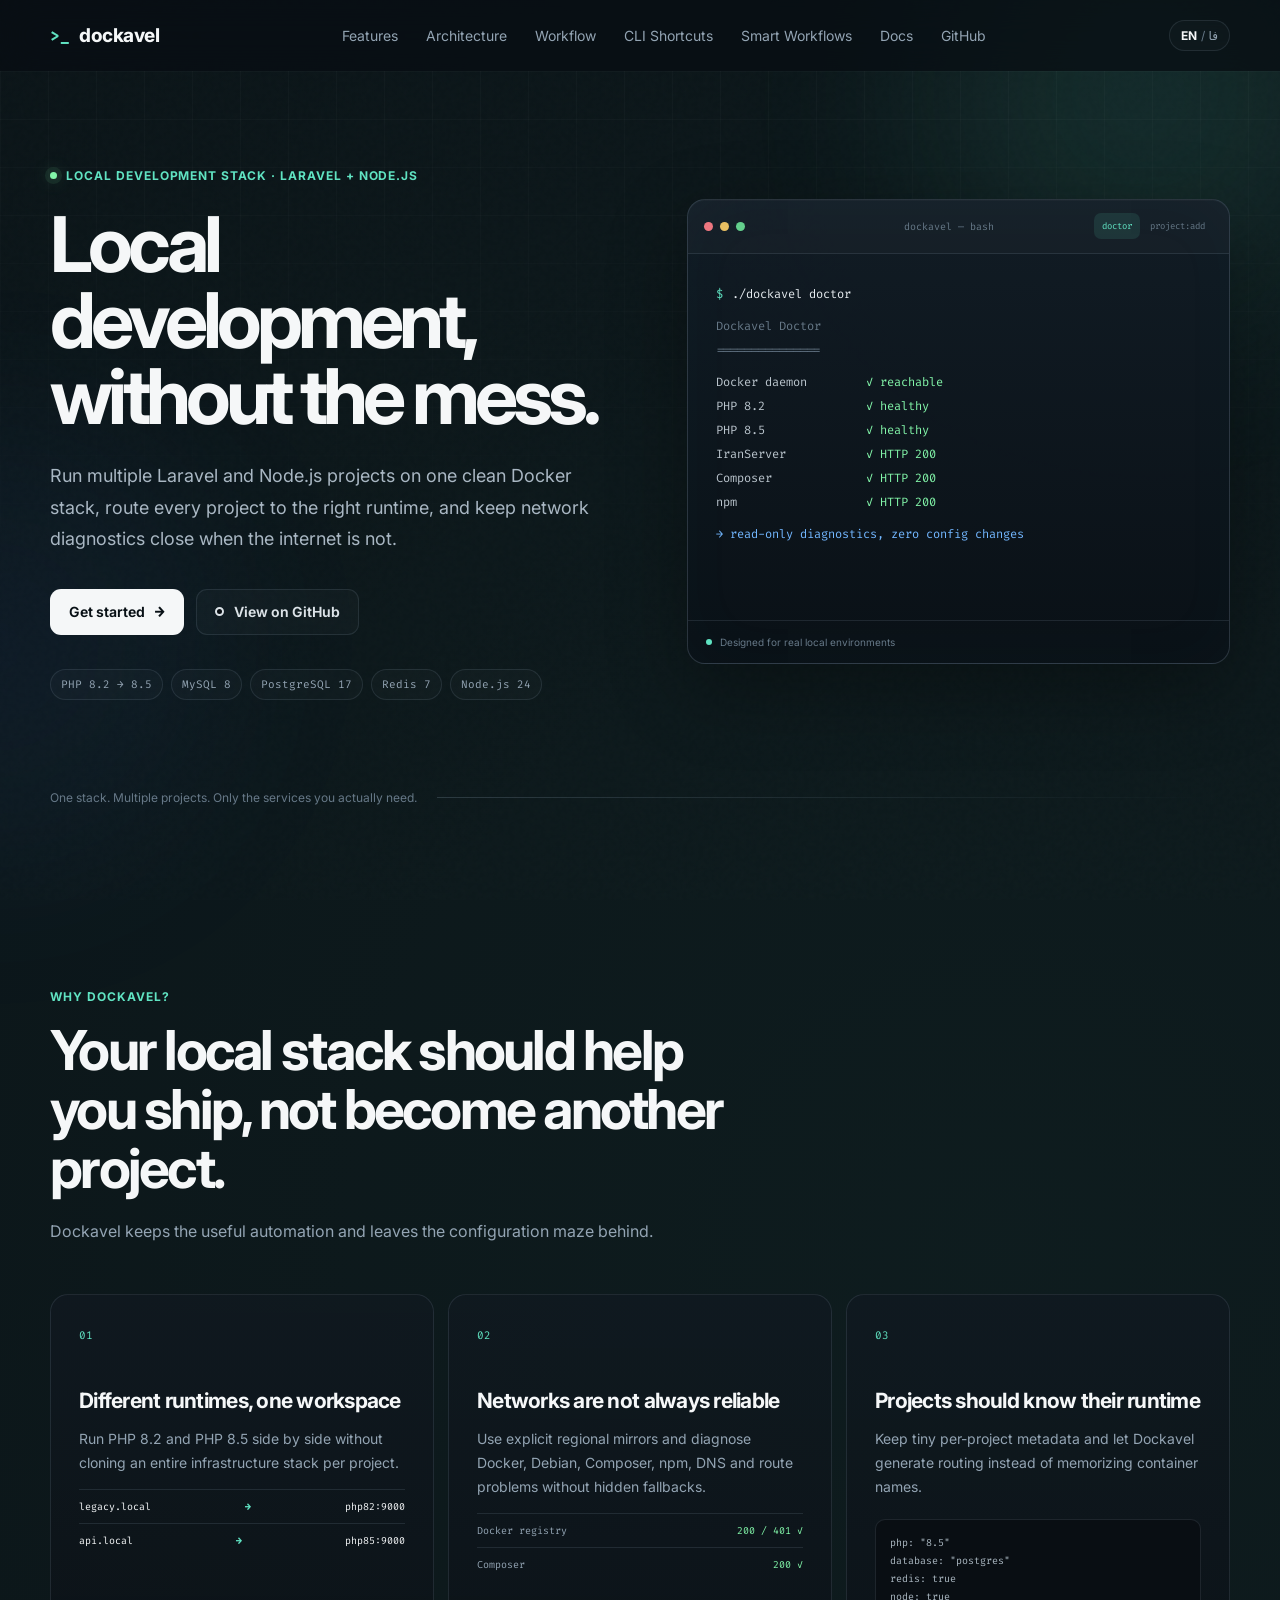
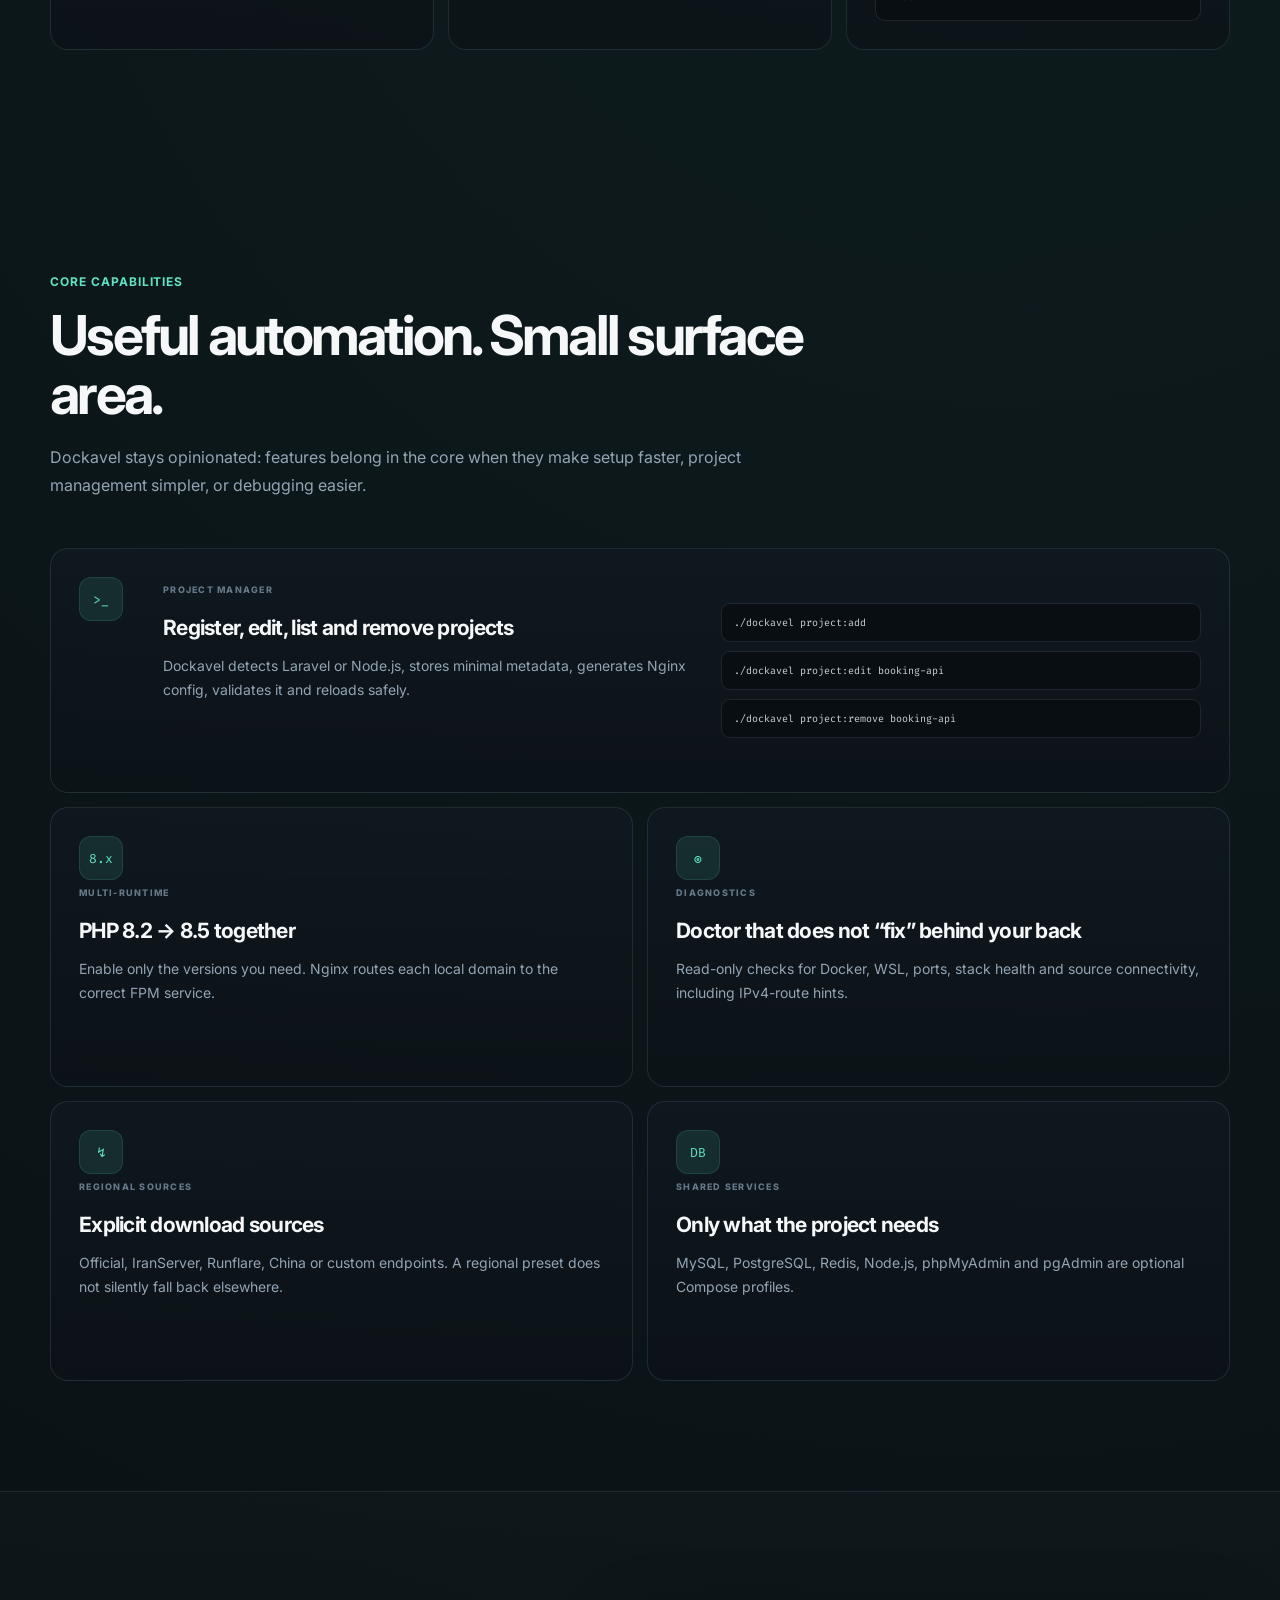
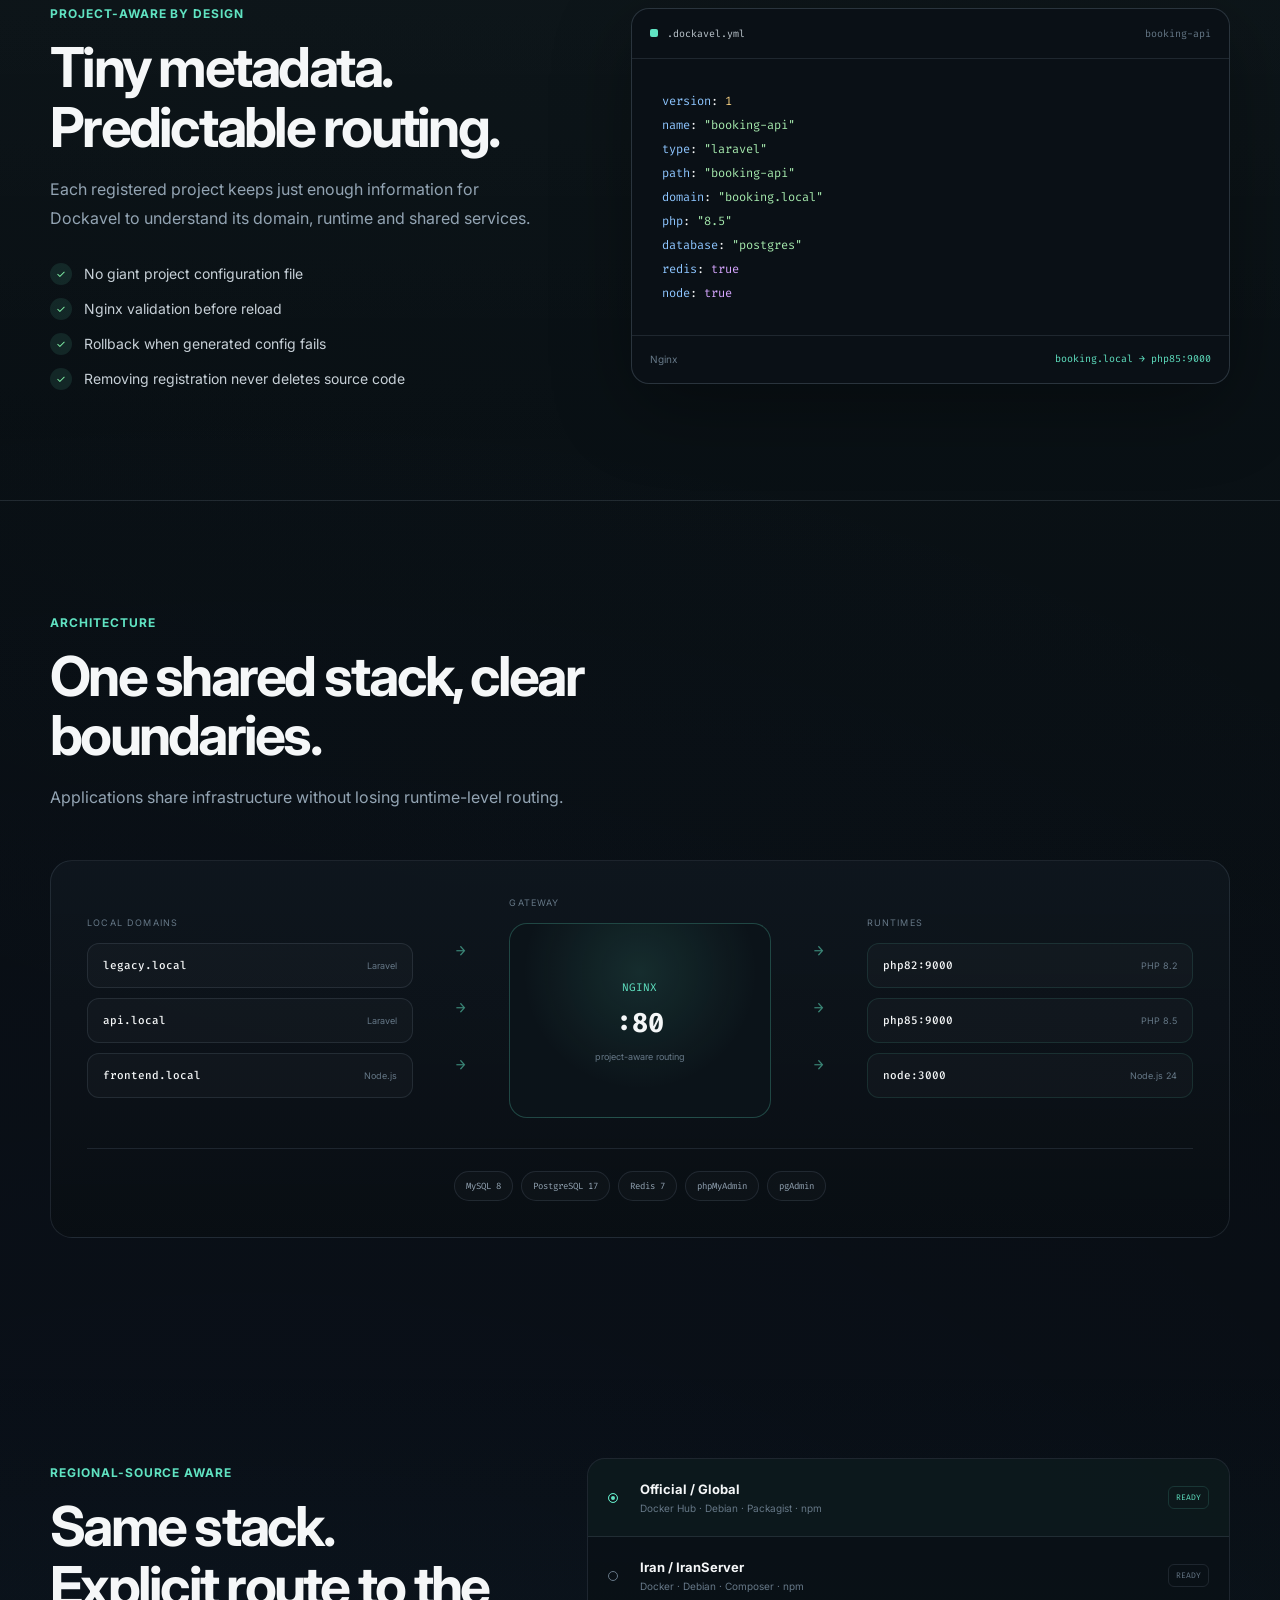
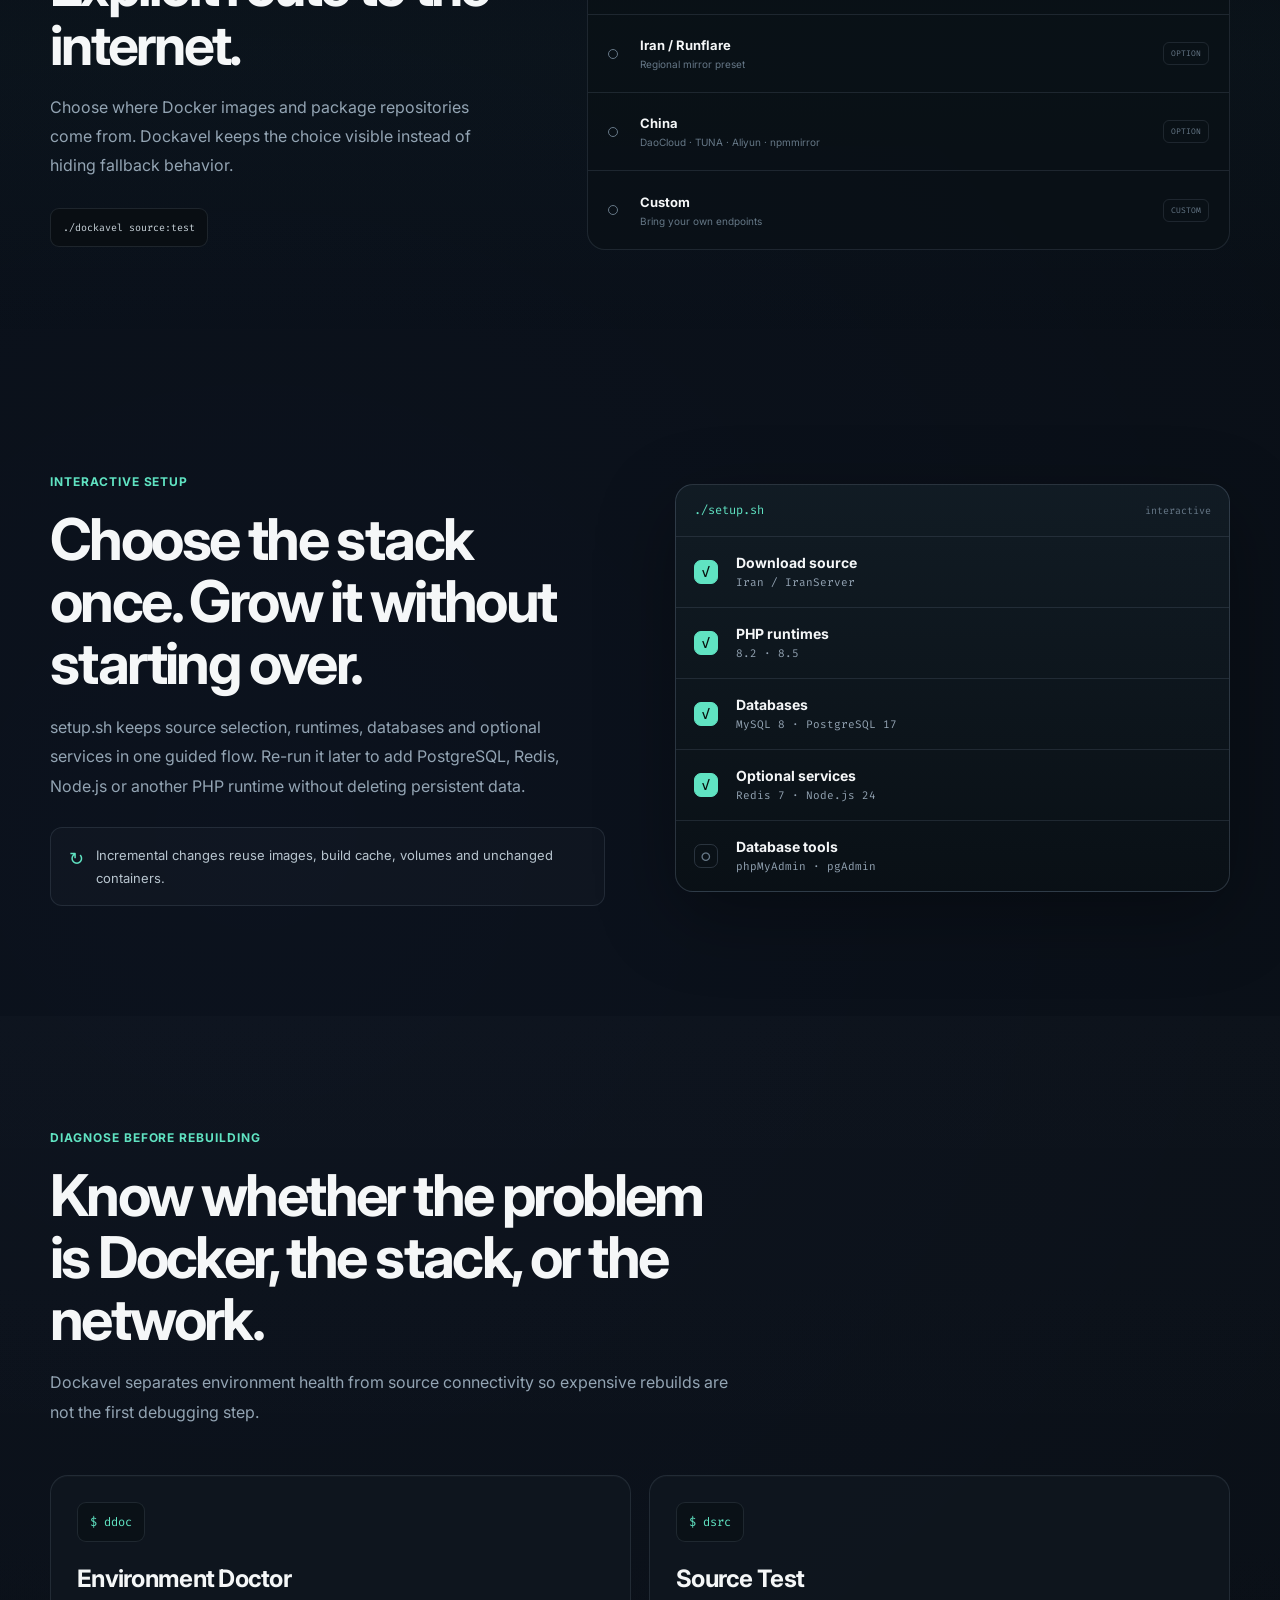
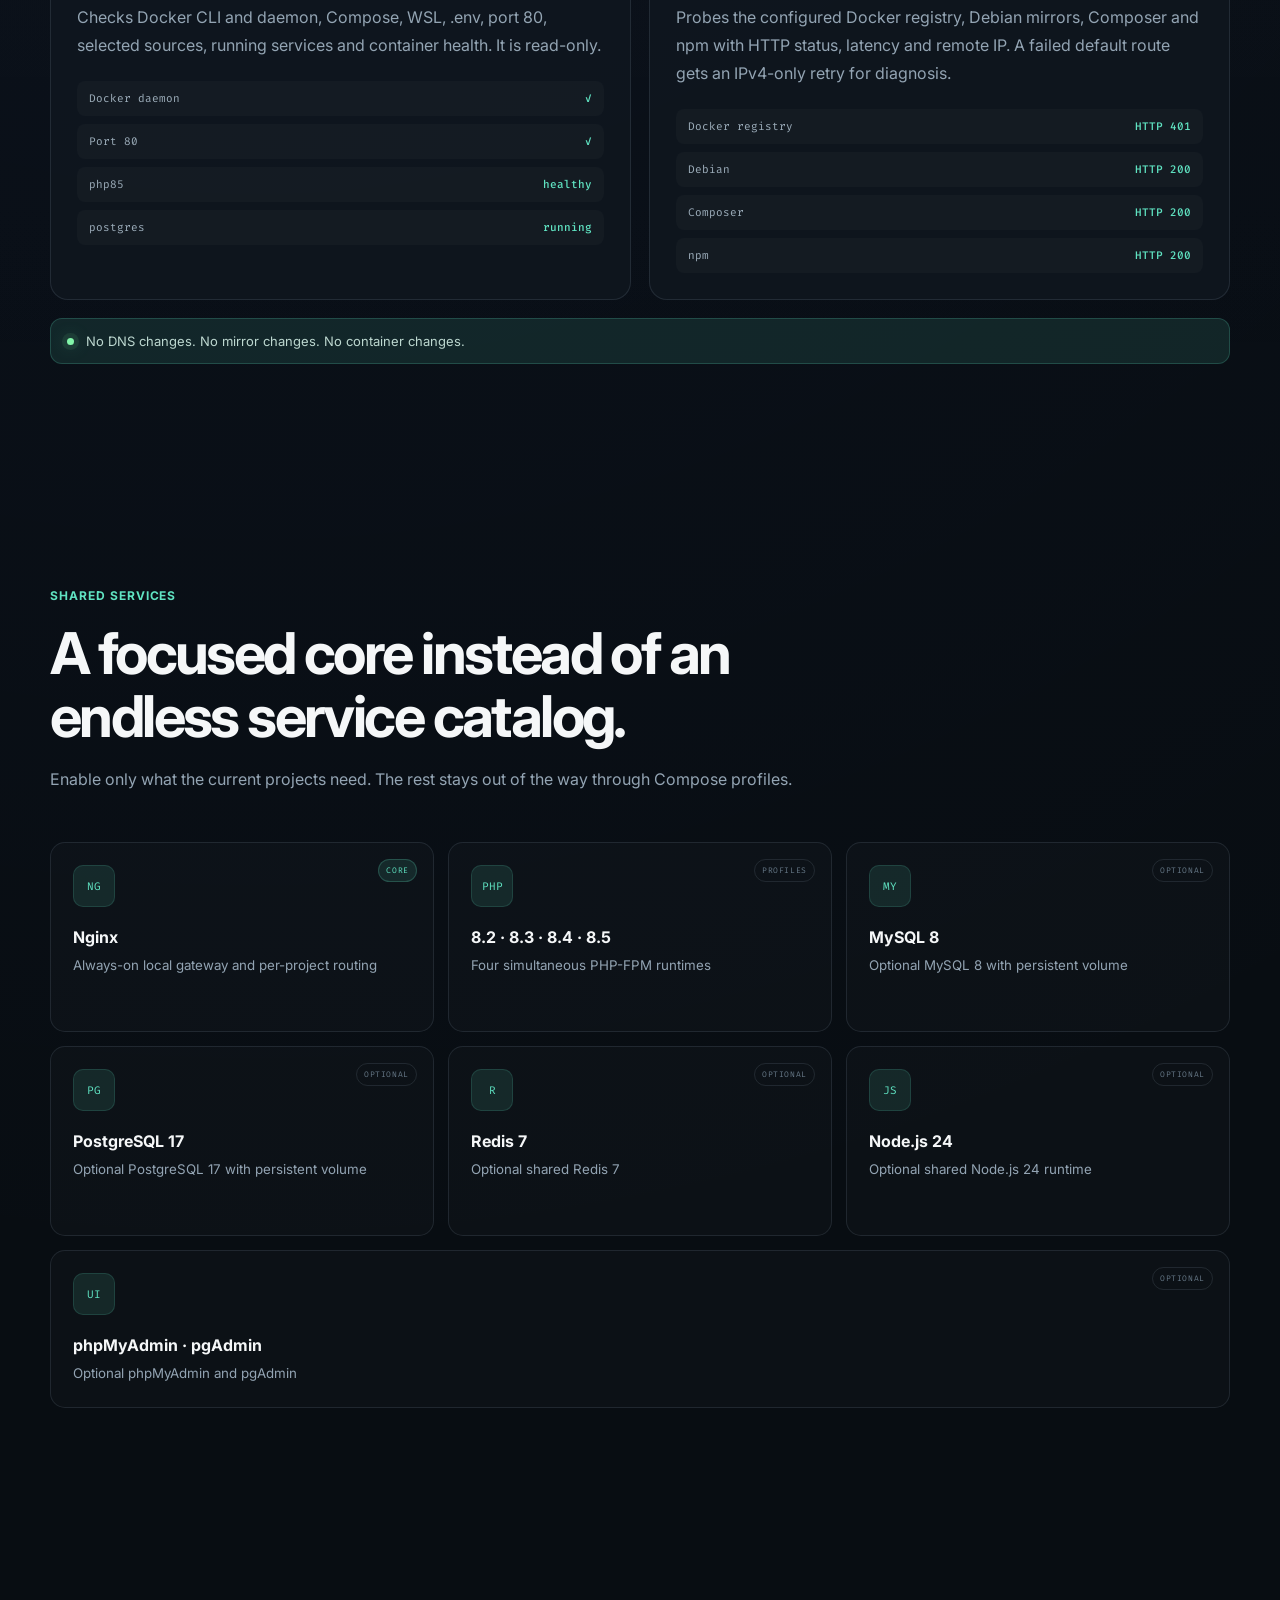
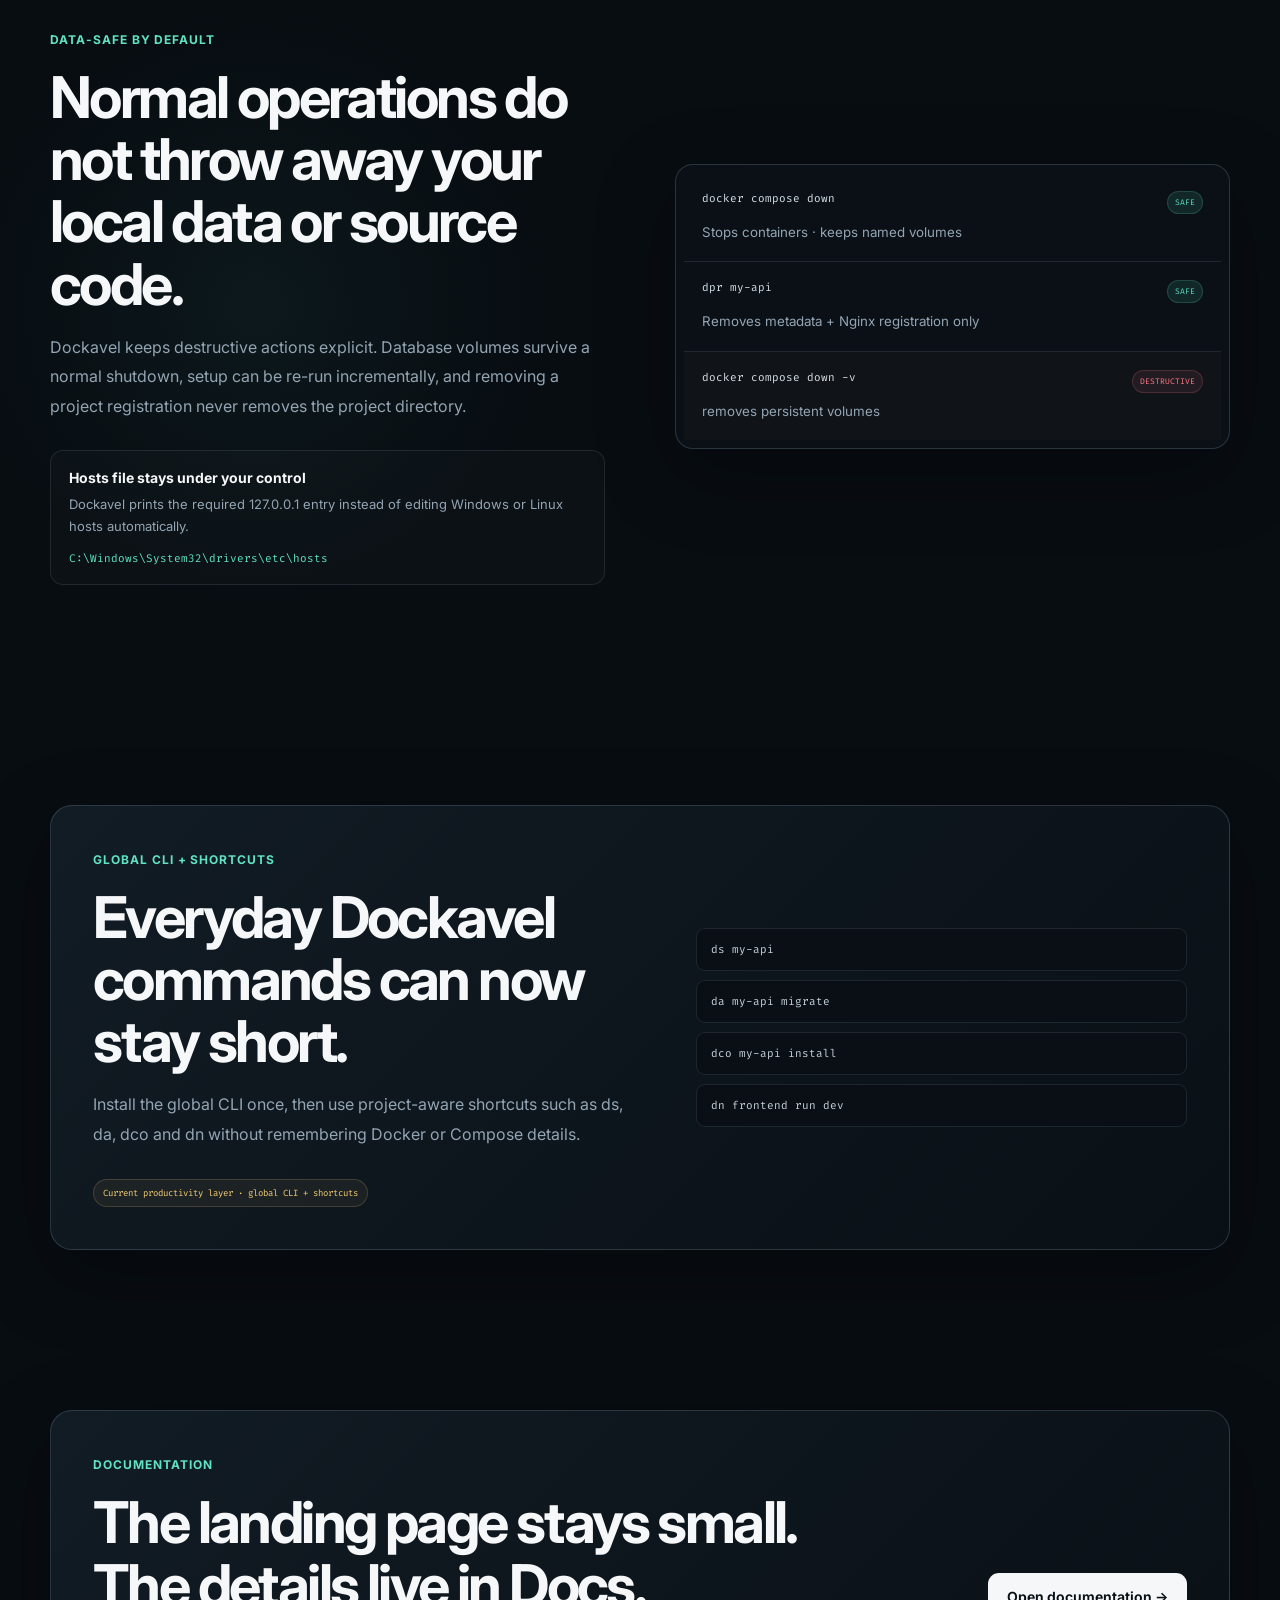
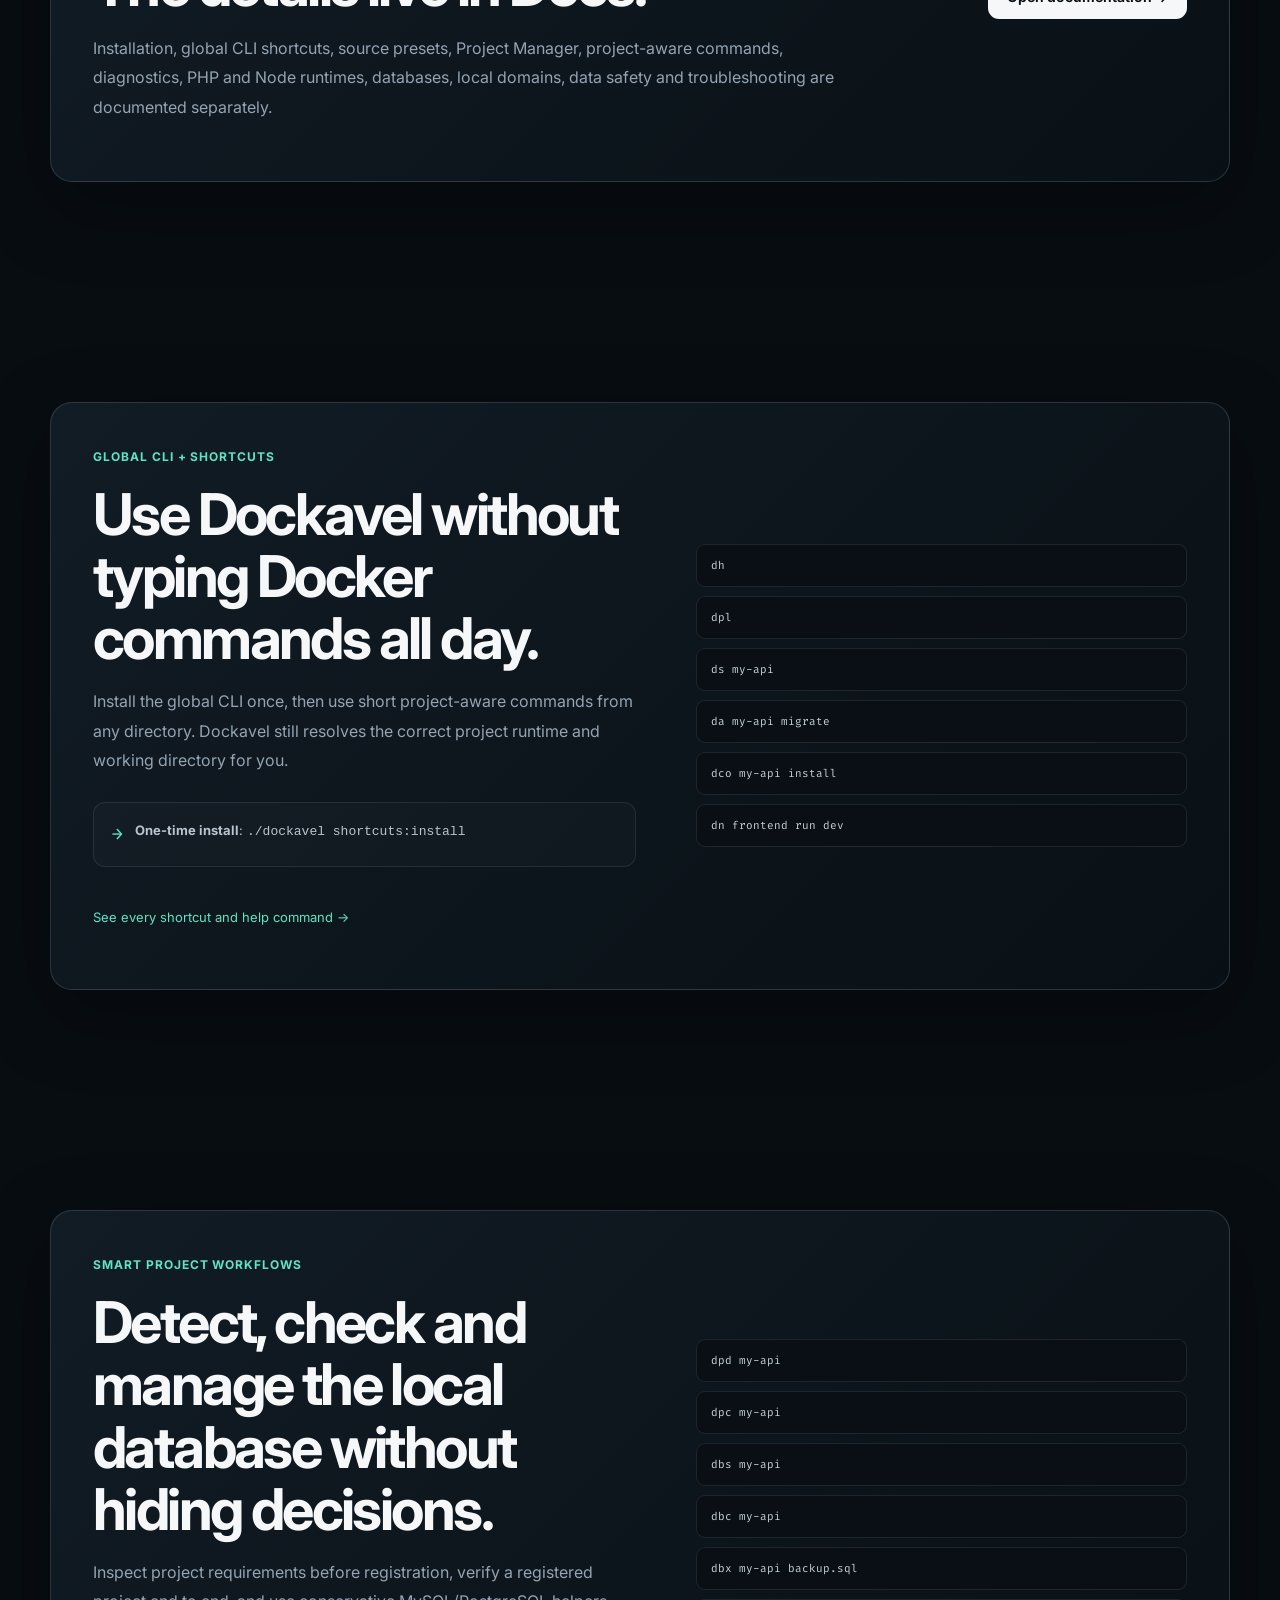
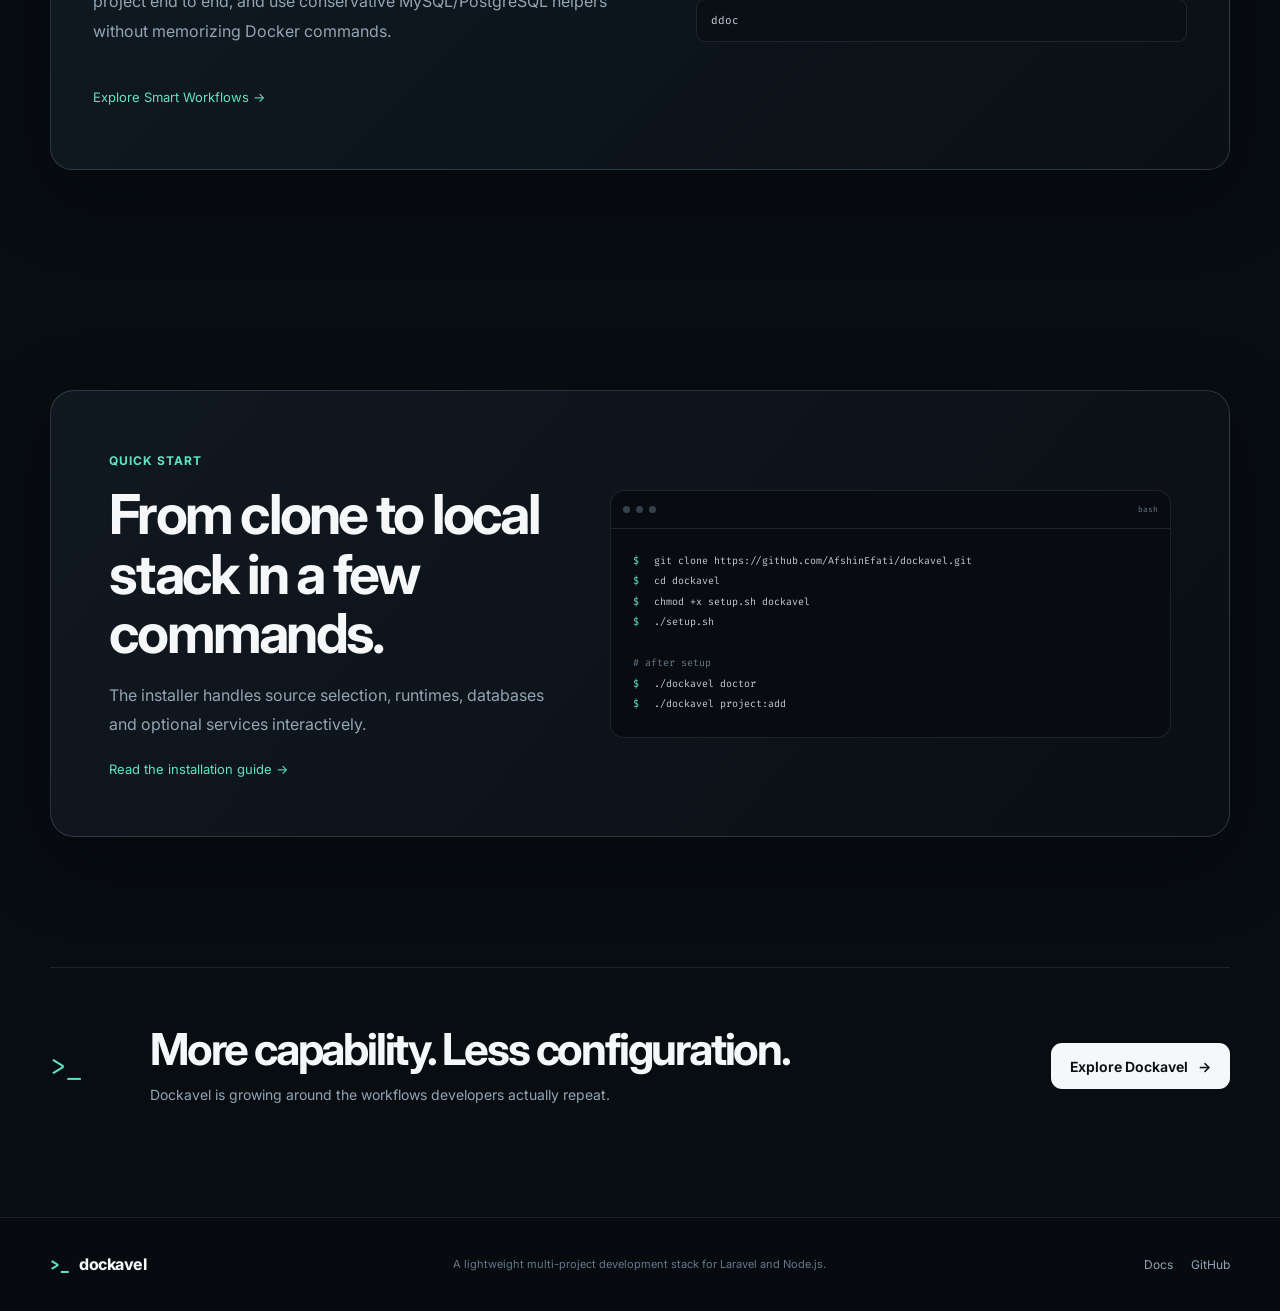
<file: index.html>
<!doctype html>
<html lang="en" dir="ltr">
<head>
  <meta charset="utf-8">
  <meta name="viewport" content="width=device-width, initial-scale=1">
  <meta name="theme-color" content="#080d12">
  <meta name="description" content="Dockavel is a clean, multi-project local development stack for Laravel and Node.js.">
  <meta name="robots" content="index,follow">

  <link rel="canonical" href="https://afshinefati.github.io/dockavel-site/">
  <link rel="icon" href="./favicon.svg" type="image/svg+xml">
  <link rel="manifest" href="./site.webmanifest">

  <meta property="og:type" content="website">
  <meta property="og:site_name" content="Dockavel">
  <meta property="og:title" content="Dockavel — clean local development">
  <meta property="og:description" content="Run multiple Laravel and Node.js projects on one clean Docker stack with multiple PHP runtimes, regional mirrors and built-in diagnostics.">
  <meta property="og:url" content="https://afshinefati.github.io/dockavel-site/">
  <meta property="og:image" content="https://afshinefati.github.io/dockavel-site/assets/images/dockavel-social.png">
  <meta property="og:image:width" content="1200">
  <meta property="og:image:height" content="630">
  <meta property="og:image:alt" content="Dockavel — Local development, without the mess.">

  <meta name="twitter:card" content="summary_large_image">
  <meta name="twitter:title" content="Dockavel — clean local development">
  <meta name="twitter:description" content="A lightweight multi-project development environment for Laravel and Node.js with multiple PHP runtimes, regional mirrors and diagnostics.">
  <meta name="twitter:image" content="https://afshinefati.github.io/dockavel-site/assets/images/dockavel-social.png">

  <title>Dockavel — clean local development</title>

  <link rel="preconnect" href="https://fonts.googleapis.com">
  <link rel="preconnect" href="https://fonts.gstatic.com" crossorigin>
  <link href="https://fonts.googleapis.com/css2?family=Fira+Code:wght@400;500;600&family=Inter:wght@400;500;600;700;800&family=Vazirmatn:wght@400;500;600;700;800&display=swap" rel="stylesheet">
  <link rel="stylesheet" href="./assets/css/styles.css">
</head>
<body>
  <div class="page-noise" aria-hidden="true"></div>
  <div class="page-glow page-glow-a" aria-hidden="true"></div>
  <div class="page-glow page-glow-b" aria-hidden="true"></div>

  <header class="site-header">
    <div class="container nav-wrap">
      <a class="brand" href="#top" aria-label="Dockavel home">
        <span class="brand-mark">&gt;_</span>
        <span class="brand-name">dockavel</span>
      </a>

      <nav class="nav-links" aria-label="Primary navigation">
        <a href="#features" data-i18n="nav.features">Features</a>
        <a href="#architecture" data-i18n="nav.architecture">Architecture</a>
        <a href="./docs/" data-i18n="nav.docs">Docs</a>
        <a href="https://github.com/AfshinEfati/dockavel" target="_blank" rel="noreferrer">GitHub</a>
      </nav>

      <div class="nav-actions">
        <button class="language-switch" type="button" id="languageSwitch" aria-label="Switch language">
          <span class="language-current">EN</span>
          <span class="language-divider">/</span>
          <span>فا</span>
        </button>
        <button class="menu-button" type="button" id="menuButton" aria-label="Open menu" aria-expanded="false">
          <span></span><span></span>
        </button>
      </div>
    </div>
  </header>

  <main id="top">
    <section class="hero section-shell">
      <div class="container hero-grid">
        <div class="hero-copy reveal">
          <div class="eyebrow">
            <span class="status-dot"></span>
            <span data-i18n="hero.eyebrow">Local development stack · Laravel + Node.js</span>
          </div>

          <h1 data-i18n="hero.title">Local development,<br>without the mess.</h1>
          <p class="hero-lead" data-i18n="hero.lead">
            Run multiple Laravel and Node.js projects on one clean Docker stack, route every project to the right runtime, and keep network diagnostics close when the internet is not.
          </p>

          <div class="hero-actions">
            <a class="button button-primary" href="#quick-start">
              <span data-i18n="hero.start">Get started</span>
              <span class="button-arrow">→</span>
            </a>
            <a class="button button-ghost" href="https://github.com/AfshinEfati/dockavel" target="_blank" rel="noreferrer">
              <span class="github-dot" aria-hidden="true"></span>
              <span data-i18n="hero.github">View on GitHub</span>
            </a>
          </div>

          <div class="stack-pills" aria-label="Supported stack">
            <span>PHP 8.2 → 8.5</span>
            <span>MySQL 8</span>
            <span>PostgreSQL 17</span>
            <span>Redis 7</span>
            <span>Node.js 24</span>
          </div>
        </div>

        <div class="terminal-card reveal reveal-delay-1" aria-label="Dockavel terminal preview">
          <div class="terminal-topbar">
            <div class="terminal-dots" aria-hidden="true"><span></span><span></span><span></span></div>
            <div class="terminal-title">dockavel — bash</div>
            <div class="terminal-tabs" role="tablist" aria-label="Terminal examples">
              <button class="terminal-tab active" type="button" data-terminal="doctor" role="tab">doctor</button>
              <button class="terminal-tab" type="button" data-terminal="project" role="tab">project:add</button>
            </div>
          </div>

          <div class="terminal-body" id="terminalDoctor">
            <div class="terminal-line command"><span class="prompt">$</span> ./dockavel doctor</div>
            <div class="terminal-gap"></div>
            <div class="terminal-line muted">Dockavel Doctor</div>
            <div class="terminal-line muted">===============</div>
            <div class="terminal-gap"></div>
            <div class="terminal-line"><span class="term-label">Docker daemon</span><span class="term-ok">✓ reachable</span></div>
            <div class="terminal-line"><span class="term-label">PHP 8.2</span><span class="term-ok">✓ healthy</span></div>
            <div class="terminal-line"><span class="term-label">PHP 8.5</span><span class="term-ok">✓ healthy</span></div>
            <div class="terminal-line"><span class="term-label">IranServer</span><span class="term-ok">✓ HTTP 200</span></div>
            <div class="terminal-line"><span class="term-label">Composer</span><span class="term-ok">✓ HTTP 200</span></div>
            <div class="terminal-line"><span class="term-label">npm</span><span class="term-ok">✓ HTTP 200</span></div>
            <div class="terminal-gap"></div>
            <div class="terminal-line term-note">→ read-only diagnostics, zero config changes</div>
          </div>

          <div class="terminal-body hidden" id="terminalProject">
            <div class="terminal-line command"><span class="prompt">$</span> ./dockavel project:add</div>
            <div class="terminal-gap"></div>
            <div class="terminal-line"><span class="term-muted">Project</span> booking-api</div>
            <div class="terminal-line"><span class="term-muted">Detected</span> <span class="term-ok">Laravel</span></div>
            <div class="terminal-line"><span class="term-muted">Domain</span> booking.local</div>
            <div class="terminal-line"><span class="term-muted">Runtime</span> PHP 8.5</div>
            <div class="terminal-line"><span class="term-muted">Database</span> PostgreSQL 17</div>
            <div class="terminal-line"><span class="term-muted">Redis</span> enabled</div>
            <div class="terminal-gap"></div>
            <div class="terminal-line term-ok">✓ Nginx configuration validated</div>
            <div class="terminal-line term-ok">✓ Project registered</div>
            <div class="terminal-gap"></div>
            <div class="terminal-line term-note">127.0.0.1 booking.local</div>
          </div>

          <div class="terminal-footer">
            <span class="terminal-footer-dot"></span>
            <span data-i18n="hero.terminalFooter">Designed for real local environments</span>
          </div>
        </div>
      </div>

      <div class="container trust-strip reveal reveal-delay-2">
        <span data-i18n="trust.label">One stack. Multiple projects. Only the services you actually need.</span>
        <div class="trust-line"></div>
      </div>
    </section>

    <section class="section-shell problem-section">
      <div class="container">
        <div class="section-heading narrow reveal">
          <span class="section-kicker" data-i18n="problem.kicker">Why Dockavel?</span>
          <h2 data-i18n="problem.title">Your local stack should help you ship, not become another project.</h2>
          <p data-i18n="problem.lead">Dockavel keeps the useful automation and leaves the configuration maze behind.</p>
        </div>

        <div class="problem-grid">
          <article class="problem-card reveal">
            <span class="card-index">01</span>
            <h3 data-i18n="problem.multiTitle">Different runtimes, one workspace</h3>
            <p data-i18n="problem.multiText">Run PHP 8.2 and PHP 8.5 side by side without cloning an entire infrastructure stack per project.</p>
            <div class="mini-code"><span>legacy.local</span><b>→</b><span>php82:9000</span></div>
            <div class="mini-code"><span>api.local</span><b>→</b><span>php85:9000</span></div>
          </article>

          <article class="problem-card reveal reveal-delay-1">
            <span class="card-index">02</span>
            <h3 data-i18n="problem.networkTitle">Networks are not always reliable</h3>
            <p data-i18n="problem.networkText">Use explicit regional mirrors and diagnose Docker, Debian, Composer, npm, DNS and route problems without hidden fallbacks.</p>
            <div class="health-row"><span>Docker registry</span><span class="health-ok">200 / 401 ✓</span></div>
            <div class="health-row"><span>Composer</span><span class="health-ok">200 ✓</span></div>
          </article>

          <article class="problem-card reveal reveal-delay-2">
            <span class="card-index">03</span>
            <h3 data-i18n="problem.projectTitle">Projects should know their runtime</h3>
            <p data-i18n="problem.projectText">Keep tiny per-project metadata and let Dockavel generate routing instead of memorizing container names.</p>
            <pre class="metadata-preview"><code>php: "8.5"
database: "postgres"
redis: true
node: true</code></pre>
          </article>
        </div>
      </div>
    </section>

    <section class="section-shell" id="features">
      <div class="container">
        <div class="section-heading reveal">
          <span class="section-kicker" data-i18n="features.kicker">Core capabilities</span>
          <h2 data-i18n="features.title">Useful automation. Small surface area.</h2>
          <p data-i18n="features.lead">Dockavel stays opinionated: features belong in the core when they make setup faster, project management simpler, or debugging easier.</p>
        </div>

        <div class="feature-grid">
          <article class="feature-card feature-wide reveal">
            <div class="feature-icon">&gt;_</div>
            <div>
              <span class="feature-tag">PROJECT MANAGER</span>
              <h3 data-i18n="features.managerTitle">Register, edit, list and remove projects</h3>
              <p data-i18n="features.managerText">Dockavel detects Laravel or Node.js, stores minimal metadata, generates Nginx config, validates it and reloads safely.</p>
            </div>
            <div class="feature-command-stack">
              <code>./dockavel project:add</code>
              <code>./dockavel project:edit booking-api</code>
              <code>./dockavel project:remove booking-api</code>
            </div>
          </article>

          <article class="feature-card reveal">
            <div class="feature-icon">8.x</div>
            <span class="feature-tag">MULTI-RUNTIME</span>
            <h3 data-i18n="features.phpTitle">PHP 8.2 → 8.5 together</h3>
            <p data-i18n="features.phpText">Enable only the versions you need. Nginx routes each local domain to the correct FPM service.</p>
          </article>

          <article class="feature-card reveal reveal-delay-1">
            <div class="feature-icon">◎</div>
            <span class="feature-tag">DIAGNOSTICS</span>
            <h3 data-i18n="features.doctorTitle">Doctor that does not “fix” behind your back</h3>
            <p data-i18n="features.doctorText">Read-only checks for Docker, WSL, ports, stack health and source connectivity, including IPv4-route hints.</p>
          </article>

          <article class="feature-card reveal">
            <div class="feature-icon">↯</div>
            <span class="feature-tag">REGIONAL SOURCES</span>
            <h3 data-i18n="features.sourceTitle">Explicit download sources</h3>
            <p data-i18n="features.sourceText">Official, IranServer, Runflare, China or custom endpoints. A regional preset does not silently fall back elsewhere.</p>
          </article>

          <article class="feature-card reveal reveal-delay-1">
            <div class="feature-icon">DB</div>
            <span class="feature-tag">SHARED SERVICES</span>
            <h3 data-i18n="features.servicesTitle">Only what the project needs</h3>
            <p data-i18n="features.servicesText">MySQL, PostgreSQL, Redis, Node.js, phpMyAdmin and pgAdmin are optional Compose profiles.</p>
          </article>
        </div>
      </div>
    </section>

    <section class="section-shell project-showcase">
      <div class="container showcase-grid">
        <div class="showcase-copy reveal">
          <span class="section-kicker" data-i18n="manager.kicker">Project-aware by design</span>
          <h2 data-i18n="manager.title">Tiny metadata. Predictable routing.</h2>
          <p data-i18n="manager.text">Each registered project keeps just enough information for Dockavel to understand its domain, runtime and shared services.</p>

          <div class="showcase-points">
            <div><span class="check">✓</span><span data-i18n="manager.point1">No giant project configuration file</span></div>
            <div><span class="check">✓</span><span data-i18n="manager.point2">Nginx validation before reload</span></div>
            <div><span class="check">✓</span><span data-i18n="manager.point3">Rollback when generated config fails</span></div>
            <div><span class="check">✓</span><span data-i18n="manager.point4">Removing registration never deletes source code</span></div>
          </div>
        </div>

        <div class="metadata-window reveal reveal-delay-1">
          <div class="metadata-titlebar">
            <div><span class="file-dot"></span>.dockavel.yml</div>
            <span>booking-api</span>
          </div>
          <pre><code><span class="syntax-key">version</span>: <span class="syntax-number">1</span>
<span class="syntax-key">name</span>: <span class="syntax-string">"booking-api"</span>
<span class="syntax-key">type</span>: <span class="syntax-string">"laravel"</span>
<span class="syntax-key">path</span>: <span class="syntax-string">"booking-api"</span>
<span class="syntax-key">domain</span>: <span class="syntax-string">"booking.local"</span>
<span class="syntax-key">php</span>: <span class="syntax-string">"8.5"</span>
<span class="syntax-key">database</span>: <span class="syntax-string">"postgres"</span>
<span class="syntax-key">redis</span>: <span class="syntax-bool">true</span>
<span class="syntax-key">node</span>: <span class="syntax-bool">true</span></code></pre>
          <div class="metadata-footer">
            <span>Nginx</span>
            <code>booking.local → php85:9000</code>
          </div>
        </div>
      </div>
    </section>

    <section class="section-shell" id="architecture">
      <div class="container">
        <div class="section-heading narrow reveal">
          <span class="section-kicker" data-i18n="architecture.kicker">Architecture</span>
          <h2 data-i18n="architecture.title">One shared stack, clear boundaries.</h2>
          <p data-i18n="architecture.lead">Applications share infrastructure without losing runtime-level routing.</p>
        </div>

        <div class="architecture-board reveal">
          <div class="arch-column">
            <span class="arch-label" data-i18n="architecture.requests">Local domains</span>
            <div class="arch-node"><strong>legacy.local</strong><small>Laravel</small></div>
            <div class="arch-node"><strong>api.local</strong><small>Laravel</small></div>
            <div class="arch-node"><strong>frontend.local</strong><small>Node.js</small></div>
          </div>

          <div class="arch-flow"><span>→</span><span>→</span><span>→</span></div>

          <div class="arch-column arch-center">
            <span class="arch-label">Gateway</span>
            <div class="arch-nginx">
              <span class="nginx-badge">NGINX</span>
              <strong>:80</strong>
              <small data-i18n="architecture.routing">project-aware routing</small>
            </div>
          </div>

          <div class="arch-flow"><span>→</span><span>→</span><span>→</span></div>

          <div class="arch-column">
            <span class="arch-label">Runtimes</span>
            <div class="arch-node runtime-node"><strong>php82:9000</strong><small>PHP 8.2</small></div>
            <div class="arch-node runtime-node"><strong>php85:9000</strong><small>PHP 8.5</small></div>
            <div class="arch-node runtime-node"><strong>node:3000</strong><small>Node.js 24</small></div>
          </div>

          <div class="arch-services">
            <span>MySQL 8</span><span>PostgreSQL 17</span><span>Redis 7</span><span>phpMyAdmin</span><span>pgAdmin</span>
          </div>
        </div>
      </div>
    </section>

    <section class="section-shell source-section">
      <div class="container source-grid">
        <div class="source-copy reveal">
          <span class="section-kicker" data-i18n="sources.kicker">Regional-source aware</span>
          <h2 data-i18n="sources.title">Same stack. Explicit route to the internet.</h2>
          <p data-i18n="sources.text">Choose where Docker images and package repositories come from. Dockavel keeps the choice visible instead of hiding fallback behavior.</p>
          <code class="inline-command">./dockavel source:test</code>
        </div>

        <div class="source-list reveal reveal-delay-1">
          <div class="source-item active"><span class="source-radio"></span><div><strong>Official / Global</strong><small>Docker Hub · Debian · Packagist · npm</small></div><span class="source-state">READY</span></div>
          <div class="source-item"><span class="source-radio"></span><div><strong>Iran / IranServer</strong><small>Docker · Debian · Composer · npm</small></div><span class="source-state">READY</span></div>
          <div class="source-item"><span class="source-radio"></span><div><strong>Iran / Runflare</strong><small>Regional mirror preset</small></div><span class="source-state">OPTION</span></div>
          <div class="source-item"><span class="source-radio"></span><div><strong>China</strong><small>DaoCloud · TUNA · Aliyun · npmmirror</small></div><span class="source-state">OPTION</span></div>
          <div class="source-item"><span class="source-radio"></span><div><strong>Custom</strong><small data-i18n="sources.custom">Bring your own endpoints</small></div><span class="source-state">CUSTOM</span></div>
        </div>
      </div>
    </section>

    <section class="section-shell quick-start-section" id="quick-start">
      <div class="container quick-start-wrap reveal">
        <div class="quick-copy">
          <span class="section-kicker" data-i18n="quick.kicker">Quick start</span>
          <h2 data-i18n="quick.title">From clone to local stack in a few commands.</h2>
          <p data-i18n="quick.text">The installer handles source selection, runtimes, databases and optional services interactively.</p>
          <a class="text-link" href="./docs/" data-i18n="quick.docs">Read the installation guide →</a>
        </div>

        <div class="quick-terminal">
          <div class="quick-terminal-bar"><span></span><span></span><span></span><small>bash</small></div>
          <pre><code><span class="prompt">$</span> git clone https://github.com/AfshinEfati/dockavel.git
<span class="prompt">$</span> cd dockavel
<span class="prompt">$</span> chmod +x setup.sh dockavel
<span class="prompt">$</span> ./setup.sh

<span class="code-comment"># after setup</span>
<span class="prompt">$</span> ./dockavel doctor
<span class="prompt">$</span> ./dockavel project:add</code></pre>
        </div>
      </div>
    </section>

    <section class="section-shell closing-section">
      <div class="container closing-card reveal">
        <span class="closing-mark">&gt;_</span>
        <div>
          <h2 data-i18n="closing.title">More capability. Less configuration.</h2>
          <p data-i18n="closing.text">Dockavel is growing around the workflows developers actually repeat.</p>
        </div>
        <a class="button button-primary" href="https://github.com/AfshinEfati/dockavel" target="_blank" rel="noreferrer">
          <span data-i18n="closing.button">Explore Dockavel</span><span>→</span>
        </a>
      </div>
    </section>
  </main>

  <footer class="site-footer">
    <div class="container footer-wrap">
      <a class="brand footer-brand" href="#top"><span class="brand-mark">&gt;_</span><span class="brand-name">dockavel</span></a>
      <p data-i18n="footer.text">A lightweight multi-project development stack for Laravel and Node.js.</p>
      <div class="footer-links">
        <a href="./docs/" data-i18n="nav.docs">Docs</a>
        <a href="https://github.com/AfshinEfati/dockavel" target="_blank" rel="noreferrer">GitHub</a>
      </div>
    </div>
  </footer>

  <script src="./assets/js/app.js"></script>
</body>
</html>
</file>
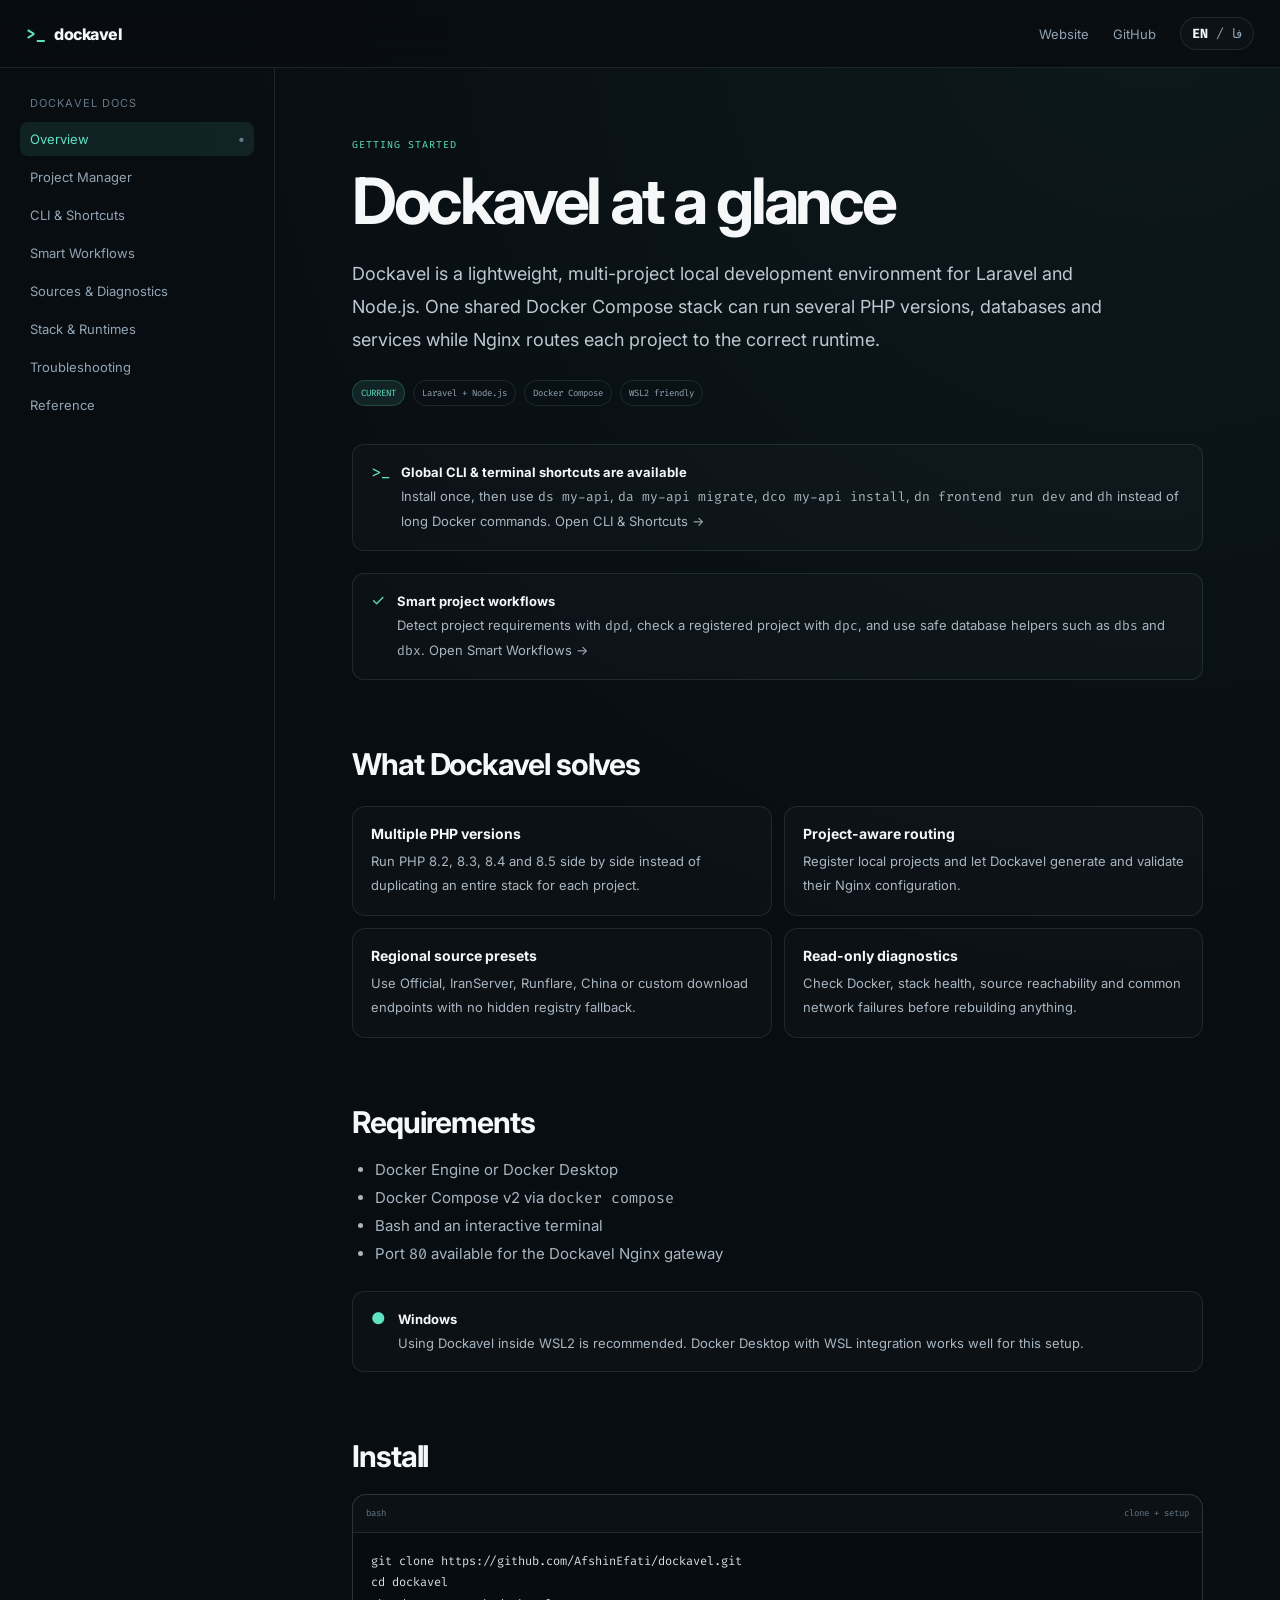
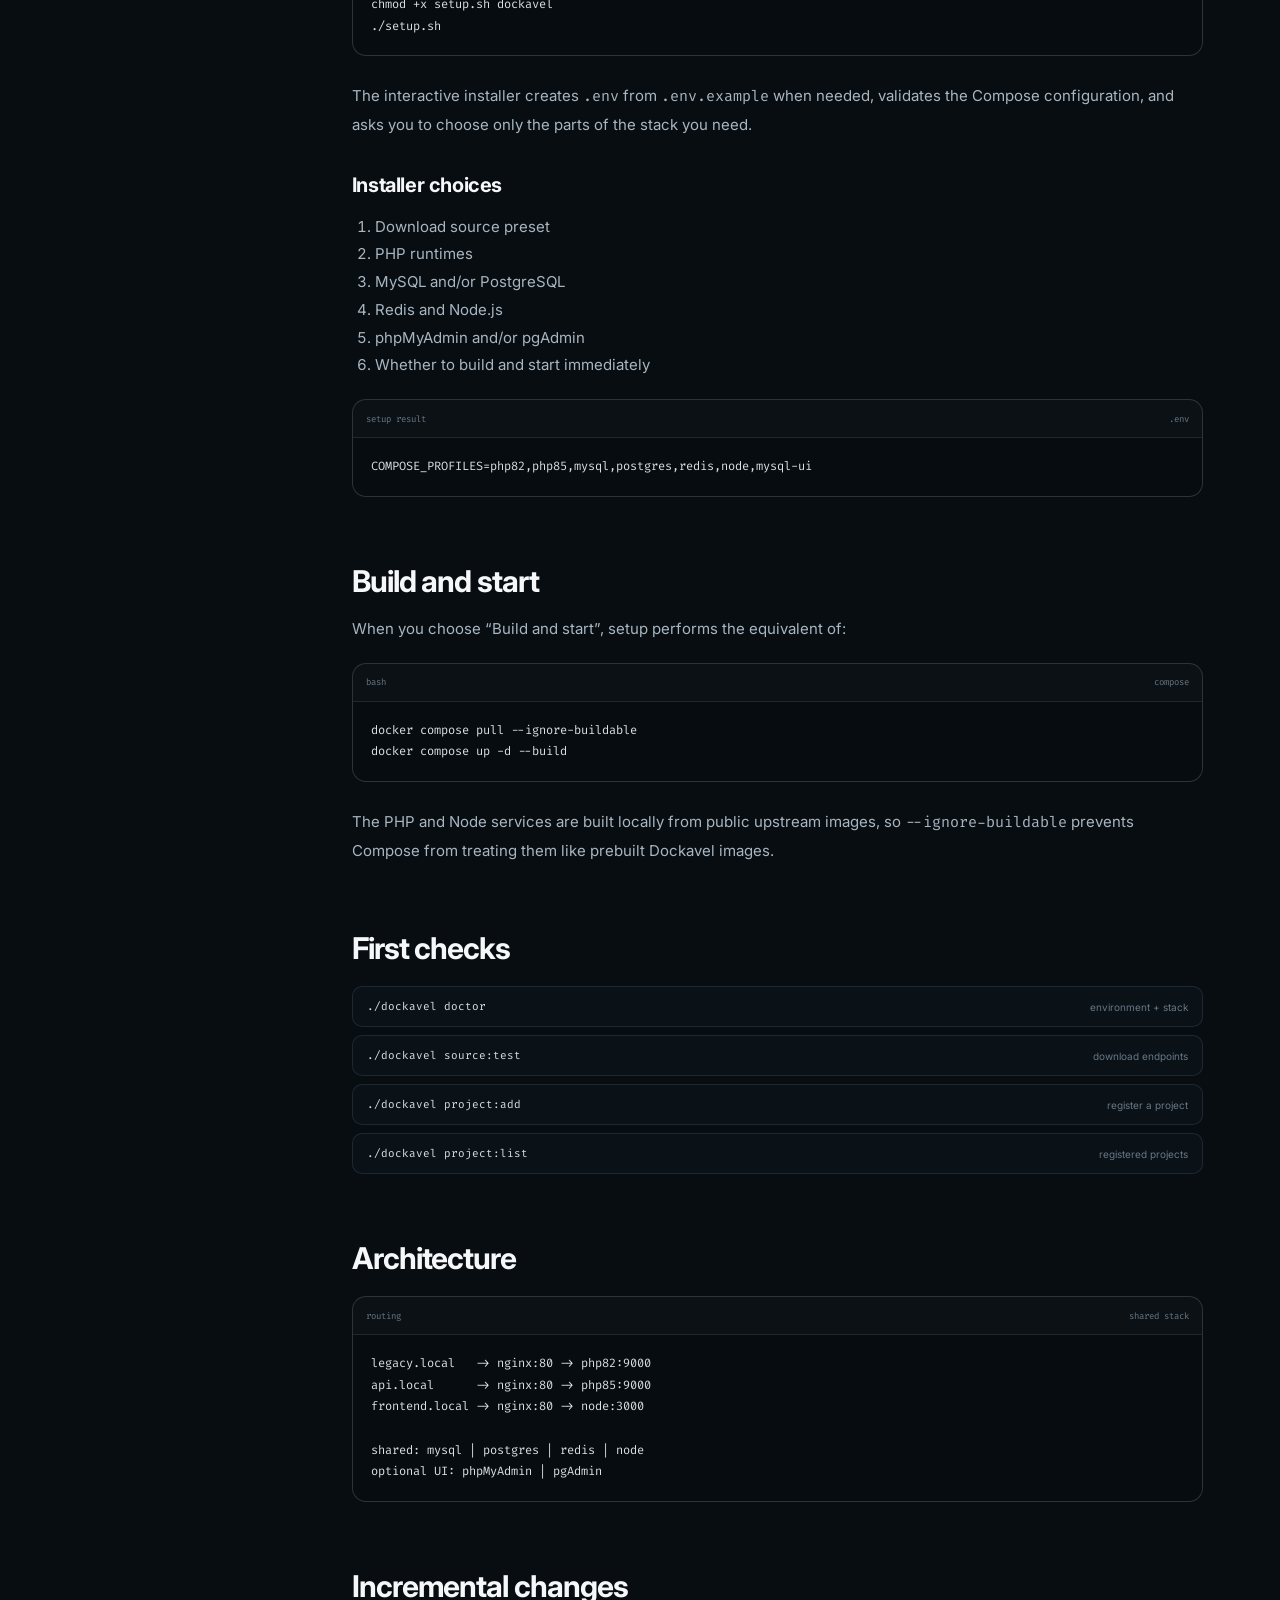
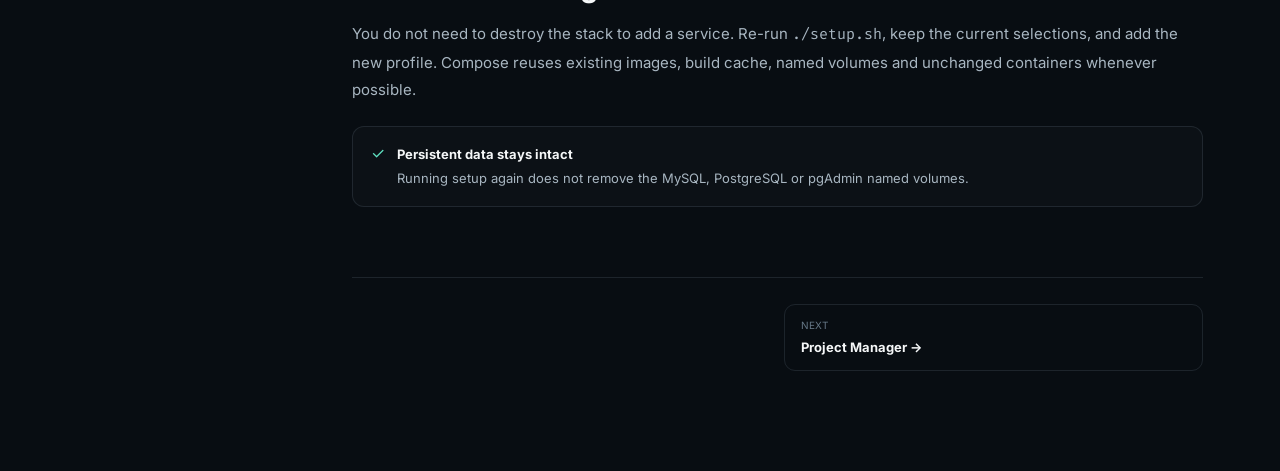
<file: docs/index.html>
<!doctype html><html lang="en" dir="ltr"><head><meta charset="utf-8"><meta name="viewport" content="width=device-width,initial-scale=1"><meta name="theme-color" content="#080d12"><meta name="description" content="Dockavel documentation: installation, project management, runtimes, regional sources, diagnostics and troubleshooting."><meta name="robots" content="index,follow"><link rel="canonical" href="https://afshinefati.github.io/dockavel-site/docs/"><link rel="icon" href="../favicon.svg" type="image/svg+xml"><meta property="og:type" content="website"><meta property="og:site_name" content="Dockavel"><meta property="og:title" content="Dockavel Documentation"><meta property="og:description" content="Installation, project management, runtimes, regional sources, diagnostics and troubleshooting for Dockavel."><meta property="og:url" content="https://afshinefati.github.io/dockavel-site/docs/"><meta property="og:image" content="https://afshinefati.github.io/dockavel-site/assets/images/dockavel-social.png"><meta name="twitter:card" content="summary_large_image"><meta name="twitter:title" content="Dockavel Documentation"><meta name="twitter:description" content="Installation, project management, runtimes, regional sources, diagnostics and troubleshooting for Dockavel."><meta name="twitter:image" content="https://afshinefati.github.io/dockavel-site/assets/images/dockavel-social.png"><title>Overview — Dockavel Docs</title><link rel="stylesheet" href="./assets/docs.css"></head><body data-doc="overview" data-title-en="Overview" data-title-fa="نمای کلی"><header class="docs-header"><div class="docs-head-inner"><button class="mobile-docs-menu" aria-label="Open docs menu">☰</button><a class="brand" data-home-link href="../"><span class="brand-mark">&gt;_</span><span>dockavel</span></a><div class="docs-head-spacer"></div><a class="top-link docs-home-label" data-home-link href="../">Website</a><a class="top-link github-link" href="https://github.com/AfshinEfati/dockavel" target="_blank" rel="noreferrer">GitHub</a><button class="lang-switch" type="button"><b>EN</b> / <span>فا</span></button></div></header><div class="docs-layout"><aside class="docs-sidebar"><div class="sidebar-title">Dockavel Docs</div><nav class="sidebar-nav"></nav></aside><main class="docs-main"><article class="docs-content"><div class="lang-en"><span class="doc-kicker">GETTING STARTED</span><h1>Dockavel at a glance</h1><p class="lead">Dockavel is a lightweight, multi-project local development environment for Laravel and Node.js. One shared Docker Compose stack can run several PHP versions, databases and services while Nginx routes each project to the correct runtime.</p><div class="doc-meta"><span class="doc-badge good">CURRENT</span><span class="doc-badge">Laravel + Node.js</span><span class="doc-badge">Docker Compose</span><span class="doc-badge">WSL2 friendly</span></div><h2>What Dockavel solves</h2><div class="card-grid"><div class="doc-card"><strong>Multiple PHP versions</strong><p>Run PHP 8.2, 8.3, 8.4 and 8.5 side by side instead of duplicating an entire stack for each project.</p></div><div class="doc-card"><strong>Project-aware routing</strong><p>Register local projects and let Dockavel generate and validate their Nginx configuration.</p></div><div class="doc-card"><strong>Regional source presets</strong><p>Use Official, IranServer, Runflare, China or custom download endpoints with no hidden registry fallback.</p></div><div class="doc-card"><strong>Read-only diagnostics</strong><p>Check Docker, stack health, source reachability and common network failures before rebuilding anything.</p></div></div><h2>Requirements</h2><ul><li>Docker Engine or Docker Desktop</li><li>Docker Compose v2 via <code>docker compose</code></li><li>Bash and an interactive terminal</li><li>Port <code>80</code> available for the Dockavel Nginx gateway</li></ul><div class="notice info"><span>●</span><div><strong>Windows</strong><p>Using Dockavel inside WSL2 is recommended. Docker Desktop with WSL integration works well for this setup.</p></div></div><h2>Install</h2><div class="code-block"><div class="code-head"><span>bash</span><span>clone + setup</span></div><pre><code>git clone https://github.com/AfshinEfati/dockavel.git
cd dockavel
chmod +x setup.sh dockavel
./setup.sh</code></pre></div><p>The interactive installer creates <code>.env</code> from <code>.env.example</code> when needed, validates the Compose configuration, and asks you to choose only the parts of the stack you need.</p><h3>Installer choices</h3><ol><li>Download source preset</li><li>PHP runtimes</li><li>MySQL and/or PostgreSQL</li><li>Redis and Node.js</li><li>phpMyAdmin and/or pgAdmin</li><li>Whether to build and start immediately</li></ol><div class="code-block"><div class="code-head"><span>setup result</span><span>.env</span></div><pre><code>COMPOSE_PROFILES=php82,php85,mysql,postgres,redis,node,mysql-ui</code></pre></div><h2>Build and start</h2><p>When you choose “Build and start”, setup performs the equivalent of:</p><div class="code-block"><div class="code-head"><span>bash</span><span>compose</span></div><pre><code>docker compose pull --ignore-buildable
docker compose up -d --build</code></pre></div><p>The PHP and Node services are built locally from public upstream images, so <code>--ignore-buildable</code> prevents Compose from treating them like prebuilt Dockavel images.</p><h2>First checks</h2><div class="command-list"><div class="command-row"><code>./dockavel doctor</code><span>environment + stack</span></div><div class="command-row"><code>./dockavel source:test</code><span>download endpoints</span></div><div class="command-row"><code>./dockavel project:add</code><span>register a project</span></div><div class="command-row"><code>./dockavel project:list</code><span>registered projects</span></div></div><h2>Architecture</h2><div class="code-block"><div class="code-head"><span>routing</span><span>shared stack</span></div><pre><code>legacy.local   -> nginx:80 -> php82:9000
api.local      -> nginx:80 -> php85:9000
frontend.local -> nginx:80 -> node:3000

shared: mysql | postgres | redis | node
optional UI: phpMyAdmin | pgAdmin</code></pre></div><h2>Incremental changes</h2><p>You do not need to destroy the stack to add a service. Re-run <code>./setup.sh</code>, keep the current selections, and add the new profile. Compose reuses existing images, build cache, named volumes and unchanged containers whenever possible.</p><div class="notice info"><span>✓</span><div><strong>Persistent data stays intact</strong><p>Running setup again does not remove the MySQL, PostgreSQL or pgAdmin named volumes.</p></div></div><div class="page-nav"><span></span><a href="./projects/"><small>NEXT</small><strong>Project Manager →</strong></a></div></div><div class="lang-fa"><span class="doc-kicker">شروع کار</span><h1>Dockavel در یک نگاه</h1><p class="lead">Dockavel یک محیط توسعه محلی سبک برای چند پروژه Laravel و Node.js است. یک Docker Compose stack مشترک می‌تواند چند نسخه PHP، دیتابیس و سرویس را هم‌زمان اجرا کند و Nginx هر پروژه را به runtime درست بفرستد.</p><div class="doc-meta"><span class="doc-badge good">نسخه فعلی</span><span class="doc-badge">Laravel + Node.js</span><span class="doc-badge">Docker Compose</span><span class="doc-badge">مناسب WSL2</span></div><h2>Dockavel چه مشکلی را حل می‌کند؟</h2><div class="card-grid"><div class="doc-card"><strong>چند نسخه PHP هم‌زمان</strong><p>PHP 8.2، 8.3، 8.4 و 8.5 را کنار هم اجرا کن؛ بدون اینکه برای هر پروژه یک استک کامل تکراری بسازی.</p></div><div class="doc-card"><strong>Routing بر اساس پروژه</strong><p>پروژه local را register کن تا Dockavel فایل Nginx را بسازد، validate کند و با امنیت reload کند.</p></div><div class="doc-card"><strong>Sourceهای منطقه‌ای</strong><p>Official، IranServer، Runflare، China یا endpoint سفارشی را بدون fallback مخفی انتخاب کن.</p></div><div class="doc-card"><strong>Diagnostics بدون دستکاری</strong><p>قبل از rebuild، وضعیت Docker، استک، sourceها و مشکلات رایج شبکه را بررسی کن.</p></div></div><h2>پیش‌نیازها</h2><ul><li>Docker Engine یا Docker Desktop</li><li>Docker Compose v2 با دستور <code>docker compose</code></li><li>Bash و ترمینال interactive</li><li>آزاد بودن پورت <code>80</code> برای Nginx</li></ul><div class="notice info"><span>●</span><div><strong>Windows</strong><p>پیشنهاد می‌شود Dockavel را داخل WSL2 اجرا کنی. Docker Desktop با WSL integration برای این سناریو مناسب است.</p></div></div><h2>نصب</h2><div class="code-block"><div class="code-head"><span>bash</span><span>clone + setup</span></div><pre><code>git clone https://github.com/AfshinEfati/dockavel.git
cd dockavel
chmod +x setup.sh dockavel
./setup.sh</code></pre></div><p>Installer در صورت نیاز فایل <code>.env</code> را از روی <code>.env.example</code> می‌سازد، Compose را validate می‌کند و فقط بخش‌هایی را که لازم داری ازت می‌پرسد.</p><h3>انتخاب‌های Installer</h3><ol><li>Download source</li><li>نسخه‌های PHP</li><li>MySQL و/یا PostgreSQL</li><li>Redis و Node.js</li><li>phpMyAdmin و/یا pgAdmin</li><li>Build و Start شدن استک</li></ol><div class="code-block"><div class="code-head"><span>setup result</span><span>.env</span></div><pre><code>COMPOSE_PROFILES=php82,php85,mysql,postgres,redis,node,mysql-ui</code></pre></div><h2>Build و Start</h2><p>اگر Build and start را انتخاب کنی، رفتار setup معادل این دستورات است:</p><div class="code-block"><div class="code-head"><span>bash</span><span>compose</span></div><pre><code>docker compose pull --ignore-buildable
docker compose up -d --build</code></pre></div><p>PHP و Node به‌صورت local از imageهای عمومی upstream build می‌شوند؛ بنابراین <code>--ignore-buildable</code> اجازه نمی‌دهد Compose دنبال image آماده Dockavel بگردد.</p><h2>اولین بررسی‌ها</h2><div class="command-list"><div class="command-row"><code>./dockavel doctor</code><span>محیط + استک</span></div><div class="command-row"><code>./dockavel source:test</code><span>endpointهای دانلود</span></div><div class="command-row"><code>./dockavel project:add</code><span>ثبت پروژه</span></div><div class="command-row"><code>./dockavel project:list</code><span>لیست پروژه‌ها</span></div></div><h2>معماری</h2><div class="code-block"><div class="code-head"><span>routing</span><span>shared stack</span></div><pre><code>legacy.local   -> nginx:80 -> php82:9000
api.local      -> nginx:80 -> php85:9000
frontend.local -> nginx:80 -> node:3000

shared: mysql | postgres | redis | node
optional UI: phpMyAdmin | pgAdmin</code></pre></div><h2>تغییر مرحله‌ای استک</h2><p>برای اضافه کردن سرویس جدید لازم نیست استک را پاک کنی. دوباره <code>./setup.sh</code> را اجرا کن، انتخاب‌های قبلی را نگه دار و profile جدید را اضافه کن. Compose تا جای ممکن imageها، build cache، volumeها و containerهای بدون تغییر را reuse می‌کند.</p><div class="notice info"><span>✓</span><div><strong>داده‌های persistent باقی می‌مانند</strong><p>اجرای دوباره setup، volumeهای MySQL، PostgreSQL یا pgAdmin را حذف نمی‌کند.</p></div></div><div class="page-nav"><span></span><a href="./projects/"><small>بعدی</small><strong>مدیریت پروژه ←</strong></a></div></div></article></main></div><script src="./assets/docs.js"></script></body></html>
</file>
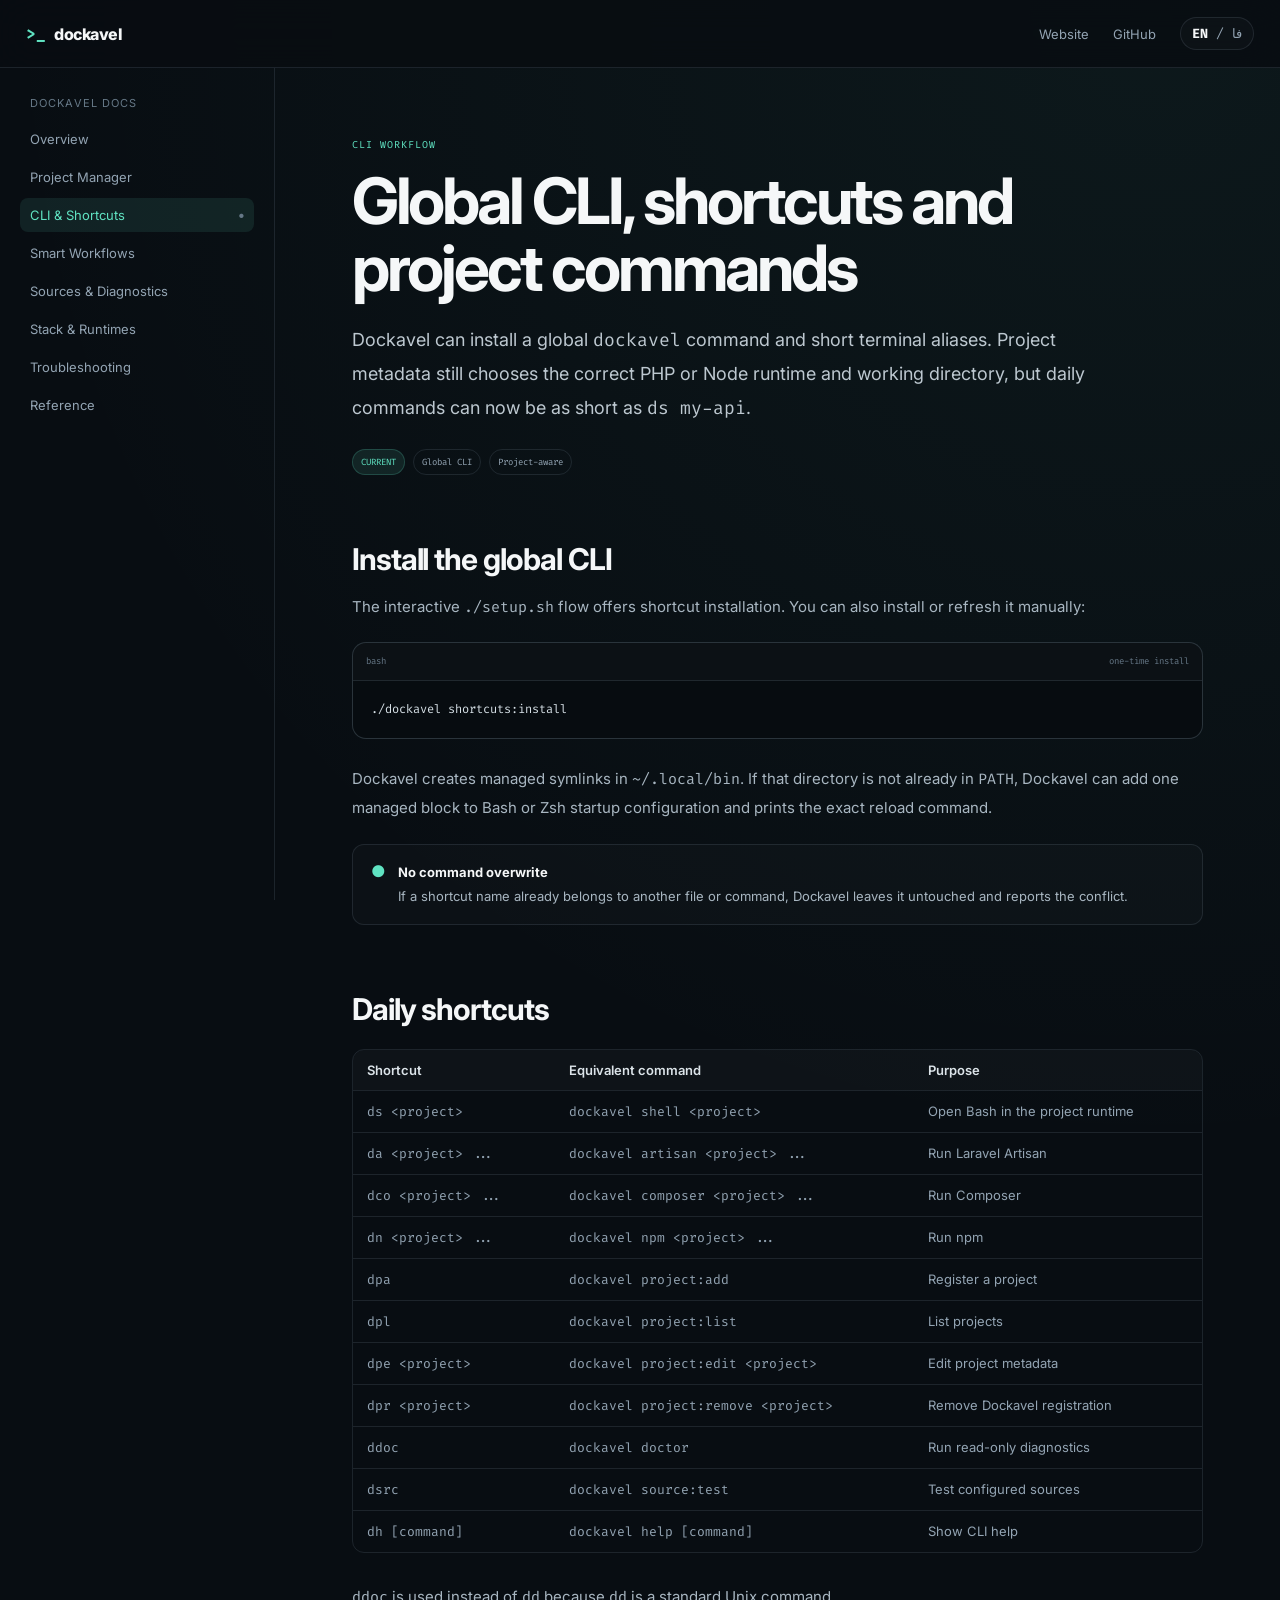
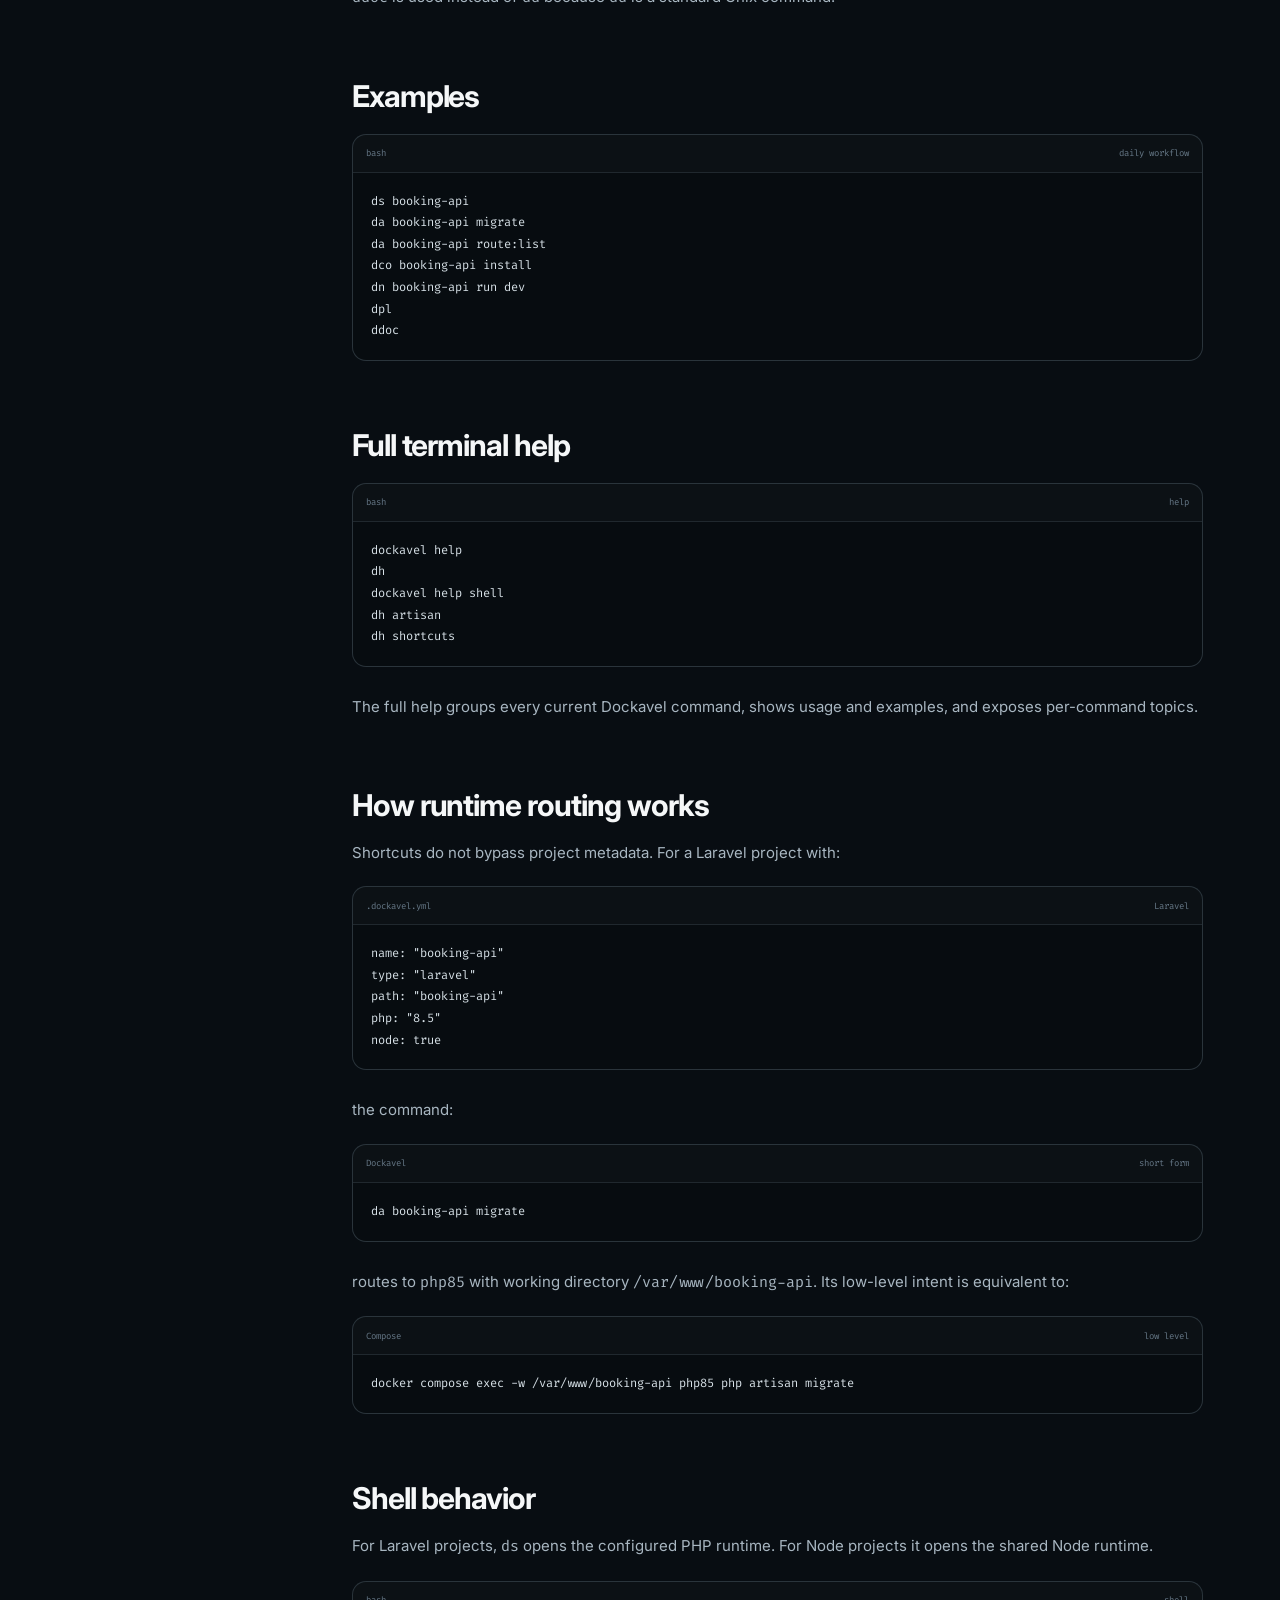
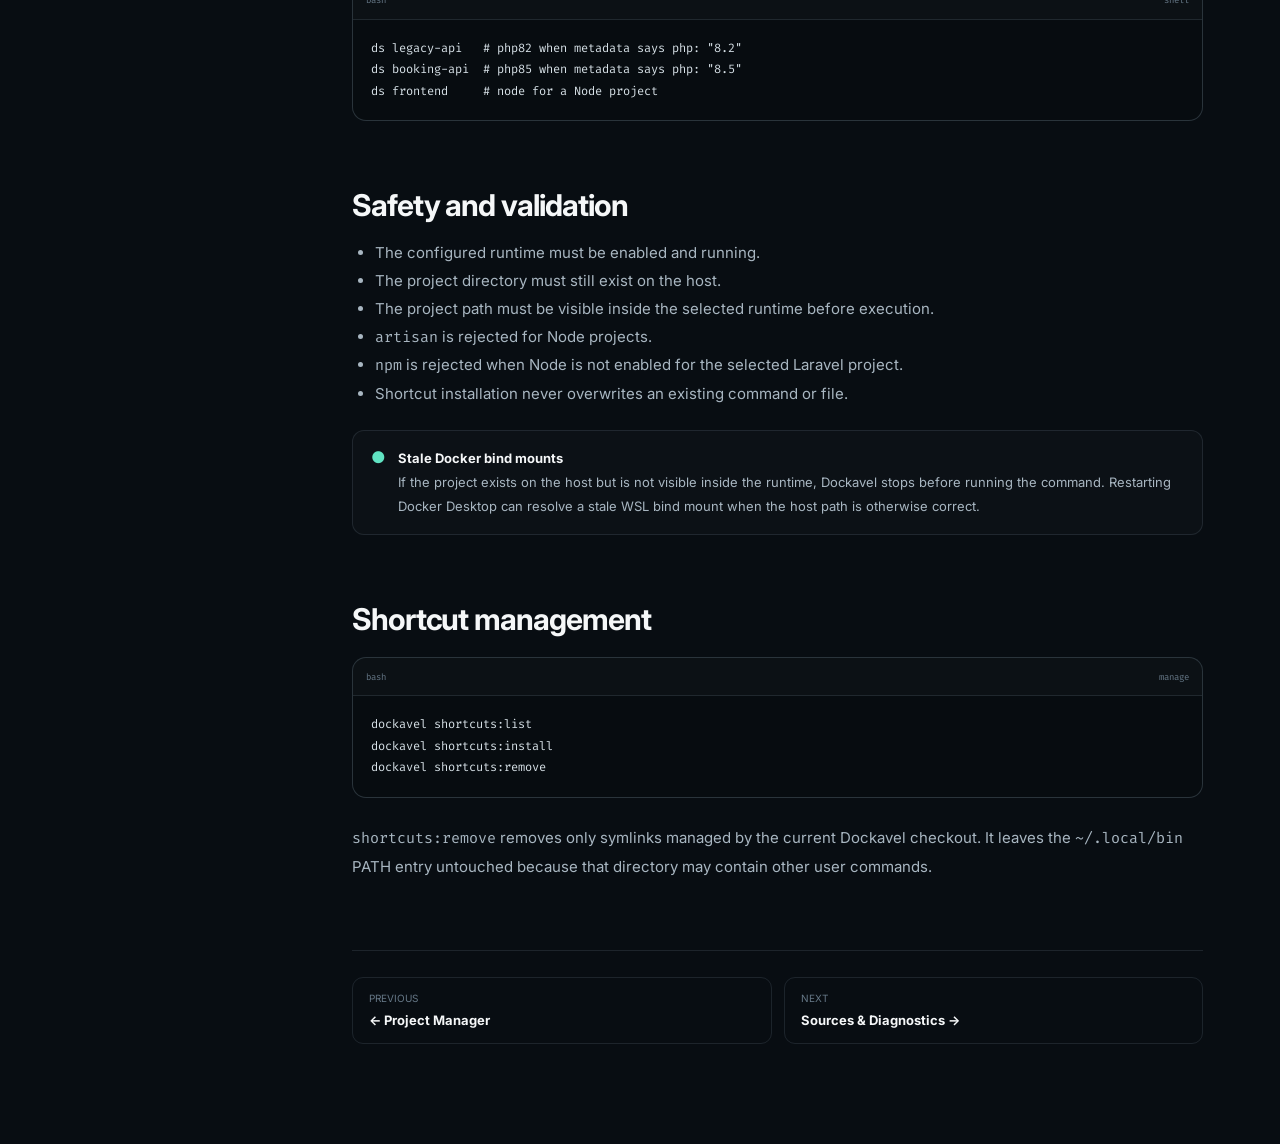
<file: docs/commands/index.html>
<!doctype html><html lang="en" dir="ltr"><head><meta charset="utf-8"><meta name="viewport" content="width=device-width,initial-scale=1"><meta name="theme-color" content="#080d12"><meta name="description" content="Use Dockavel globally with short project-aware shell, Artisan, Composer and npm commands."><title>Project Commands — Dockavel Docs</title><link rel="canonical" href="https://afshinefati.github.io/dockavel-site/docs/commands/"><link rel="stylesheet" href="../assets/docs.css"></head><body data-doc="commands" data-title-en="Project Commands" data-title-fa="دستورات پروژه"><header class="docs-header"><div class="docs-head-inner"><button class="mobile-docs-menu" aria-label="Open docs menu">☰</button><a class="brand" data-home-link href="../../"><span class="brand-mark">&gt;_</span><span>dockavel</span></a><div class="docs-head-spacer"></div><a class="top-link docs-home-label" data-home-link href="../../">Website</a><a class="top-link github-link" href="https://github.com/AfshinEfati/dockavel" target="_blank" rel="noreferrer">GitHub</a><button class="lang-switch" type="button"><b>EN</b> / <span>فا</span></button></div></header><div class="docs-layout"><aside class="docs-sidebar"><div class="sidebar-title">Dockavel Docs</div><nav class="sidebar-nav"></nav></aside><main class="docs-main"><article class="docs-content"><div class="lang-en"><span class="doc-kicker">PROJECT WORKFLOW</span><h1>Run project commands without memorizing Docker</h1><p class="lead">Dockavel can install a global <code>dockavel</code> command and short terminal aliases. Project metadata still chooses the correct PHP or Node runtime and working directory, but daily commands can now be as short as <code>ds my-api</code>.</p><div class="doc-meta"><span class="doc-badge good">CURRENT</span><span class="doc-badge">Global CLI</span><span class="doc-badge">Project-aware</span></div><h2>Install the global CLI</h2><p>The interactive <code>./setup.sh</code> flow offers shortcut installation. You can also install or refresh it manually:</p><div class="code-block"><div class="code-head"><span>bash</span><span>one-time install</span></div><pre><code>./dockavel shortcuts:install</code></pre></div><p>Dockavel creates managed symlinks in <code>~/.local/bin</code>. If that directory is not already in <code>PATH</code>, Dockavel can add one managed block to Bash or Zsh startup configuration and prints the exact reload command.</p><div class="notice info"><span>●</span><div><strong>No command overwrite</strong><p>If a shortcut name already belongs to another file or command, Dockavel leaves it untouched and reports the conflict.</p></div></div><h2>Daily shortcuts</h2><div class="table-wrap"><table><thead><tr><th>Shortcut</th><th>Equivalent command</th><th>Purpose</th></tr></thead><tbody><tr><td><code>ds &lt;project&gt;</code></td><td><code>dockavel shell &lt;project&gt;</code></td><td>Open Bash in the project runtime</td></tr><tr><td><code>da &lt;project&gt; ...</code></td><td><code>dockavel artisan &lt;project&gt; ...</code></td><td>Run Laravel Artisan</td></tr><tr><td><code>dco &lt;project&gt; ...</code></td><td><code>dockavel composer &lt;project&gt; ...</code></td><td>Run Composer</td></tr><tr><td><code>dn &lt;project&gt; ...</code></td><td><code>dockavel npm &lt;project&gt; ...</code></td><td>Run npm</td></tr><tr><td><code>dpa</code></td><td><code>dockavel project:add</code></td><td>Register a project</td></tr><tr><td><code>dpl</code></td><td><code>dockavel project:list</code></td><td>List projects</td></tr><tr><td><code>dpe &lt;project&gt;</code></td><td><code>dockavel project:edit &lt;project&gt;</code></td><td>Edit project metadata</td></tr><tr><td><code>dpr &lt;project&gt;</code></td><td><code>dockavel project:remove &lt;project&gt;</code></td><td>Remove Dockavel registration</td></tr><tr><td><code>ddoc</code></td><td><code>dockavel doctor</code></td><td>Run read-only diagnostics</td></tr><tr><td><code>dsrc</code></td><td><code>dockavel source:test</code></td><td>Test configured sources</td></tr><tr><td><code>dh [command]</code></td><td><code>dockavel help [command]</code></td><td>Show CLI help</td></tr></tbody></table></div><p><code>ddoc</code> is used instead of <code>dd</code> because <code>dd</code> is a standard Unix command.</p><h2>Examples</h2><div class="code-block"><div class="code-head"><span>bash</span><span>daily workflow</span></div><pre><code>ds booking-api
da booking-api migrate
da booking-api route:list
dco booking-api install
dn booking-api run dev
dpl
ddoc</code></pre></div><h2>Full terminal help</h2><div class="code-block"><div class="code-head"><span>bash</span><span>help</span></div><pre><code>dockavel help
dh
dockavel help shell
dh artisan
dh shortcuts</code></pre></div><p>The full help groups every current Dockavel command, shows usage and examples, and exposes per-command topics.</p><h2>How runtime routing works</h2><p>Shortcuts do not bypass project metadata. For a Laravel project with:</p><div class="code-block"><div class="code-head"><span>.dockavel.yml</span><span>Laravel</span></div><pre><code>name: "booking-api"
type: "laravel"
path: "booking-api"
php: "8.5"
node: true</code></pre></div><p>the command:</p><div class="code-block"><div class="code-head"><span>Dockavel</span><span>short form</span></div><pre><code>da booking-api migrate</code></pre></div><p>routes to <code>php85</code> with working directory <code>/var/www/booking-api</code>. Its low-level intent is equivalent to:</p><div class="code-block"><div class="code-head"><span>Compose</span><span>low level</span></div><pre><code>docker compose exec -w /var/www/booking-api php85 php artisan migrate</code></pre></div><h2>Shell behavior</h2><p>For Laravel projects, <code>ds</code> opens the configured PHP runtime. For Node projects it opens the shared Node runtime.</p><div class="code-block"><div class="code-head"><span>bash</span><span>shell</span></div><pre><code>ds legacy-api   # php82 when metadata says php: "8.2"
ds booking-api  # php85 when metadata says php: "8.5"
ds frontend     # node for a Node project</code></pre></div><h2>Safety and validation</h2><ul><li>The configured runtime must be enabled and running.</li><li>The project directory must still exist on the host.</li><li>The project path must be visible inside the selected runtime before execution.</li><li><code>artisan</code> is rejected for Node projects.</li><li><code>npm</code> is rejected when Node is not enabled for the selected Laravel project.</li><li>Shortcut installation never overwrites an existing command or file.</li></ul><div class="notice info"><span>●</span><div><strong>Stale Docker bind mounts</strong><p>If the project exists on the host but is not visible inside the runtime, Dockavel stops before running the command. Restarting Docker Desktop can resolve a stale WSL bind mount when the host path is otherwise correct.</p></div></div><h2>Shortcut management</h2><div class="code-block"><div class="code-head"><span>bash</span><span>manage</span></div><pre><code>dockavel shortcuts:list
dockavel shortcuts:install
dockavel shortcuts:remove</code></pre></div><p><code>shortcuts:remove</code> removes only symlinks managed by the current Dockavel checkout. It leaves the <code>~/.local/bin</code> PATH entry untouched because that directory may contain other user commands.</p><div class="page-nav"><a href="../projects/"><small>PREVIOUS</small><strong>← Project Manager</strong></a><a href="../network/"><small>NEXT</small><strong>Sources &amp; Diagnostics →</strong></a></div></div><div class="lang-fa"><span class="doc-kicker">WORKFLOW پروژه</span><h1>اجرای دستورهای پروژه بدون حفظ کردن Docker</h1><p class="lead">Dockavel می‌تواند دستور global با نام <code>dockavel</code> و shortcutهای کوتاه ترمینال نصب کند. metadata پروژه همچنان runtime درست PHP یا Node و مسیر پروژه را انتخاب می‌کند، اما کار روزمره حالا می‌تواند به کوتاهی <code>ds my-api</code> باشد.</p><div class="doc-meta"><span class="doc-badge good">فعال</span><span class="doc-badge">Global CLI</span><span class="doc-badge">Project-aware</span></div><h2>نصب Global CLI</h2><p>در اجرای تعاملی <code>./setup.sh</code> نصب shortcutها پیشنهاد می‌شود. هر زمان هم می‌توانی آن را دستی نصب یا refresh کنی:</p><div class="code-block"><div class="code-head"><span>bash</span><span>نصب یک‌باره</span></div><pre><code>./dockavel shortcuts:install</code></pre></div><p>Dockavel symlinkهای مدیریت‌شده را داخل <code>~/.local/bin</code> ایجاد می‌کند. اگر این مسیر داخل <code>PATH</code> نباشد، Dockavel می‌تواند یک block مشخص و idempotent به startup config مربوط به Bash یا Zsh اضافه کند و دستور reload دقیق را نمایش دهد.</p><div class="notice info"><span>●</span><div><strong>بدون overwrite</strong><p>اگر نام یک shortcut از قبل متعلق به فایل یا command دیگری باشد، Dockavel به آن دست نمی‌زند و conflict را گزارش می‌کند.</p></div></div><h2>Shortcutهای روزمره</h2><div class="table-wrap"><table><thead><tr><th>Shortcut</th><th>دستور معادل</th><th>کاربرد</th></tr></thead><tbody><tr><td><code>ds &lt;project&gt;</code></td><td><code>dockavel shell &lt;project&gt;</code></td><td>باز کردن Bash داخل runtime پروژه</td></tr><tr><td><code>da &lt;project&gt; ...</code></td><td><code>dockavel artisan &lt;project&gt; ...</code></td><td>اجرای Artisan</td></tr><tr><td><code>dco &lt;project&gt; ...</code></td><td><code>dockavel composer &lt;project&gt; ...</code></td><td>اجرای Composer</td></tr><tr><td><code>dn &lt;project&gt; ...</code></td><td><code>dockavel npm &lt;project&gt; ...</code></td><td>اجرای npm</td></tr><tr><td><code>dpa</code></td><td><code>dockavel project:add</code></td><td>ثبت پروژه</td></tr><tr><td><code>dpl</code></td><td><code>dockavel project:list</code></td><td>لیست پروژه‌ها</td></tr><tr><td><code>dpe &lt;project&gt;</code></td><td><code>dockavel project:edit &lt;project&gt;</code></td><td>ویرایش metadata</td></tr><tr><td><code>dpr &lt;project&gt;</code></td><td><code>dockavel project:remove &lt;project&gt;</code></td><td>حذف registration</td></tr><tr><td><code>ddoc</code></td><td><code>dockavel doctor</code></td><td>Diagnostics read-only</td></tr><tr><td><code>dsrc</code></td><td><code>dockavel source:test</code></td><td>تست sourceها</td></tr><tr><td><code>dh [command]</code></td><td><code>dockavel help [command]</code></td><td>نمایش Help</td></tr></tbody></table></div><p>به‌جای <code>dd</code> از <code>ddoc</code> استفاده شده چون <code>dd</code> یک command استاندارد Unix است.</p><h2>مثال‌ها</h2><div class="code-block"><div class="code-head"><span>bash</span><span>کار روزمره</span></div><pre><code>ds booking-api
da booking-api migrate
da booking-api route:list
dco booking-api install
dn booking-api run dev
dpl
ddoc</code></pre></div><h2>Help کامل ترمینال</h2><div class="code-block"><div class="code-head"><span>bash</span><span>help</span></div><pre><code>dockavel help
dh
dockavel help shell
dh artisan
dh shortcuts</code></pre></div><p>Help کامل همه commandهای فعلی، usage و مثال‌ها را گروه‌بندی می‌کند و برای هر command topic جدا دارد.</p><h2>Runtime چطور انتخاب می‌شود؟</h2><p>Shortcutها metadata پروژه را دور نمی‌زنند. برای پروژه Laravel زیر:</p><div class="code-block"><div class="code-head"><span>.dockavel.yml</span><span>Laravel</span></div><pre><code>name: "booking-api"
type: "laravel"
path: "booking-api"
php: "8.5"
node: true</code></pre></div><p>این دستور:</p><div class="code-block"><div class="code-head"><span>Dockavel</span><span>فرم کوتاه</span></div><pre><code>da booking-api migrate</code></pre></div><p>به <code>php85</code> و مسیر <code>/var/www/booking-api</code> route می‌شود و از نظر هدف معادل این دستور سطح پایین است:</p><div class="code-block"><div class="code-head"><span>Compose</span><span>سطح پایین</span></div><pre><code>docker compose exec -w /var/www/booking-api php85 php artisan migrate</code></pre></div><h2>رفتار Shell</h2><p>برای پروژه Laravel، <code>ds</code> وارد PHP runtime ثبت‌شده می‌شود. برای پروژه Node وارد shared Node runtime می‌شود.</p><div class="code-block"><div class="code-head"><span>bash</span><span>shell</span></div><pre><code>ds legacy-api   # php82 اگر php: "8.2"
ds booking-api  # php85 اگر php: "8.5"
ds frontend     # node برای پروژه Node</code></pre></div><h2>Validation و ایمنی</h2><ul><li>runtime موردنیاز باید فعال و running باشد.</li><li>پوشه پروژه باید روی host وجود داشته باشد.</li><li>قبل از اجرا مسیر پروژه باید داخل runtime قابل مشاهده باشد.</li><li><code>artisan</code> روی پروژه Node رد می‌شود.</li><li>اگر Node برای Laravel فعال نباشد، <code>npm</code> رد می‌شود.</li><li>نصب shortcut هیچ command یا فایل موجودی را overwrite نمی‌کند.</li></ul><div class="notice info"><span>●</span><div><strong>Bind mount قدیمی Docker</strong><p>اگر پروژه روی host باشد ولی داخل runtime دیده نشود، Dockavel قبل از اجرای command متوقف می‌شود. اگر path صحیح باشد، restart کردن Docker Desktop می‌تواند stale WSL bind mount را برطرف کند.</p></div></div><h2>مدیریت Shortcutها</h2><div class="code-block"><div class="code-head"><span>bash</span><span>مدیریت</span></div><pre><code>dockavel shortcuts:list
dockavel shortcuts:install
dockavel shortcuts:remove</code></pre></div><p><code>shortcuts:remove</code> فقط symlinkهایی را حذف می‌کند که توسط همین checkout مدیریت می‌شوند. entry مربوط به <code>~/.local/bin</code> در PATH باقی می‌ماند چون ممکن است commandهای دیگری هم در آن مسیر وجود داشته باشند.</p><div class="page-nav"><a href="../projects/"><small>قبلی</small><strong>مدیریت پروژه ←</strong></a><a href="../network/"><small>بعدی</small><strong>Source و Diagnostics ←</strong></a></div></div></article></main></div><script src="../assets/docs.js"></script></body></html>
</file>
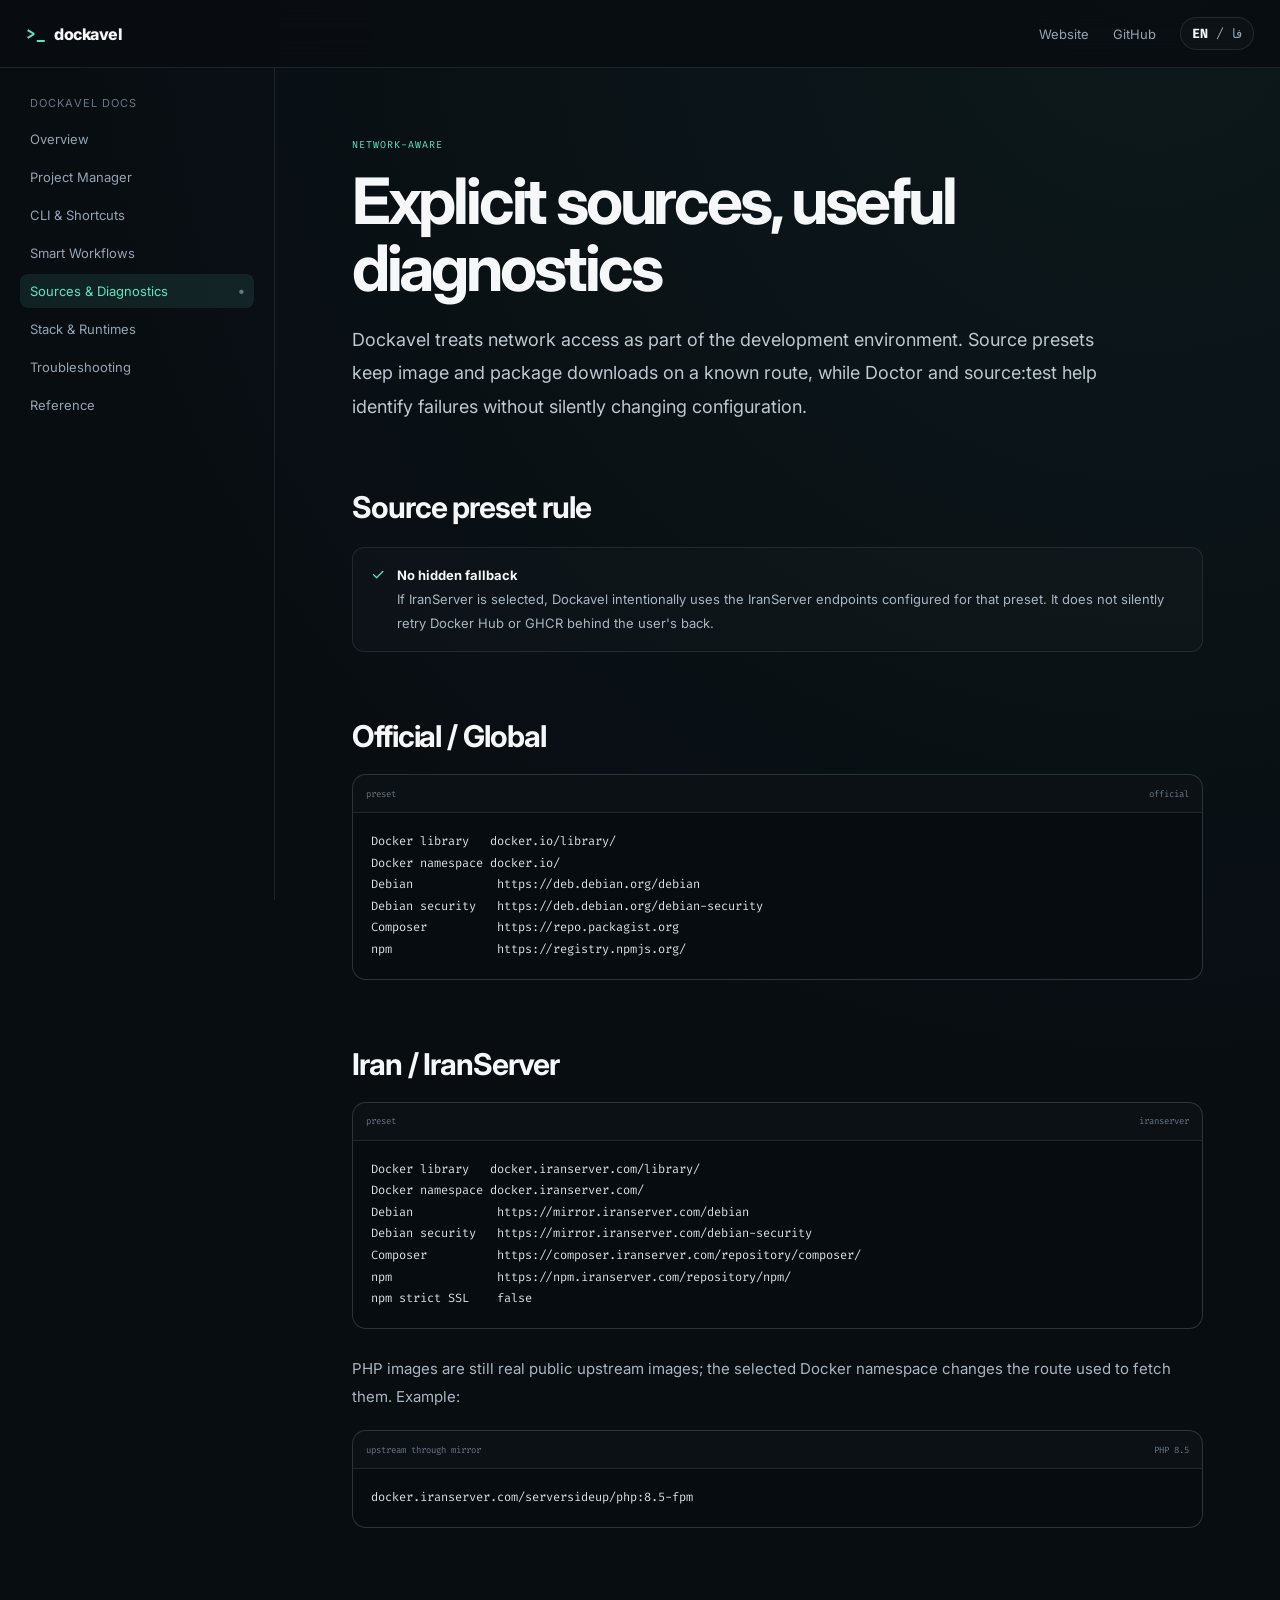
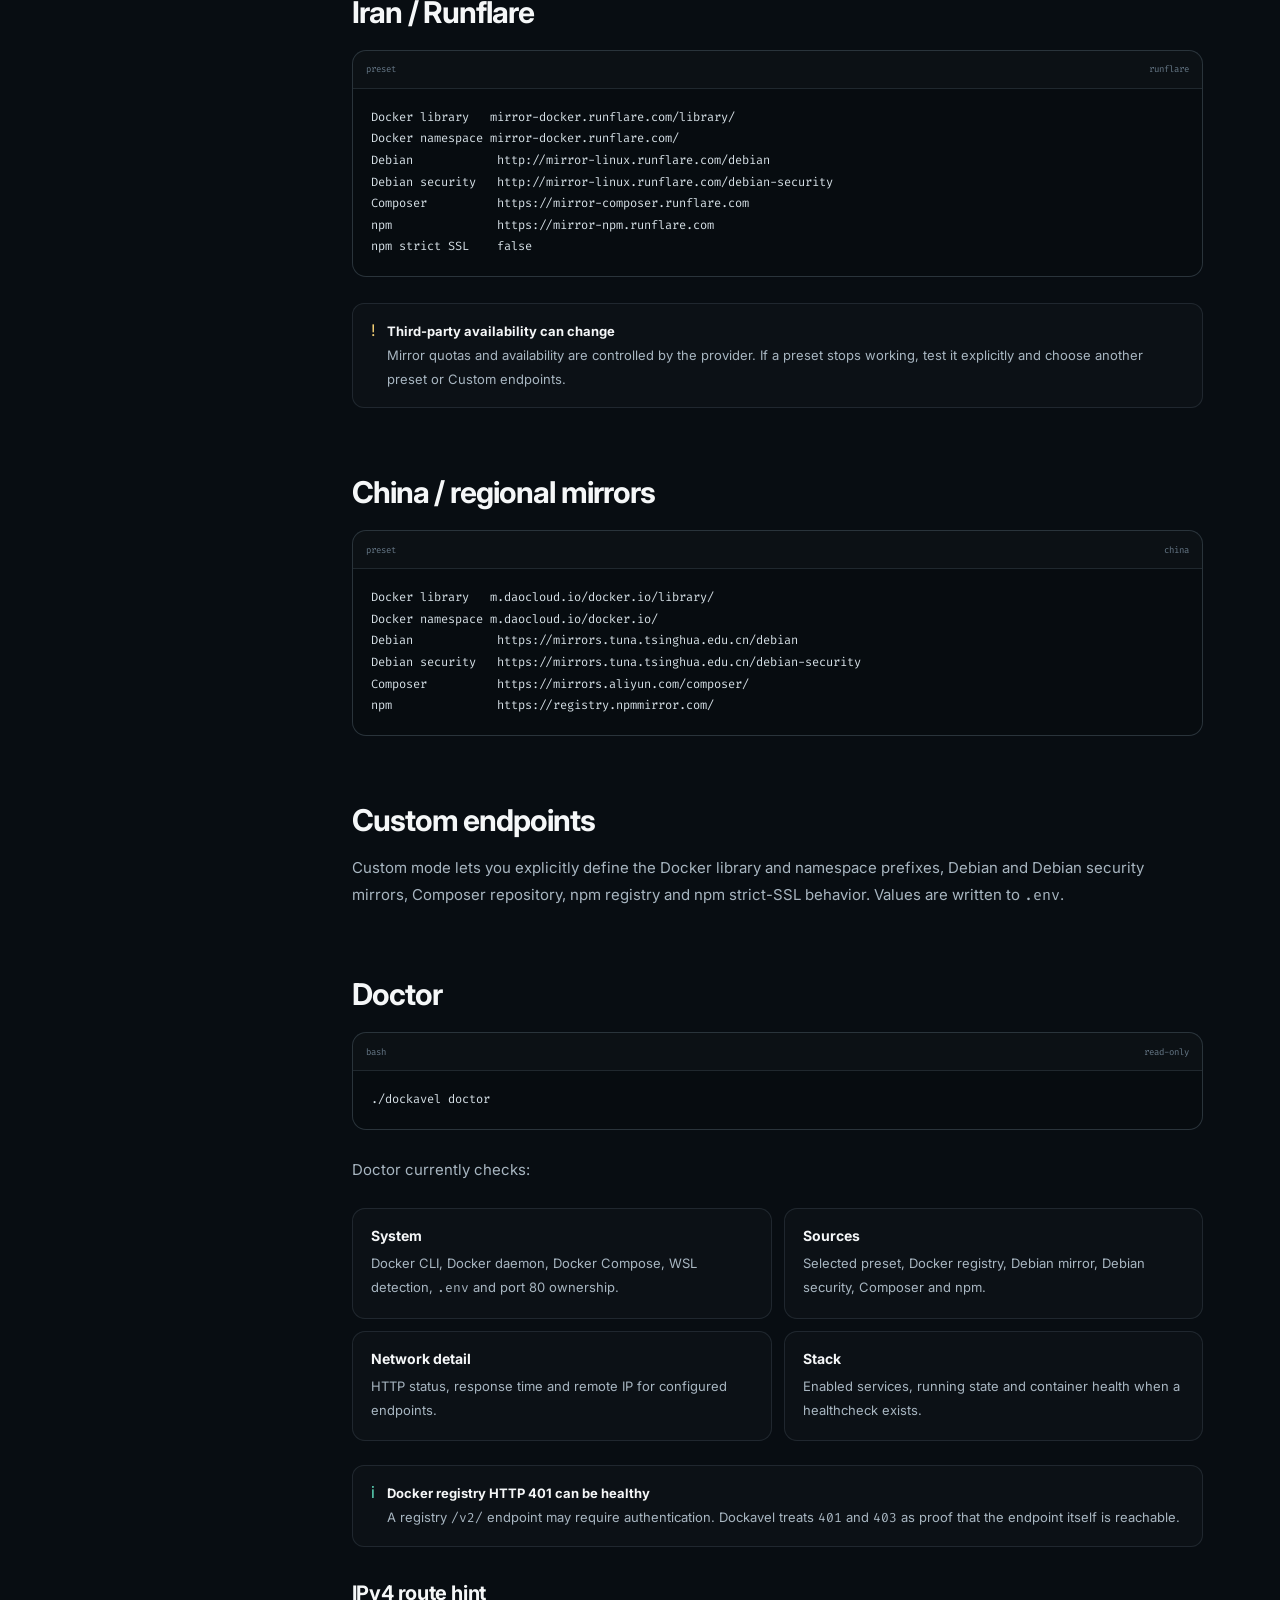
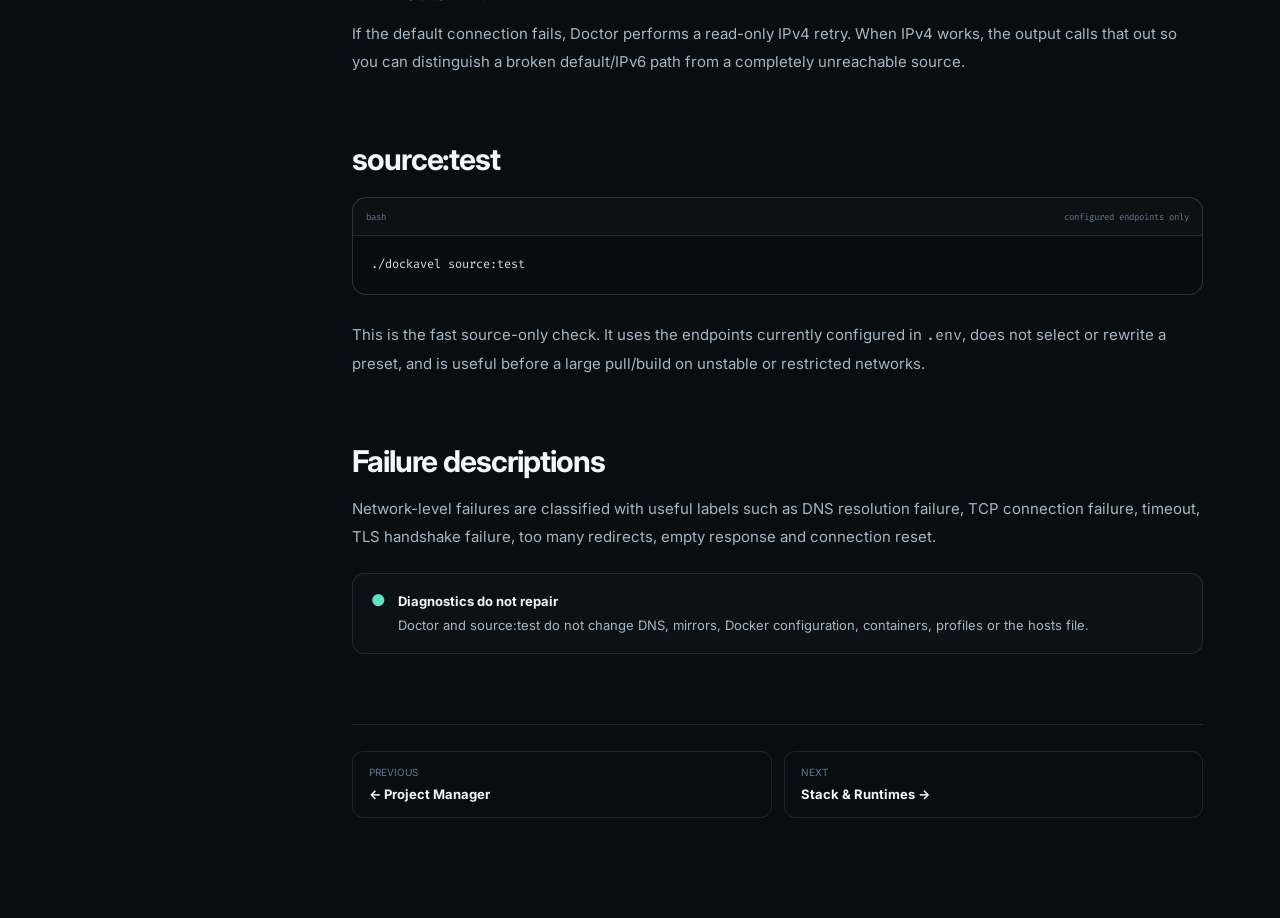
<file: docs/network/index.html>
<!doctype html><html lang="en" dir="ltr"><head><meta charset="utf-8"><meta name="viewport" content="width=device-width,initial-scale=1"><meta name="theme-color" content="#080d12"><title>Sources & Diagnostics — Dockavel Docs</title><link rel="stylesheet" href="../assets/docs.css"></head><body data-doc="network" data-title-en="Sources & Diagnostics" data-title-fa="Source و Diagnostics"><header class="docs-header"><div class="docs-head-inner"><button class="mobile-docs-menu" aria-label="Open docs menu">☰</button><a class="brand" data-home-link href="../../"><span class="brand-mark">&gt;_</span><span>dockavel</span></a><div class="docs-head-spacer"></div><a class="top-link docs-home-label" data-home-link href="../../">Website</a><a class="top-link github-link" href="https://github.com/AfshinEfati/dockavel" target="_blank" rel="noreferrer">GitHub</a><button class="lang-switch" type="button"><b>EN</b> / <span>فا</span></button></div></header><div class="docs-layout"><aside class="docs-sidebar"><div class="sidebar-title">Dockavel Docs</div><nav class="sidebar-nav"></nav></aside><main class="docs-main"><article class="docs-content"><div class="lang-en"><span class="doc-kicker">NETWORK-AWARE</span><h1>Explicit sources, useful diagnostics</h1><p class="lead">Dockavel treats network access as part of the development environment. Source presets keep image and package downloads on a known route, while Doctor and source:test help identify failures without silently changing configuration.</p><h2>Source preset rule</h2><div class="notice info"><span>✓</span><div><strong>No hidden fallback</strong><p>If IranServer is selected, Dockavel intentionally uses the IranServer endpoints configured for that preset. It does not silently retry Docker Hub or GHCR behind the user's back.</p></div></div><h2>Official / Global</h2><div class="code-block"><div class="code-head"><span>preset</span><span>official</span></div><pre><code>Docker library   docker.io/library/
Docker namespace docker.io/
Debian            https://deb.debian.org/debian
Debian security   https://deb.debian.org/debian-security
Composer          https://repo.packagist.org
npm               https://registry.npmjs.org/</code></pre></div><h2>Iran / IranServer</h2><div class="code-block"><div class="code-head"><span>preset</span><span>iranserver</span></div><pre><code>Docker library   docker.iranserver.com/library/
Docker namespace docker.iranserver.com/
Debian            https://mirror.iranserver.com/debian
Debian security   https://mirror.iranserver.com/debian-security
Composer          https://composer.iranserver.com/repository/composer/
npm               https://npm.iranserver.com/repository/npm/
npm strict SSL    false</code></pre></div><p>PHP images are still real public upstream images; the selected Docker namespace changes the route used to fetch them. Example:</p><div class="code-block"><div class="code-head"><span>upstream through mirror</span><span>PHP 8.5</span></div><pre><code>docker.iranserver.com/serversideup/php:8.5-fpm</code></pre></div><h2>Iran / Runflare</h2><div class="code-block"><div class="code-head"><span>preset</span><span>runflare</span></div><pre><code>Docker library   mirror-docker.runflare.com/library/
Docker namespace mirror-docker.runflare.com/
Debian            http://mirror-linux.runflare.com/debian
Debian security   http://mirror-linux.runflare.com/debian-security
Composer          https://mirror-composer.runflare.com
npm               https://mirror-npm.runflare.com
npm strict SSL    false</code></pre></div><div class="notice warn"><span>!</span><div><strong>Third-party availability can change</strong><p>Mirror quotas and availability are controlled by the provider. If a preset stops working, test it explicitly and choose another preset or Custom endpoints.</p></div></div><h2>China / regional mirrors</h2><div class="code-block"><div class="code-head"><span>preset</span><span>china</span></div><pre><code>Docker library   m.daocloud.io/docker.io/library/
Docker namespace m.daocloud.io/docker.io/
Debian            https://mirrors.tuna.tsinghua.edu.cn/debian
Debian security   https://mirrors.tuna.tsinghua.edu.cn/debian-security
Composer          https://mirrors.aliyun.com/composer/
npm               https://registry.npmmirror.com/</code></pre></div><h2>Custom endpoints</h2><p>Custom mode lets you explicitly define the Docker library and namespace prefixes, Debian and Debian security mirrors, Composer repository, npm registry and npm strict-SSL behavior. Values are written to <code>.env</code>.</p><h2>Doctor</h2><div class="code-block"><div class="code-head"><span>bash</span><span>read-only</span></div><pre><code>./dockavel doctor</code></pre></div><p>Doctor currently checks:</p><div class="card-grid"><div class="doc-card"><strong>System</strong><p>Docker CLI, Docker daemon, Docker Compose, WSL detection, <code>.env</code> and port 80 ownership.</p></div><div class="doc-card"><strong>Sources</strong><p>Selected preset, Docker registry, Debian mirror, Debian security, Composer and npm.</p></div><div class="doc-card"><strong>Network detail</strong><p>HTTP status, response time and remote IP for configured endpoints.</p></div><div class="doc-card"><strong>Stack</strong><p>Enabled services, running state and container health when a healthcheck exists.</p></div></div><div class="notice info"><span>i</span><div><strong>Docker registry HTTP 401 can be healthy</strong><p>A registry <code>/v2/</code> endpoint may require authentication. Dockavel treats <code>401</code> and <code>403</code> as proof that the endpoint itself is reachable.</p></div></div><h3>IPv4 route hint</h3><p>If the default connection fails, Doctor performs a read-only IPv4 retry. When IPv4 works, the output calls that out so you can distinguish a broken default/IPv6 path from a completely unreachable source.</p><h2>source:test</h2><div class="code-block"><div class="code-head"><span>bash</span><span>configured endpoints only</span></div><pre><code>./dockavel source:test</code></pre></div><p>This is the fast source-only check. It uses the endpoints currently configured in <code>.env</code>, does not select or rewrite a preset, and is useful before a large pull/build on unstable or restricted networks.</p><h2>Failure descriptions</h2><p>Network-level failures are classified with useful labels such as DNS resolution failure, TCP connection failure, timeout, TLS handshake failure, too many redirects, empty response and connection reset.</p><div class="notice info"><span>●</span><div><strong>Diagnostics do not repair</strong><p>Doctor and source:test do not change DNS, mirrors, Docker configuration, containers, profiles or the hosts file.</p></div></div><div class="page-nav"><a href="../projects/"><small>PREVIOUS</small><strong>← Project Manager</strong></a><a href="../stack/"><small>NEXT</small><strong>Stack & Runtimes →</strong></a></div></div><div class="lang-fa"><span class="doc-kicker">آگاه از شبکه</span><h1>Source شفاف، Diagnostics کاربردی</h1><p class="lead">Dockavel دسترسی شبکه را بخشی از محیط توسعه می‌داند. presetهای source مسیر دانلود image و package را مشخص نگه می‌دارند و Doctor و source:test بدون تغییر مخفی configuration کمک می‌کنند بفهمی مشکل کجاست.</p><h2>قانون Source preset</h2><div class="notice info"><span>✓</span><div><strong>بدون fallback مخفی</strong><p>اگر IranServer انتخاب شده باشد، Dockavel از endpointهای همان preset استفاده می‌کند و پشت‌صحنه به Docker Hub یا GHCR برنمی‌گردد.</p></div></div><h2>Official / Global</h2><div class="code-block"><div class="code-head"><span>preset</span><span>official</span></div><pre><code>Docker library   docker.io/library/
Docker namespace docker.io/
Debian            https://deb.debian.org/debian
Debian security   https://deb.debian.org/debian-security
Composer          https://repo.packagist.org
npm               https://registry.npmjs.org/</code></pre></div><h2>Iran / IranServer</h2><div class="code-block"><div class="code-head"><span>preset</span><span>iranserver</span></div><pre><code>Docker library   docker.iranserver.com/library/
Docker namespace docker.iranserver.com/
Debian            https://mirror.iranserver.com/debian
Debian security   https://mirror.iranserver.com/debian-security
Composer          https://composer.iranserver.com/repository/composer/
npm               https://npm.iranserver.com/repository/npm/
npm strict SSL    false</code></pre></div><p>imageهای PHP همچنان upstream عمومی واقعی هستند و فقط namespace انتخاب‌شده مسیر دریافت را تغییر می‌دهد:</p><div class="code-block"><div class="code-head"><span>upstream through mirror</span><span>PHP 8.5</span></div><pre><code>docker.iranserver.com/serversideup/php:8.5-fpm</code></pre></div><h2>Iran / Runflare</h2><div class="code-block"><div class="code-head"><span>preset</span><span>runflare</span></div><pre><code>Docker library   mirror-docker.runflare.com/library/
Docker namespace mirror-docker.runflare.com/
Debian            http://mirror-linux.runflare.com/debian
Debian security   http://mirror-linux.runflare.com/debian-security
Composer          https://mirror-composer.runflare.com
npm               https://mirror-npm.runflare.com
npm strict SSL    false</code></pre></div><div class="notice warn"><span>!</span><div><strong>Availability سرویس‌های ثالث ممکن است تغییر کند</strong><p>quota و دسترسی mirror در اختیار provider است. اگر preset خراب شد، اول تستش کن و بعد صریحاً preset دیگری یا Custom endpoints را انتخاب کن.</p></div></div><h2>China / regional mirrors</h2><div class="code-block"><div class="code-head"><span>preset</span><span>china</span></div><pre><code>Docker library   m.daocloud.io/docker.io/library/
Docker namespace m.daocloud.io/docker.io/
Debian            https://mirrors.tuna.tsinghua.edu.cn/debian
Debian security   https://mirrors.tuna.tsinghua.edu.cn/debian-security
Composer          https://mirrors.aliyun.com/composer/
npm               https://registry.npmmirror.com/</code></pre></div><h2>Custom endpoints</h2><p>در حالت Custom می‌توانی Docker library/namespace prefix، mirrorهای Debian و security، Composer repository، npm registry و strict-SSL را صریحاً تعریف کنی. مقادیر در <code>.env</code> ذخیره می‌شوند.</p><h2>Doctor</h2><div class="code-block"><div class="code-head"><span>bash</span><span>read-only</span></div><pre><code>./dockavel doctor</code></pre></div><p>Doctor این بخش‌ها را بررسی می‌کند:</p><div class="card-grid"><div class="doc-card"><strong>System</strong><p>Docker CLI، daemon، Compose، تشخیص WSL، فایل <code>.env</code> و مالک پورت 80.</p></div><div class="doc-card"><strong>Sources</strong><p>preset انتخاب‌شده، Docker registry، Debian، Debian security، Composer و npm.</p></div><div class="doc-card"><strong>جزئیات شبکه</strong><p>HTTP status، زمان پاسخ و IP مقصد برای endpointهای تنظیم‌شده.</p></div><div class="doc-card"><strong>Stack</strong><p>سرویس‌های فعال، وضعیت running و health container در صورت وجود healthcheck.</p></div></div><div class="notice info"><span>i</span><div><strong>HTTP 401 رجیستری می‌تواند سالم باشد</strong><p>endpoint <code>/v2/</code> بعضی registryها authentication می‌خواهد. Dockavel پاسخ <code>401</code> یا <code>403</code> را نشانه reachable بودن endpoint در نظر می‌گیرد.</p></div></div><h3>تشخیص مسیر IPv4</h3><p>اگر اتصال پیش‌فرض fail شود، Doctor یک retry فقط با IPv4 انجام می‌دهد. اگر IPv4 جواب بدهد، خروجی مشخص می‌کند که احتمالاً default/IPv6 route خراب است، نه اینکه source کاملاً unreachable باشد.</p><h2>source:test</h2><div class="code-block"><div class="code-head"><span>bash</span><span>configured endpoints only</span></div><pre><code>./dockavel source:test</code></pre></div><p>این تست سریع فقط endpointهای فعلی داخل <code>.env</code> را بررسی می‌کند، preset را تغییر نمی‌دهد و برای قبل از pull/build سنگین در شبکه ناپایدار خیلی مفید است.</p><h2>توضیح خطاها</h2><p>خطاهای شبکه با عبارت‌های قابل فهمی مثل DNS resolution failed، TCP connection failed، timeout، TLS handshake failed، too many redirects، empty response و connection reset گزارش می‌شوند.</p><div class="notice info"><span>●</span><div><strong>Diagnostics تعمیرکار خودکار نیست</strong><p>Doctor و source:test هیچ تغییری در DNS، mirror، Docker config، container، profile یا hosts ایجاد نمی‌کنند.</p></div></div><div class="page-nav"><a href="../projects/"><small>قبلی</small><strong>مدیریت پروژه →</strong></a><a href="../stack/"><small>بعدی</small><strong>استک و Runtimeها ←</strong></a></div></div></article></main></div><script src="../assets/docs.js"></script></body></html>
</file>
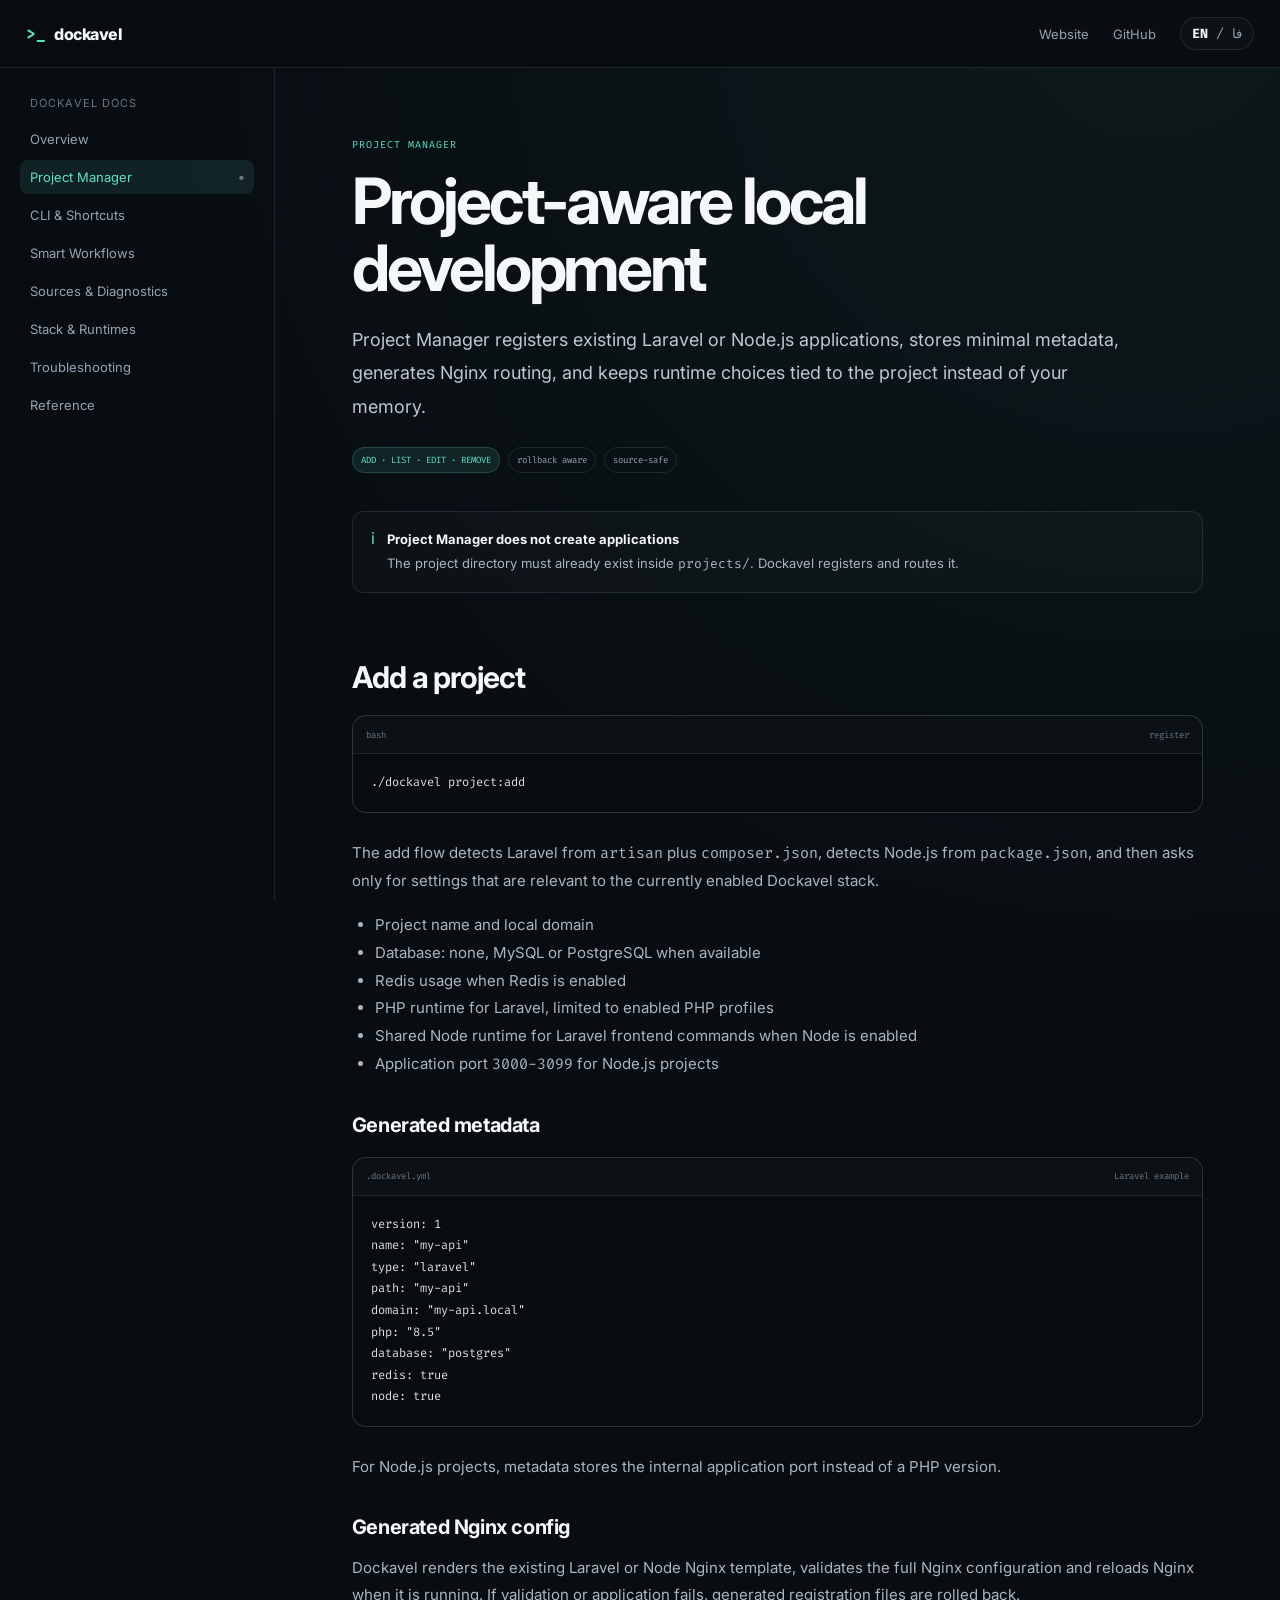
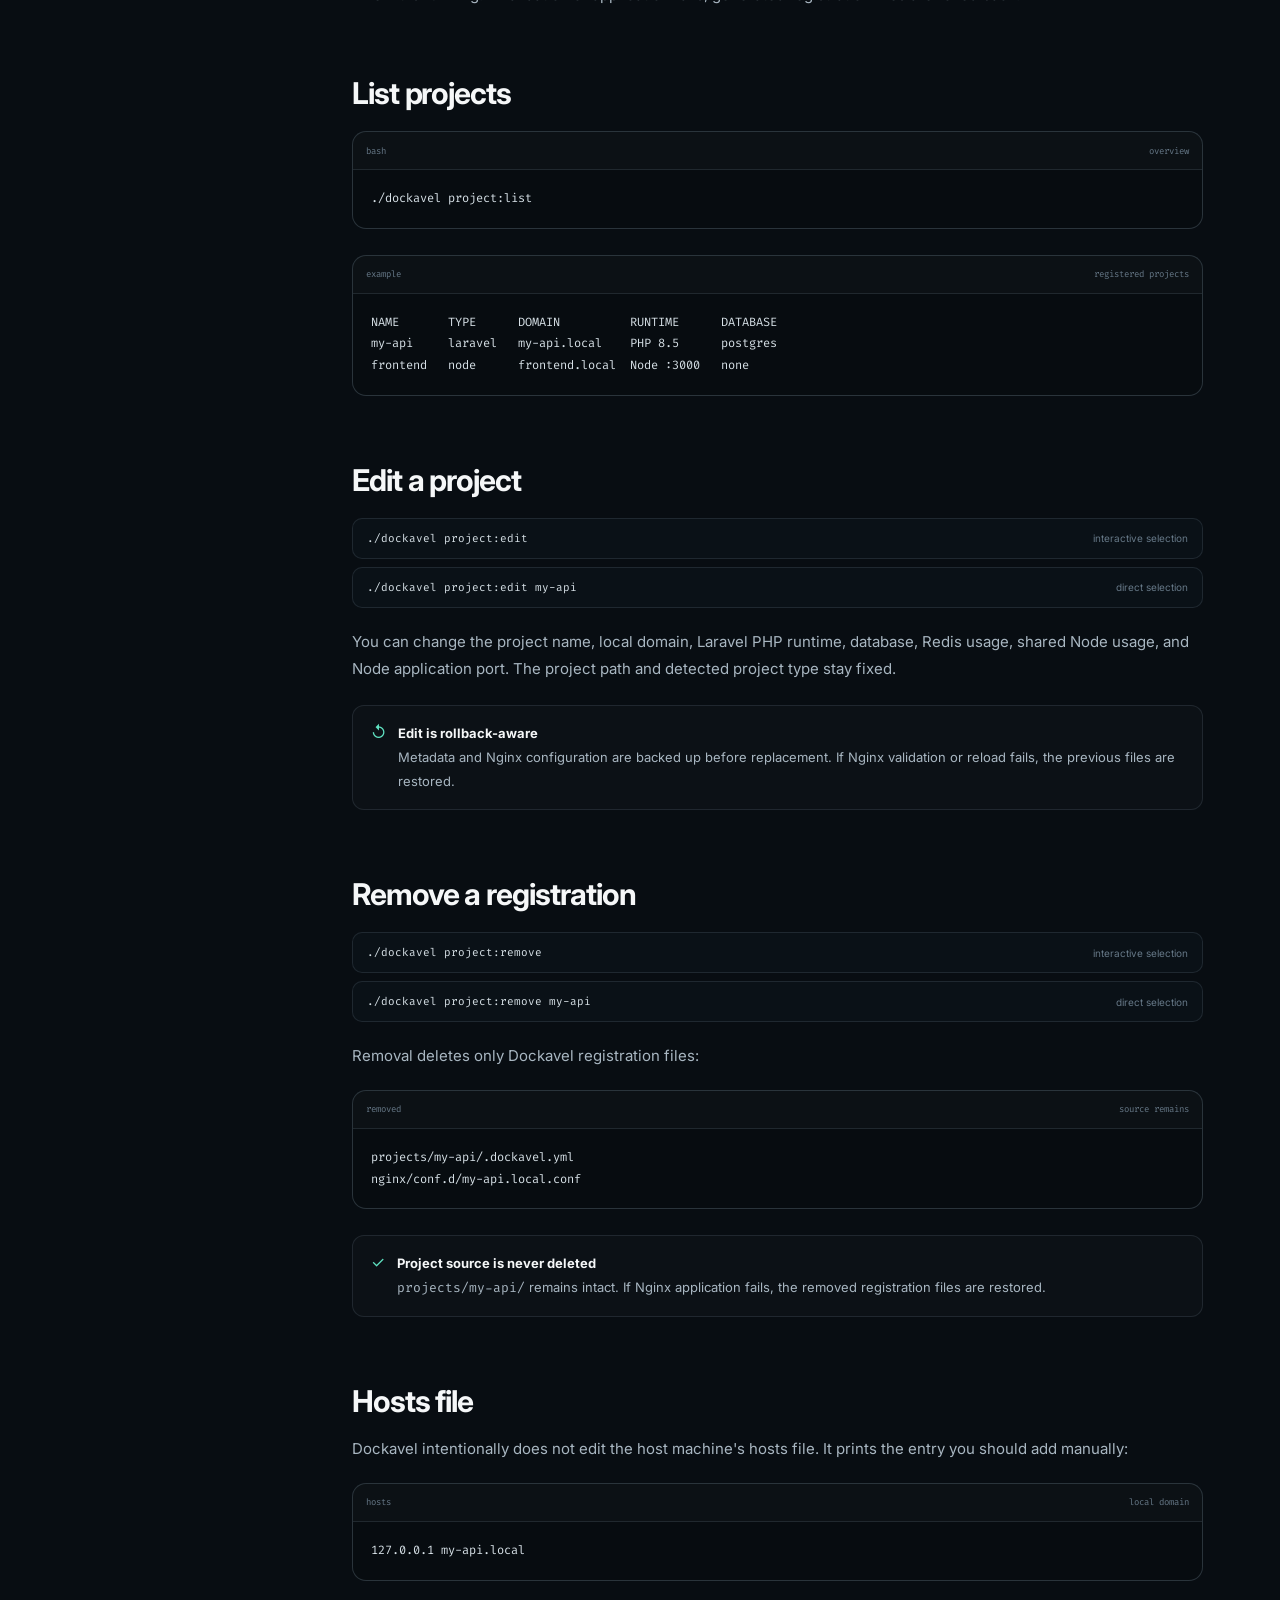
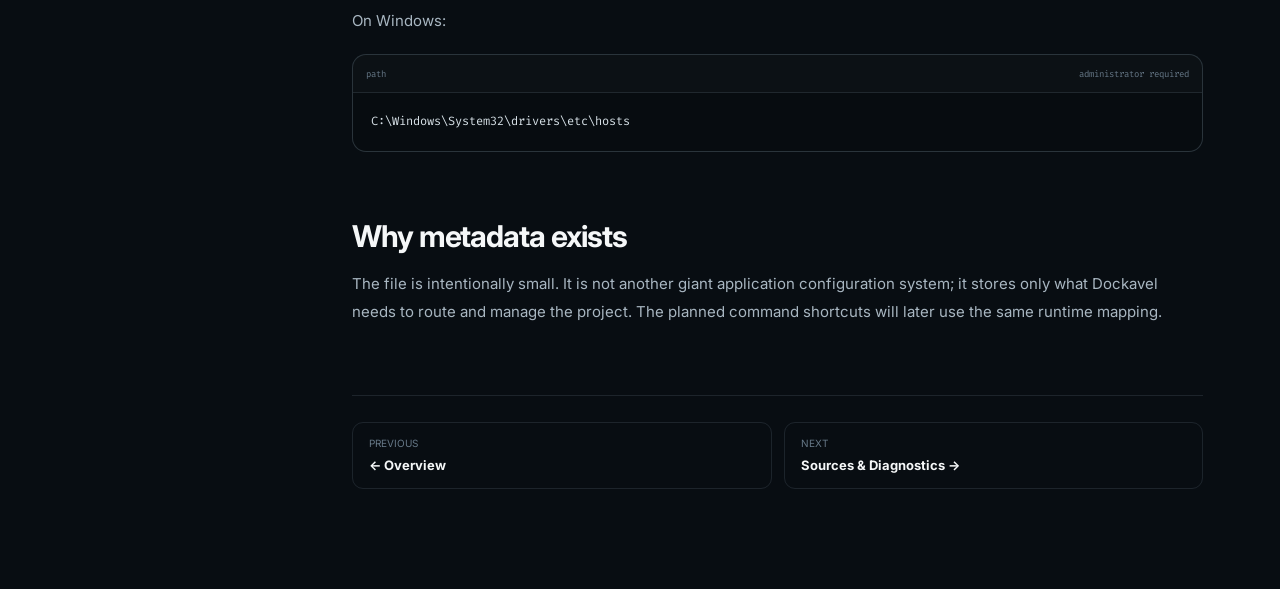
<file: docs/projects/index.html>
<!doctype html><html lang="en" dir="ltr"><head><meta charset="utf-8"><meta name="viewport" content="width=device-width,initial-scale=1"><meta name="theme-color" content="#080d12"><title>Project Manager — Dockavel Docs</title><link rel="stylesheet" href="../assets/docs.css"></head><body data-doc="projects" data-title-en="Project Manager" data-title-fa="مدیریت پروژه"><header class="docs-header"><div class="docs-head-inner"><button class="mobile-docs-menu" aria-label="Open docs menu">☰</button><a class="brand" data-home-link href="../../"><span class="brand-mark">&gt;_</span><span>dockavel</span></a><div class="docs-head-spacer"></div><a class="top-link docs-home-label" data-home-link href="../../">Website</a><a class="top-link github-link" href="https://github.com/AfshinEfati/dockavel" target="_blank" rel="noreferrer">GitHub</a><button class="lang-switch" type="button"><b>EN</b> / <span>فا</span></button></div></header><div class="docs-layout"><aside class="docs-sidebar"><div class="sidebar-title">Dockavel Docs</div><nav class="sidebar-nav"></nav></aside><main class="docs-main"><article class="docs-content"><div class="lang-en"><span class="doc-kicker">PROJECT MANAGER</span><h1>Project-aware local development</h1><p class="lead">Project Manager registers existing Laravel or Node.js applications, stores minimal metadata, generates Nginx routing, and keeps runtime choices tied to the project instead of your memory.</p><div class="doc-meta"><span class="doc-badge good">ADD · LIST · EDIT · REMOVE</span><span class="doc-badge">rollback aware</span><span class="doc-badge">source-safe</span></div><div class="notice info"><span>i</span><div><strong>Project Manager does not create applications</strong><p>The project directory must already exist inside <code>projects/</code>. Dockavel registers and routes it.</p></div></div><h2>Add a project</h2><div class="code-block"><div class="code-head"><span>bash</span><span>register</span></div><pre><code>./dockavel project:add</code></pre></div><p>The add flow detects Laravel from <code>artisan</code> plus <code>composer.json</code>, detects Node.js from <code>package.json</code>, and then asks only for settings that are relevant to the currently enabled Dockavel stack.</p><ul><li>Project name and local domain</li><li>Database: none, MySQL or PostgreSQL when available</li><li>Redis usage when Redis is enabled</li><li>PHP runtime for Laravel, limited to enabled PHP profiles</li><li>Shared Node runtime for Laravel frontend commands when Node is enabled</li><li>Application port <code>3000-3099</code> for Node.js projects</li></ul><h3>Generated metadata</h3><div class="code-block"><div class="code-head"><span>.dockavel.yml</span><span>Laravel example</span></div><pre><code>version: 1
name: "my-api"
type: "laravel"
path: "my-api"
domain: "my-api.local"
php: "8.5"
database: "postgres"
redis: true
node: true</code></pre></div><p>For Node.js projects, metadata stores the internal application port instead of a PHP version.</p><h3>Generated Nginx config</h3><p>Dockavel renders the existing Laravel or Node Nginx template, validates the full Nginx configuration and reloads Nginx when it is running. If validation or application fails, generated registration files are rolled back.</p><h2>List projects</h2><div class="code-block"><div class="code-head"><span>bash</span><span>overview</span></div><pre><code>./dockavel project:list</code></pre></div><div class="code-block"><div class="code-head"><span>example</span><span>registered projects</span></div><pre><code>NAME       TYPE      DOMAIN          RUNTIME      DATABASE
my-api     laravel   my-api.local    PHP 8.5      postgres
frontend   node      frontend.local  Node :3000   none</code></pre></div><h2>Edit a project</h2><div class="command-list"><div class="command-row"><code>./dockavel project:edit</code><span>interactive selection</span></div><div class="command-row"><code>./dockavel project:edit my-api</code><span>direct selection</span></div></div><p>You can change the project name, local domain, Laravel PHP runtime, database, Redis usage, shared Node usage, and Node application port. The project path and detected project type stay fixed.</p><div class="notice info"><span>↺</span><div><strong>Edit is rollback-aware</strong><p>Metadata and Nginx configuration are backed up before replacement. If Nginx validation or reload fails, the previous files are restored.</p></div></div><h2>Remove a registration</h2><div class="command-list"><div class="command-row"><code>./dockavel project:remove</code><span>interactive selection</span></div><div class="command-row"><code>./dockavel project:remove my-api</code><span>direct selection</span></div></div><p>Removal deletes only Dockavel registration files:</p><div class="code-block"><div class="code-head"><span>removed</span><span>source remains</span></div><pre><code>projects/my-api/.dockavel.yml
nginx/conf.d/my-api.local.conf</code></pre></div><div class="notice info"><span>✓</span><div><strong>Project source is never deleted</strong><p><code>projects/my-api/</code> remains intact. If Nginx application fails, the removed registration files are restored.</p></div></div><h2>Hosts file</h2><p>Dockavel intentionally does not edit the host machine's hosts file. It prints the entry you should add manually:</p><div class="code-block"><div class="code-head"><span>hosts</span><span>local domain</span></div><pre><code>127.0.0.1 my-api.local</code></pre></div><p>On Windows:</p><div class="code-block"><div class="code-head"><span>path</span><span>administrator required</span></div><pre><code>C:\Windows\System32\drivers\etc\hosts</code></pre></div><h2>Why metadata exists</h2><p>The file is intentionally small. It is not another giant application configuration system; it stores only what Dockavel needs to route and manage the project. The planned command shortcuts will later use the same runtime mapping.</p><div class="page-nav"><a href="../"><small>PREVIOUS</small><strong>← Overview</strong></a><a href="../network/"><small>NEXT</small><strong>Sources & Diagnostics →</strong></a></div></div><div class="lang-fa"><span class="doc-kicker">مدیریت پروژه</span><h1>محیط local که پروژه را می‌شناسد</h1><p class="lead">Project Manager پروژه Laravel یا Node.js موجود را ثبت می‌کند، metadata کوچک می‌سازد، Nginx routing را تولید می‌کند و runtime را به خود پروژه وصل نگه می‌دارد؛ نه به حافظه تو.</p><div class="doc-meta"><span class="doc-badge good">ADD · LIST · EDIT · REMOVE</span><span class="doc-badge">دارای rollback</span><span class="doc-badge">سورس امن</span></div><div class="notice info"><span>i</span><div><strong>Project Manager پروژه جدید نمی‌سازد</strong><p>پوشه پروژه باید از قبل داخل <code>projects/</code> وجود داشته باشد. Dockavel فقط آن را register و route می‌کند.</p></div></div><h2>اضافه کردن پروژه</h2><div class="code-block"><div class="code-head"><span>bash</span><span>register</span></div><pre><code>./dockavel project:add</code></pre></div><p>برای Laravel وجود <code>artisan</code> و <code>composer.json</code> بررسی می‌شود و برای Node.js فایل <code>package.json</code>. بعد فقط گزینه‌هایی نمایش داده می‌شوند که با استک فعال فعلی معنی دارند.</p><ul><li>نام پروژه و دامنه local</li><li>دیتابیس: none، MySQL یا PostgreSQL اگر فعال باشند</li><li>استفاده از Redis اگر Redis فعال باشد</li><li>PHP runtime برای Laravel، فقط از profileهای PHP فعال</li><li>Node مشترک برای commandهای frontend پروژه Laravel</li><li>پورت داخلی <code>3000-3099</code> برای پروژه Node.js</li></ul><h3>Metadata تولیدشده</h3><div class="code-block"><div class="code-head"><span>.dockavel.yml</span><span>Laravel example</span></div><pre><code>version: 1
name: "my-api"
type: "laravel"
path: "my-api"
domain: "my-api.local"
php: "8.5"
database: "postgres"
redis: true
node: true</code></pre></div><p>برای پروژه Node.js به‌جای PHP version، application port ذخیره می‌شود.</p><h3>Nginx config تولیدشده</h3><p>Dockavel template مناسب Laravel یا Node را render می‌کند، کل config Nginx را validate می‌کند و اگر Nginx در حال اجرا باشد reload انجام می‌دهد. اگر validation یا apply شکست بخورد، فایل‌های تولیدشده rollback می‌شوند.</p><h2>لیست پروژه‌ها</h2><div class="code-block"><div class="code-head"><span>bash</span><span>overview</span></div><pre><code>./dockavel project:list</code></pre></div><div class="code-block"><div class="code-head"><span>example</span><span>registered projects</span></div><pre><code>NAME       TYPE      DOMAIN          RUNTIME      DATABASE
my-api     laravel   my-api.local    PHP 8.5      postgres
frontend   node      frontend.local  Node :3000   none</code></pre></div><h2>ویرایش پروژه</h2><div class="command-list"><div class="command-row"><code>./dockavel project:edit</code><span>انتخاب تعاملی</span></div><div class="command-row"><code>./dockavel project:edit my-api</code><span>انتخاب مستقیم</span></div></div><p>نام پروژه، دامنه local، PHP پروژه Laravel، دیتابیس، Redis، Node مشترک و پورت پروژه Node قابل تغییر هستند. path پروژه و type تشخیص‌داده‌شده ثابت می‌مانند.</p><div class="notice info"><span>↺</span><div><strong>Edit دارای rollback است</strong><p>قبل از جایگزینی، metadata و Nginx config قبلی backup می‌شوند و اگر validate یا reload خراب شود، نسخه قبلی برمی‌گردد.</p></div></div><h2>حذف registration</h2><div class="command-list"><div class="command-row"><code>./dockavel project:remove</code><span>انتخاب تعاملی</span></div><div class="command-row"><code>./dockavel project:remove my-api</code><span>انتخاب مستقیم</span></div></div><p>Remove فقط فایل‌های مربوط به Dockavel را حذف می‌کند:</p><div class="code-block"><div class="code-head"><span>removed</span><span>source remains</span></div><pre><code>projects/my-api/.dockavel.yml
nginx/conf.d/my-api.local.conf</code></pre></div><div class="notice info"><span>✓</span><div><strong>سورس پروژه هیچ‌وقت پاک نمی‌شود</strong><p>پوشه <code>projects/my-api/</code> باقی می‌ماند. اگر apply کردن Nginx شکست بخورد، فایل‌های registration حذف‌شده restore می‌شوند.</p></div></div><h2>فایل hosts</h2><p>Dockavel عمداً hosts سیستم را خودکار ویرایش نمی‌کند. فقط entry لازم را چاپ می‌کند:</p><div class="code-block"><div class="code-head"><span>hosts</span><span>local domain</span></div><pre><code>127.0.0.1 my-api.local</code></pre></div><p>مسیر hosts در Windows:</p><div class="code-block"><div class="code-head"><span>path</span><span>administrator required</span></div><pre><code>C:\Windows\System32\drivers\etc\hosts</code></pre></div><h2>چرا metadata داریم؟</h2><p>فایل عمداً کوچک است. هدف ساخت یک سیستم configuration بزرگ جدید نیست؛ فقط چیزهایی ذخیره می‌شوند که Dockavel برای route و مدیریت پروژه لازم دارد. shortcutهای آینده هم از همین mapping استفاده خواهند کرد.</p><div class="page-nav"><a href="../"><small>قبلی</small><strong>نمای کلی →</strong></a><a href="../network/"><small>بعدی</small><strong>Source و Diagnostics ←</strong></a></div></div></article></main></div><script src="../assets/docs.js"></script></body></html>
</file>
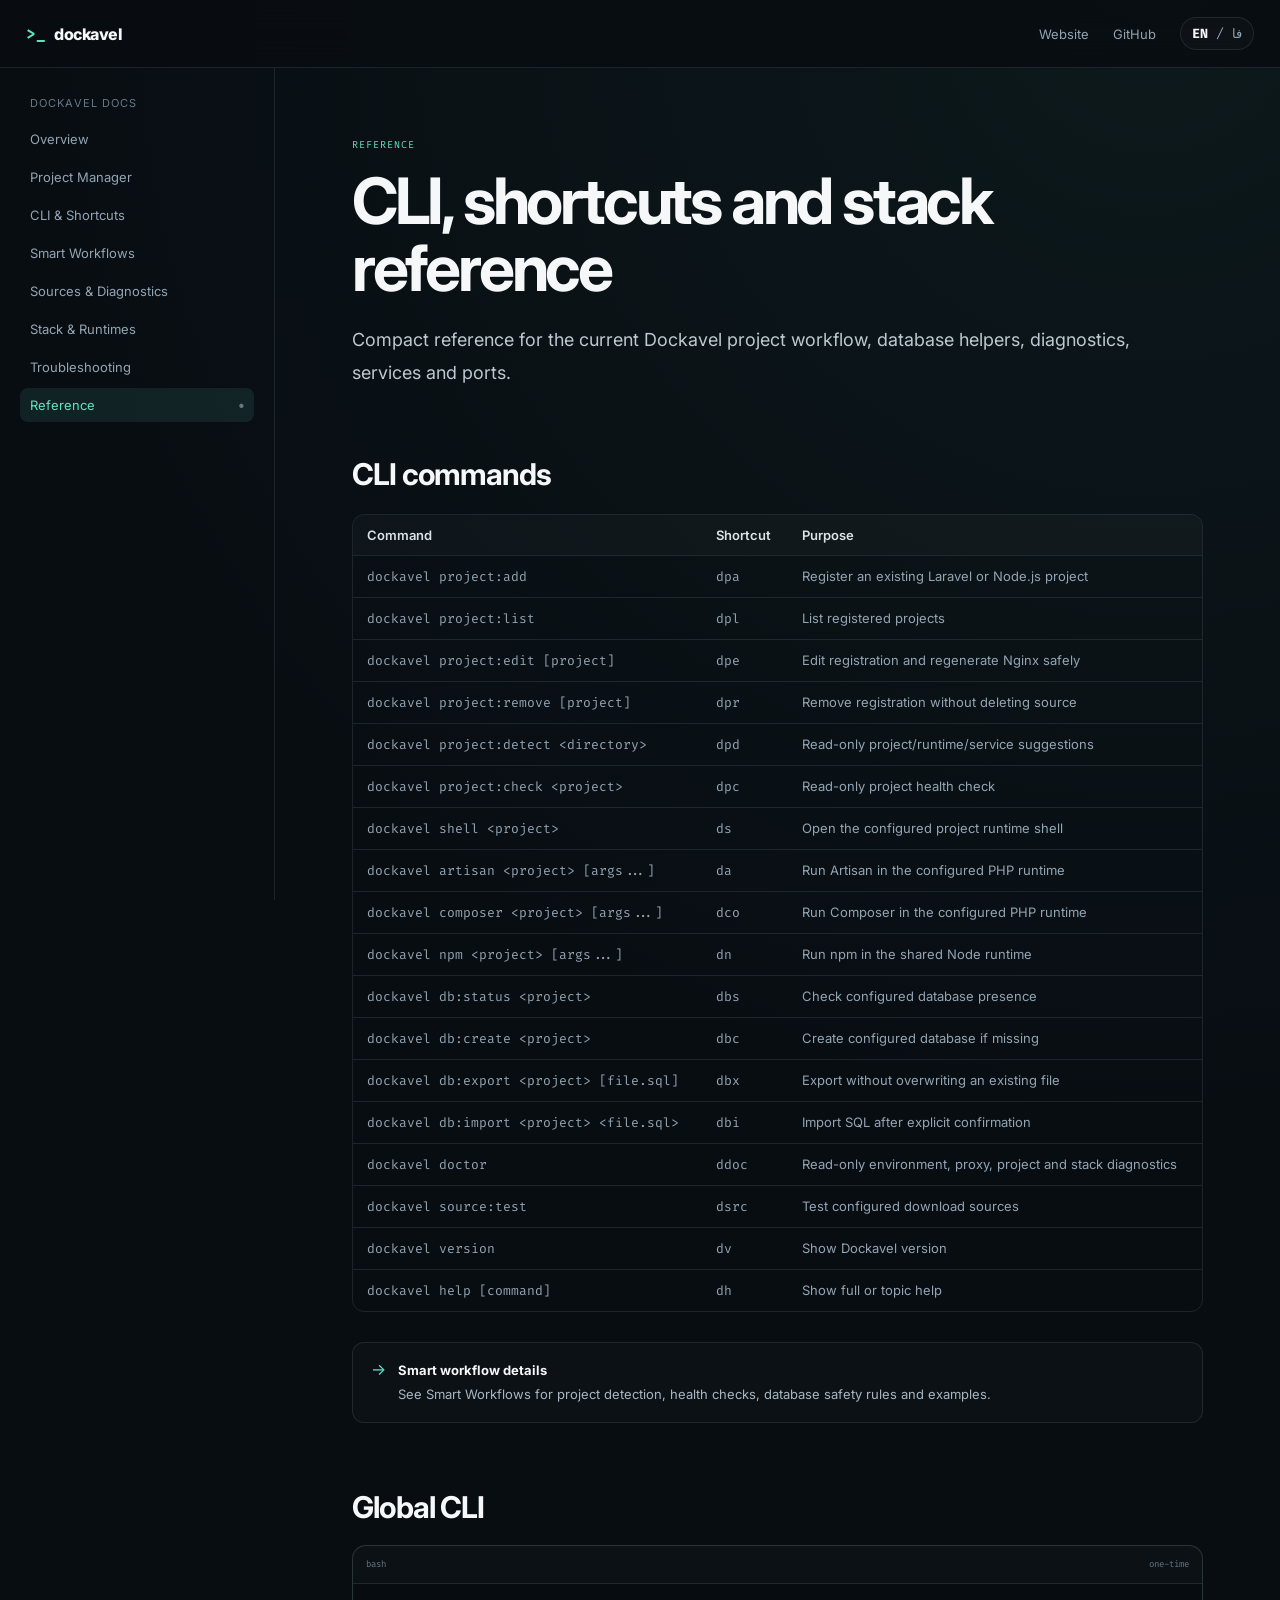
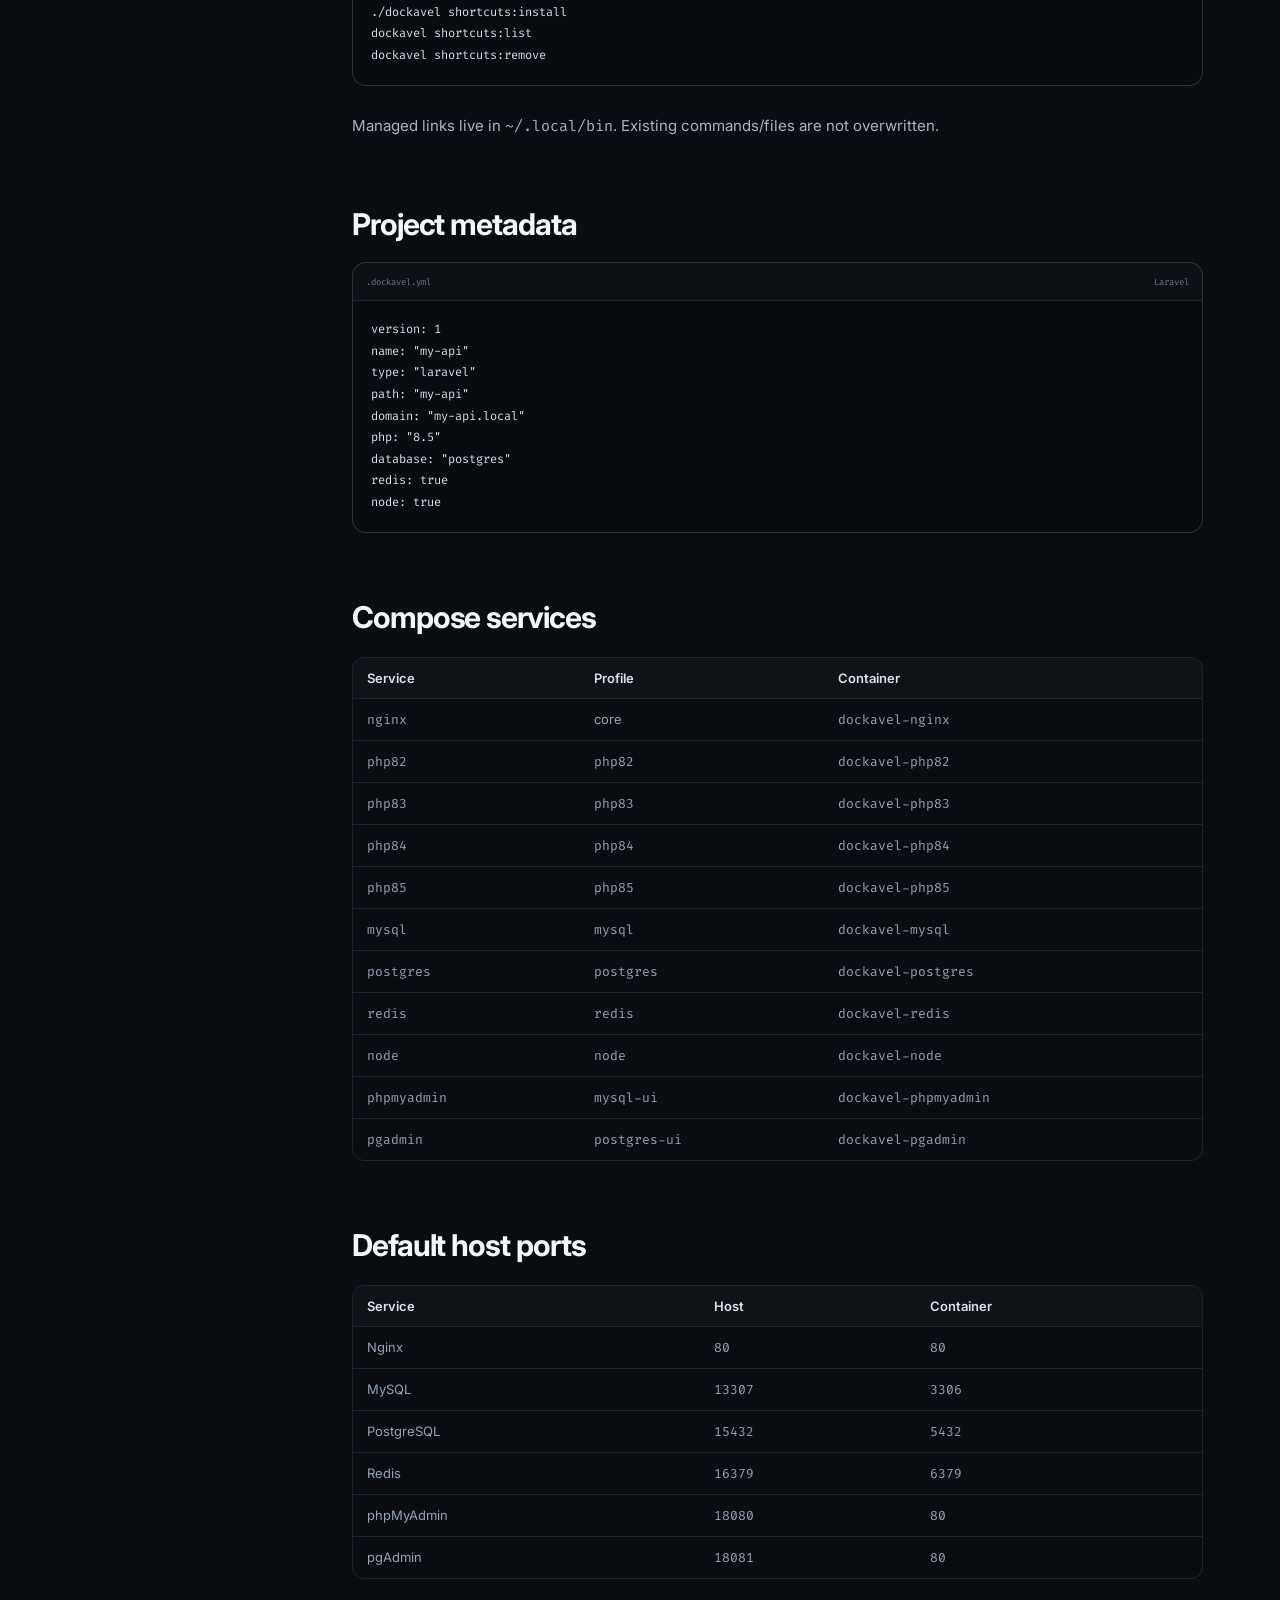
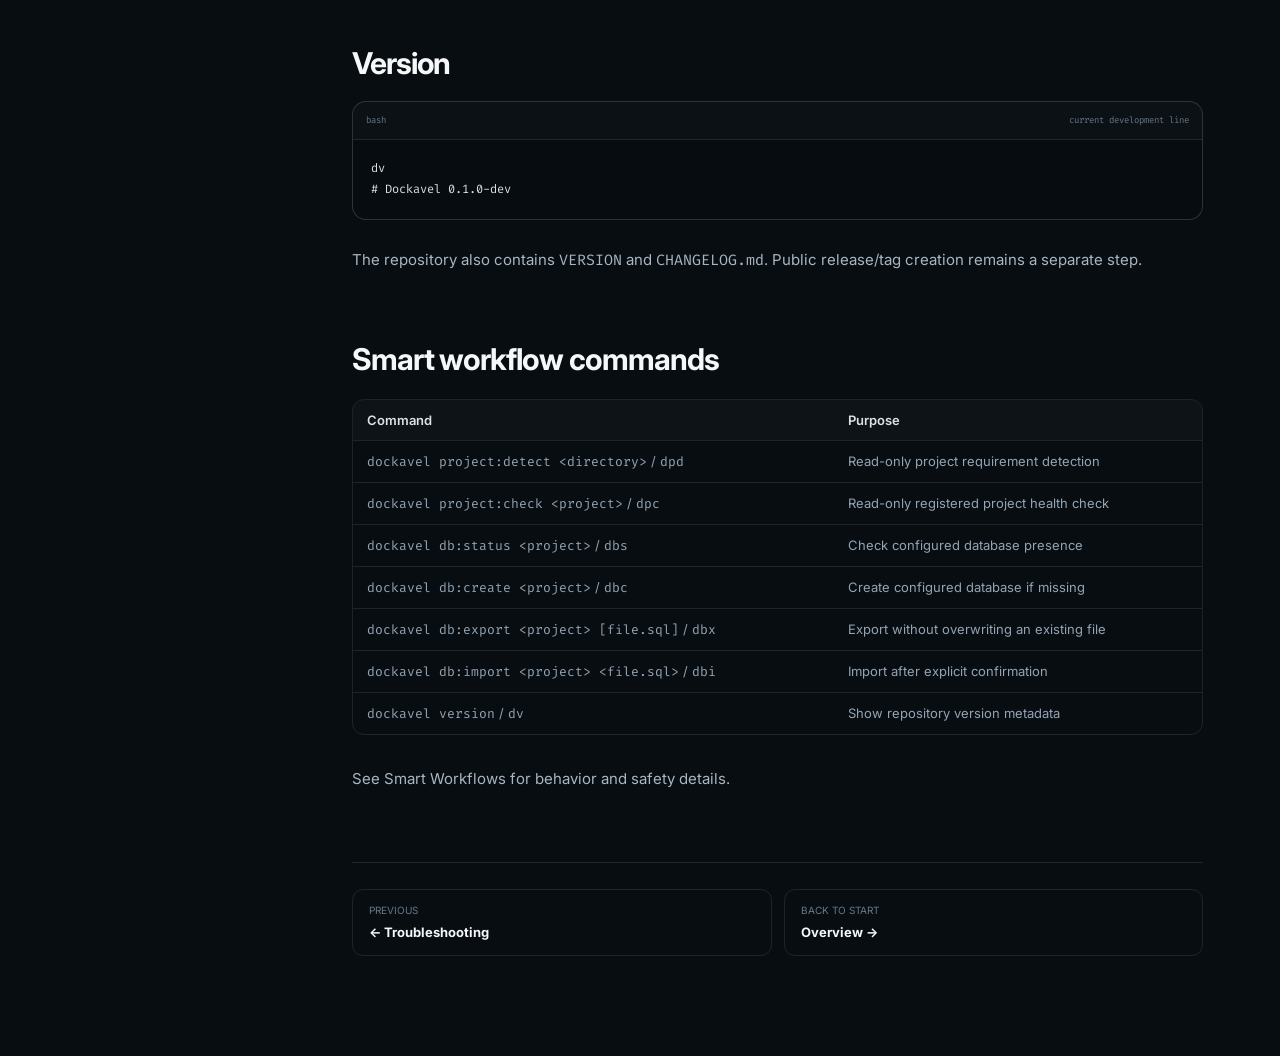
<file: docs/reference/index.html>
<!doctype html><html lang="en" dir="ltr"><head><meta charset="utf-8"><meta name="viewport" content="width=device-width,initial-scale=1"><meta name="theme-color" content="#080d12"><meta name="description" content="Dockavel CLI, shortcuts, project workflows, services, ports and configuration reference."><title>Reference — Dockavel Docs</title><link rel="canonical" href="https://afshinefati.github.io/dockavel-site/docs/reference/"><link rel="stylesheet" href="../assets/docs.css"></head><body data-doc="reference" data-title-en="Reference" data-title-fa="مرجع"><header class="docs-header"><div class="docs-head-inner"><button class="mobile-docs-menu" aria-label="Open docs menu">☰</button><a class="brand" data-home-link href="../../"><span class="brand-mark">&gt;_</span><span>dockavel</span></a><div class="docs-head-spacer"></div><a class="top-link docs-home-label" data-home-link href="../../">Website</a><a class="top-link github-link" href="https://github.com/AfshinEfati/dockavel" target="_blank" rel="noreferrer">GitHub</a><button class="lang-switch" type="button"><b>EN</b> / <span>فا</span></button></div></header><div class="docs-layout"><aside class="docs-sidebar"><div class="sidebar-title">Dockavel Docs</div><nav class="sidebar-nav"></nav></aside><main class="docs-main"><article class="docs-content"><div class="lang-en"><span class="doc-kicker">REFERENCE</span><h1>CLI, shortcuts and stack reference</h1><p class="lead">Compact reference for the current Dockavel project workflow, database helpers, diagnostics, services and ports.</p><h2>CLI commands</h2><div class="table-wrap"><table><thead><tr><th>Command</th><th>Shortcut</th><th>Purpose</th></tr></thead><tbody><tr><td><code>dockavel project:add</code></td><td><code>dpa</code></td><td>Register an existing Laravel or Node.js project</td></tr><tr><td><code>dockavel project:list</code></td><td><code>dpl</code></td><td>List registered projects</td></tr><tr><td><code>dockavel project:edit [project]</code></td><td><code>dpe</code></td><td>Edit registration and regenerate Nginx safely</td></tr><tr><td><code>dockavel project:remove [project]</code></td><td><code>dpr</code></td><td>Remove registration without deleting source</td></tr><tr><td><code>dockavel project:detect &lt;directory&gt;</code></td><td><code>dpd</code></td><td>Read-only project/runtime/service suggestions</td></tr><tr><td><code>dockavel project:check &lt;project&gt;</code></td><td><code>dpc</code></td><td>Read-only project health check</td></tr><tr><td><code>dockavel shell &lt;project&gt;</code></td><td><code>ds</code></td><td>Open the configured project runtime shell</td></tr><tr><td><code>dockavel artisan &lt;project&gt; [args...]</code></td><td><code>da</code></td><td>Run Artisan in the configured PHP runtime</td></tr><tr><td><code>dockavel composer &lt;project&gt; [args...]</code></td><td><code>dco</code></td><td>Run Composer in the configured PHP runtime</td></tr><tr><td><code>dockavel npm &lt;project&gt; [args...]</code></td><td><code>dn</code></td><td>Run npm in the shared Node runtime</td></tr><tr><td><code>dockavel db:status &lt;project&gt;</code></td><td><code>dbs</code></td><td>Check configured database presence</td></tr><tr><td><code>dockavel db:create &lt;project&gt;</code></td><td><code>dbc</code></td><td>Create configured database if missing</td></tr><tr><td><code>dockavel db:export &lt;project&gt; [file.sql]</code></td><td><code>dbx</code></td><td>Export without overwriting an existing file</td></tr><tr><td><code>dockavel db:import &lt;project&gt; &lt;file.sql&gt;</code></td><td><code>dbi</code></td><td>Import SQL after explicit confirmation</td></tr><tr><td><code>dockavel doctor</code></td><td><code>ddoc</code></td><td>Read-only environment, proxy, project and stack diagnostics</td></tr><tr><td><code>dockavel source:test</code></td><td><code>dsrc</code></td><td>Test configured download sources</td></tr><tr><td><code>dockavel version</code></td><td><code>dv</code></td><td>Show Dockavel version</td></tr><tr><td><code>dockavel help [command]</code></td><td><code>dh</code></td><td>Show full or topic help</td></tr></tbody></table></div><div class="notice info"><span>→</span><div><strong>Smart workflow details</strong><p>See <a href="../workflows/">Smart Workflows</a> for project detection, health checks, database safety rules and examples.</p></div></div><h2>Global CLI</h2><div class="code-block"><div class="code-head"><span>bash</span><span>one-time</span></div><pre><code>./dockavel shortcuts:install
dockavel shortcuts:list
dockavel shortcuts:remove</code></pre></div><p>Managed links live in <code>~/.local/bin</code>. Existing commands/files are not overwritten.</p><h2>Project metadata</h2><div class="code-block"><div class="code-head"><span>.dockavel.yml</span><span>Laravel</span></div><pre><code>version: 1
name: "my-api"
type: "laravel"
path: "my-api"
domain: "my-api.local"
php: "8.5"
database: "postgres"
redis: true
node: true</code></pre></div><h2>Compose services</h2><div class="table-wrap"><table><thead><tr><th>Service</th><th>Profile</th><th>Container</th></tr></thead><tbody><tr><td><code>nginx</code></td><td>core</td><td><code>dockavel-nginx</code></td></tr><tr><td><code>php82</code></td><td><code>php82</code></td><td><code>dockavel-php82</code></td></tr><tr><td><code>php83</code></td><td><code>php83</code></td><td><code>dockavel-php83</code></td></tr><tr><td><code>php84</code></td><td><code>php84</code></td><td><code>dockavel-php84</code></td></tr><tr><td><code>php85</code></td><td><code>php85</code></td><td><code>dockavel-php85</code></td></tr><tr><td><code>mysql</code></td><td><code>mysql</code></td><td><code>dockavel-mysql</code></td></tr><tr><td><code>postgres</code></td><td><code>postgres</code></td><td><code>dockavel-postgres</code></td></tr><tr><td><code>redis</code></td><td><code>redis</code></td><td><code>dockavel-redis</code></td></tr><tr><td><code>node</code></td><td><code>node</code></td><td><code>dockavel-node</code></td></tr><tr><td><code>phpmyadmin</code></td><td><code>mysql-ui</code></td><td><code>dockavel-phpmyadmin</code></td></tr><tr><td><code>pgadmin</code></td><td><code>postgres-ui</code></td><td><code>dockavel-pgadmin</code></td></tr></tbody></table></div><h2>Default host ports</h2><div class="table-wrap"><table><thead><tr><th>Service</th><th>Host</th><th>Container</th></tr></thead><tbody><tr><td>Nginx</td><td><code>80</code></td><td><code>80</code></td></tr><tr><td>MySQL</td><td><code>13307</code></td><td><code>3306</code></td></tr><tr><td>PostgreSQL</td><td><code>15432</code></td><td><code>5432</code></td></tr><tr><td>Redis</td><td><code>16379</code></td><td><code>6379</code></td></tr><tr><td>phpMyAdmin</td><td><code>18080</code></td><td><code>80</code></td></tr><tr><td>pgAdmin</td><td><code>18081</code></td><td><code>80</code></td></tr></tbody></table></div><h2>Version</h2><div class="code-block"><div class="code-head"><span>bash</span><span>current development line</span></div><pre><code>dv
# Dockavel 0.1.0-dev</code></pre></div><p>The repository also contains <code>VERSION</code> and <code>CHANGELOG.md</code>. Public release/tag creation remains a separate step.</p><div class="page-nav"><a href="../troubleshooting/"><small>PREVIOUS</small><strong>← Troubleshooting</strong></a><a href="../"><small>BACK TO START</small><strong>Overview →</strong></a></div></div><div class="lang-fa"><span class="doc-kicker">مرجع</span><h1>مرجع CLI، Shortcutها و Stack</h1><p class="lead">مرجع جمع‌وجور Workflow پروژه، Database Helperها، Diagnostics، سرویس‌ها و پورت‌های فعلی Dockavel.</p><h2>دستورات CLI</h2><div class="table-wrap"><table><thead><tr><th>دستور</th><th>Shortcut</th><th>کاربرد</th></tr></thead><tbody><tr><td><code>dockavel project:add</code></td><td><code>dpa</code></td><td>ثبت پروژه Laravel یا Node.js موجود</td></tr><tr><td><code>dockavel project:list</code></td><td><code>dpl</code></td><td>نمایش پروژه‌های ثبت‌شده</td></tr><tr><td><code>dockavel project:edit [project]</code></td><td><code>dpe</code></td><td>ویرایش Registration و بازتولید امن Nginx</td></tr><tr><td><code>dockavel project:remove [project]</code></td><td><code>dpr</code></td><td>حذف Registration بدون حذف سورس</td></tr><tr><td><code>dockavel project:detect &lt;directory&gt;</code></td><td><code>dpd</code></td><td>پیشنهاد read-only برای Project/Runtime/Service</td></tr><tr><td><code>dockavel project:check &lt;project&gt;</code></td><td><code>dpc</code></td><td>Project Health Check به‌صورت read-only</td></tr><tr><td><code>dockavel shell &lt;project&gt;</code></td><td><code>ds</code></td><td>باز کردن Shell در Runtime پروژه</td></tr><tr><td><code>dockavel artisan &lt;project&gt; [args...]</code></td><td><code>da</code></td><td>اجرای Artisan در PHP Runtime پروژه</td></tr><tr><td><code>dockavel composer &lt;project&gt; [args...]</code></td><td><code>dco</code></td><td>اجرای Composer در PHP Runtime پروژه</td></tr><tr><td><code>dockavel npm &lt;project&gt; [args...]</code></td><td><code>dn</code></td><td>اجرای npm در Node Runtime مشترک</td></tr><tr><td><code>dockavel db:status &lt;project&gt;</code></td><td><code>dbs</code></td><td>بررسی وجود دیتابیس تنظیم‌شده</td></tr><tr><td><code>dockavel db:create &lt;project&gt;</code></td><td><code>dbc</code></td><td>ساخت دیتابیس در صورت نبودن</td></tr><tr><td><code>dockavel db:export &lt;project&gt; [file.sql]</code></td><td><code>dbx</code></td><td>Export بدون overwrite فایل موجود</td></tr><tr><td><code>dockavel db:import &lt;project&gt; &lt;file.sql&gt;</code></td><td><code>dbi</code></td><td>Import با Confirmation صریح</td></tr><tr><td><code>dockavel doctor</code></td><td><code>ddoc</code></td><td>Diagnostics read-only برای Environment، Proxy، Project و Stack</td></tr><tr><td><code>dockavel source:test</code></td><td><code>dsrc</code></td><td>تست Sourceهای دانلود فعلی</td></tr><tr><td><code>dockavel version</code></td><td><code>dv</code></td><td>نمایش نسخه Dockavel</td></tr><tr><td><code>dockavel help [command]</code></td><td><code>dh</code></td><td>نمایش Help کامل یا موضوعی</td></tr></tbody></table></div><div class="notice info"><span>→</span><div><strong>جزئیات Workflowهای هوشمند</strong><p>برای Detection، Health Check، قوانین Safety دیتابیس و مثال‌ها صفحه <a href="../workflows/">Workflowهای هوشمند</a> را ببین.</p></div></div><h2>Global CLI</h2><div class="code-block"><div class="code-head"><span>bash</span><span>یک‌بار</span></div><pre><code>./dockavel shortcuts:install
dockavel shortcuts:list
dockavel shortcuts:remove</code></pre></div><p>لینک‌های مدیریت‌شده داخل <code>~/.local/bin</code> ساخته می‌شوند و فایل/دستور موجود overwrite نمی‌شود.</p><h2>Project Metadata</h2><div class="code-block"><div class="code-head"><span>.dockavel.yml</span><span>Laravel</span></div><pre><code>version: 1
name: "my-api"
type: "laravel"
path: "my-api"
domain: "my-api.local"
php: "8.5"
database: "postgres"
redis: true
node: true</code></pre></div><h2>Compose Serviceها</h2><div class="table-wrap"><table><thead><tr><th>Service</th><th>Profile</th><th>Container</th></tr></thead><tbody><tr><td><code>nginx</code></td><td>core</td><td><code>dockavel-nginx</code></td></tr><tr><td><code>php82</code></td><td><code>php82</code></td><td><code>dockavel-php82</code></td></tr><tr><td><code>php83</code></td><td><code>php83</code></td><td><code>dockavel-php83</code></td></tr><tr><td><code>php84</code></td><td><code>php84</code></td><td><code>dockavel-php84</code></td></tr><tr><td><code>php85</code></td><td><code>php85</code></td><td><code>dockavel-php85</code></td></tr><tr><td><code>mysql</code></td><td><code>mysql</code></td><td><code>dockavel-mysql</code></td></tr><tr><td><code>postgres</code></td><td><code>postgres</code></td><td><code>dockavel-postgres</code></td></tr><tr><td><code>redis</code></td><td><code>redis</code></td><td><code>dockavel-redis</code></td></tr><tr><td><code>node</code></td><td><code>node</code></td><td><code>dockavel-node</code></td></tr><tr><td><code>phpmyadmin</code></td><td><code>mysql-ui</code></td><td><code>dockavel-phpmyadmin</code></td></tr><tr><td><code>pgadmin</code></td><td><code>postgres-ui</code></td><td><code>dockavel-pgadmin</code></td></tr></tbody></table></div><h2>پورت‌های پیش‌فرض Host</h2><div class="table-wrap"><table><thead><tr><th>Service</th><th>Host</th><th>Container</th></tr></thead><tbody><tr><td>Nginx</td><td><code>80</code></td><td><code>80</code></td></tr><tr><td>MySQL</td><td><code>13307</code></td><td><code>3306</code></td></tr><tr><td>PostgreSQL</td><td><code>15432</code></td><td><code>5432</code></td></tr><tr><td>Redis</td><td><code>16379</code></td><td><code>6379</code></td></tr><tr><td>phpMyAdmin</td><td><code>18080</code></td><td><code>80</code></td></tr><tr><td>pgAdmin</td><td><code>18081</code></td><td><code>80</code></td></tr></tbody></table></div><h2>نسخه</h2><div class="code-block"><div class="code-head"><span>bash</span><span>نسخه توسعه فعلی</span></div><pre><code>dv
# Dockavel 0.1.0-dev</code></pre></div><p>فایل‌های <code>VERSION</code> و <code>CHANGELOG.md</code> هم در مخزن وجود دارند. ساخت Release/Tag عمومی مرحله‌ای جدا است.</p><div class="page-nav"><a href="../troubleshooting/"><small>قبلی</small><strong>← رفع اشکال</strong></a><a href="../"><small>بازگشت</small><strong>نمای کلی →</strong></a></div></div></article></main></div><script src="../assets/docs.js"></script></body></html>
</file>
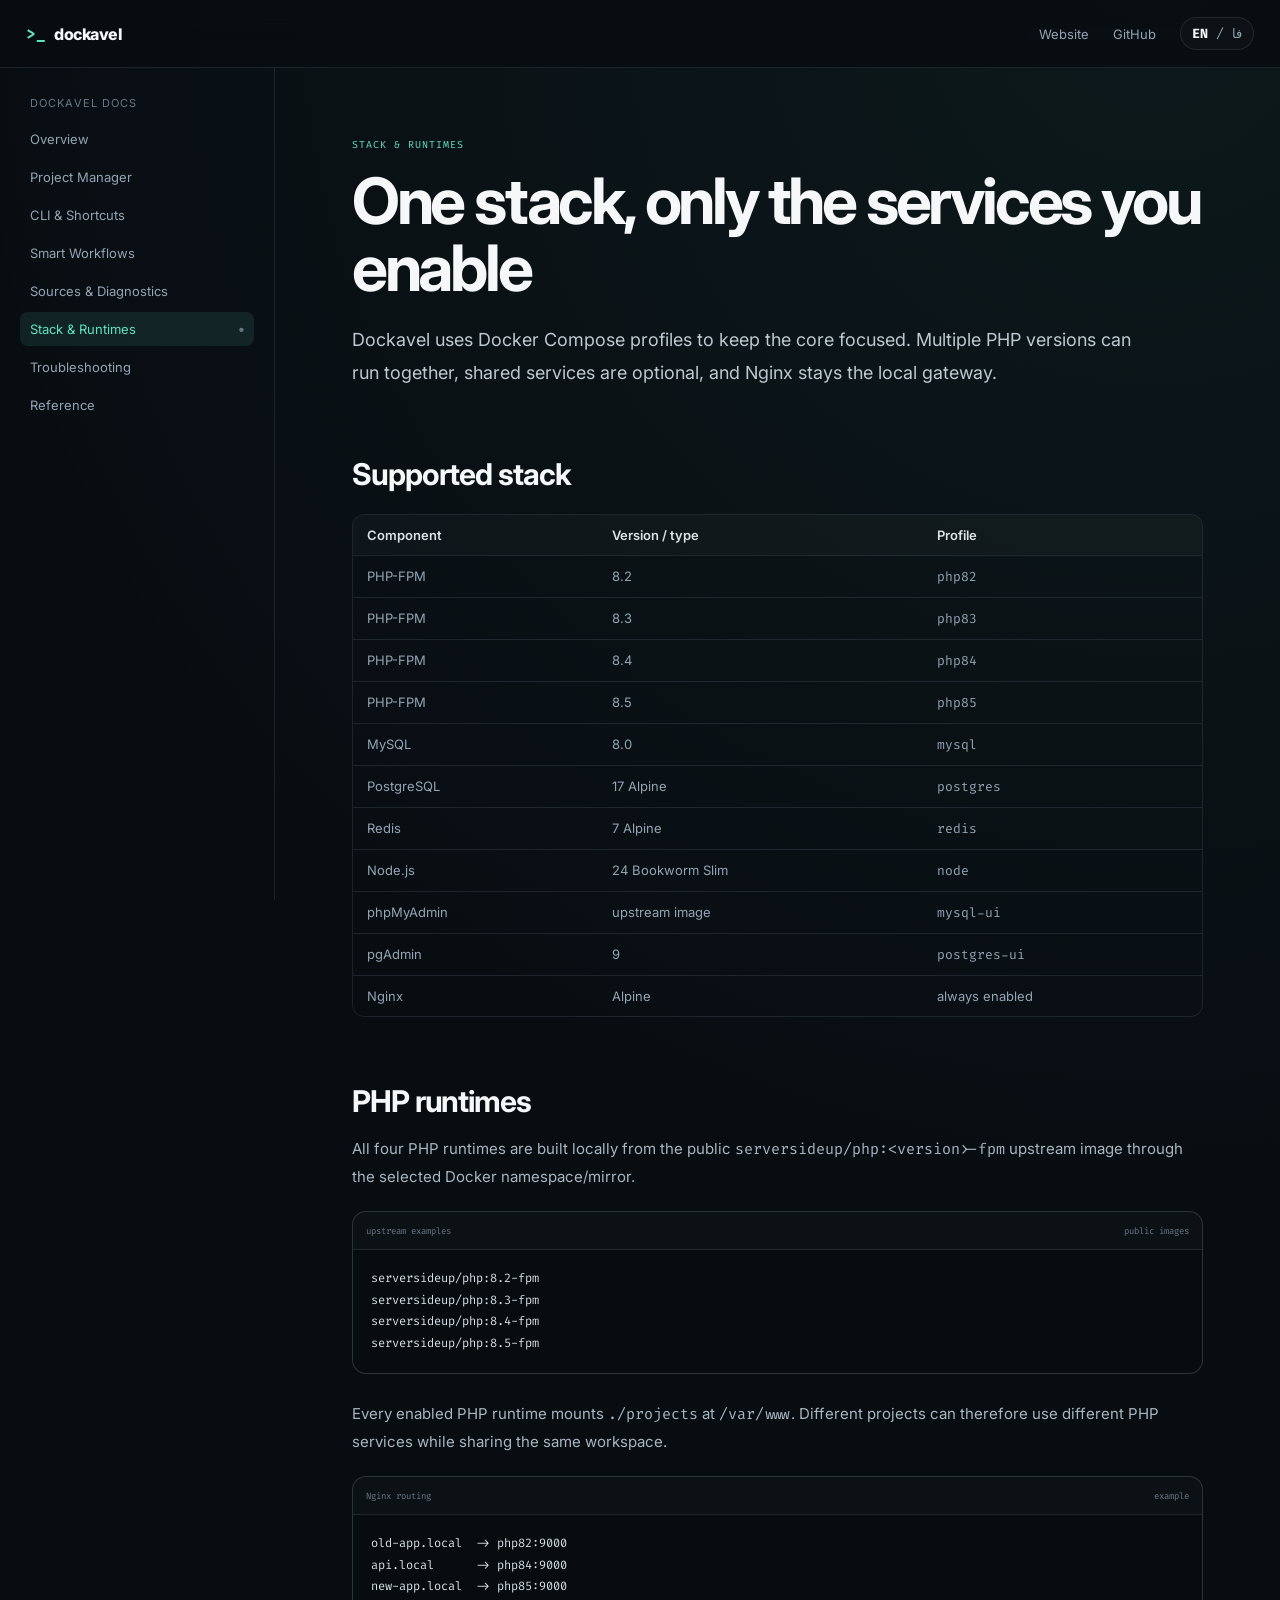
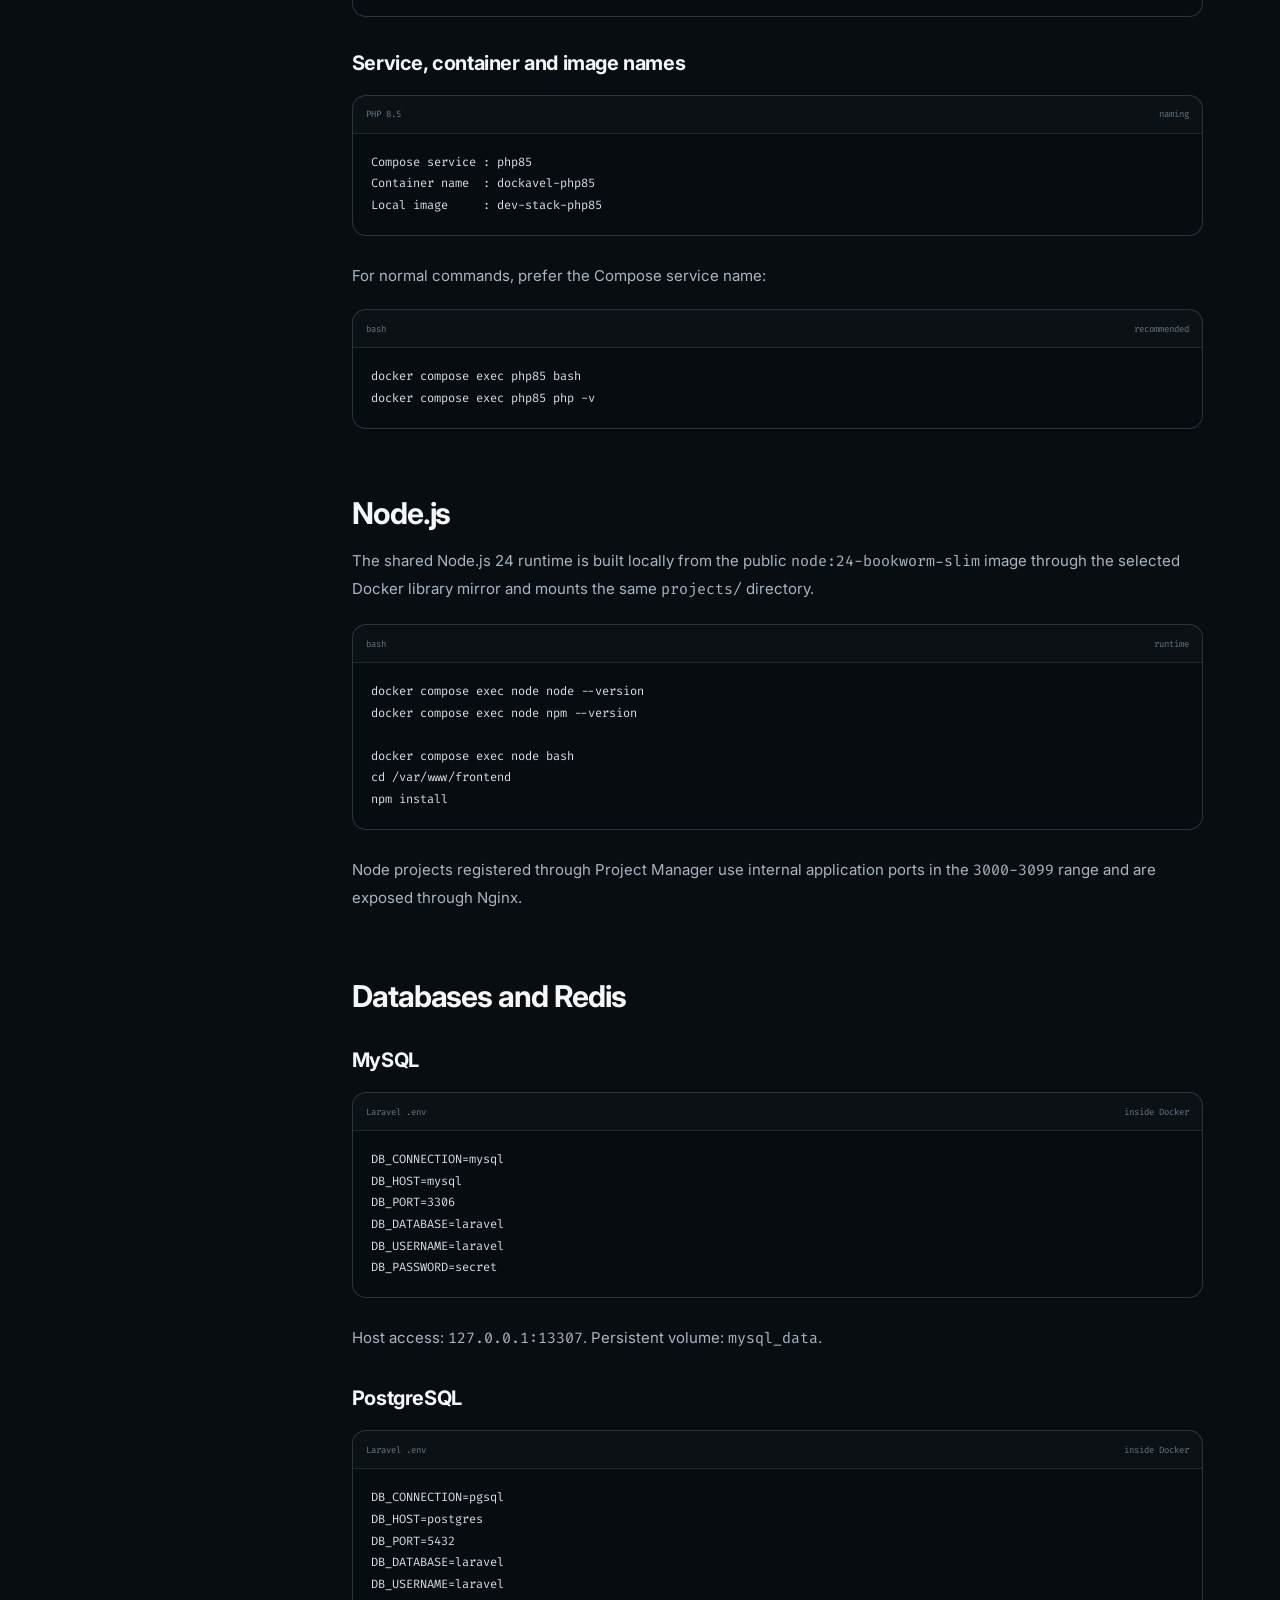
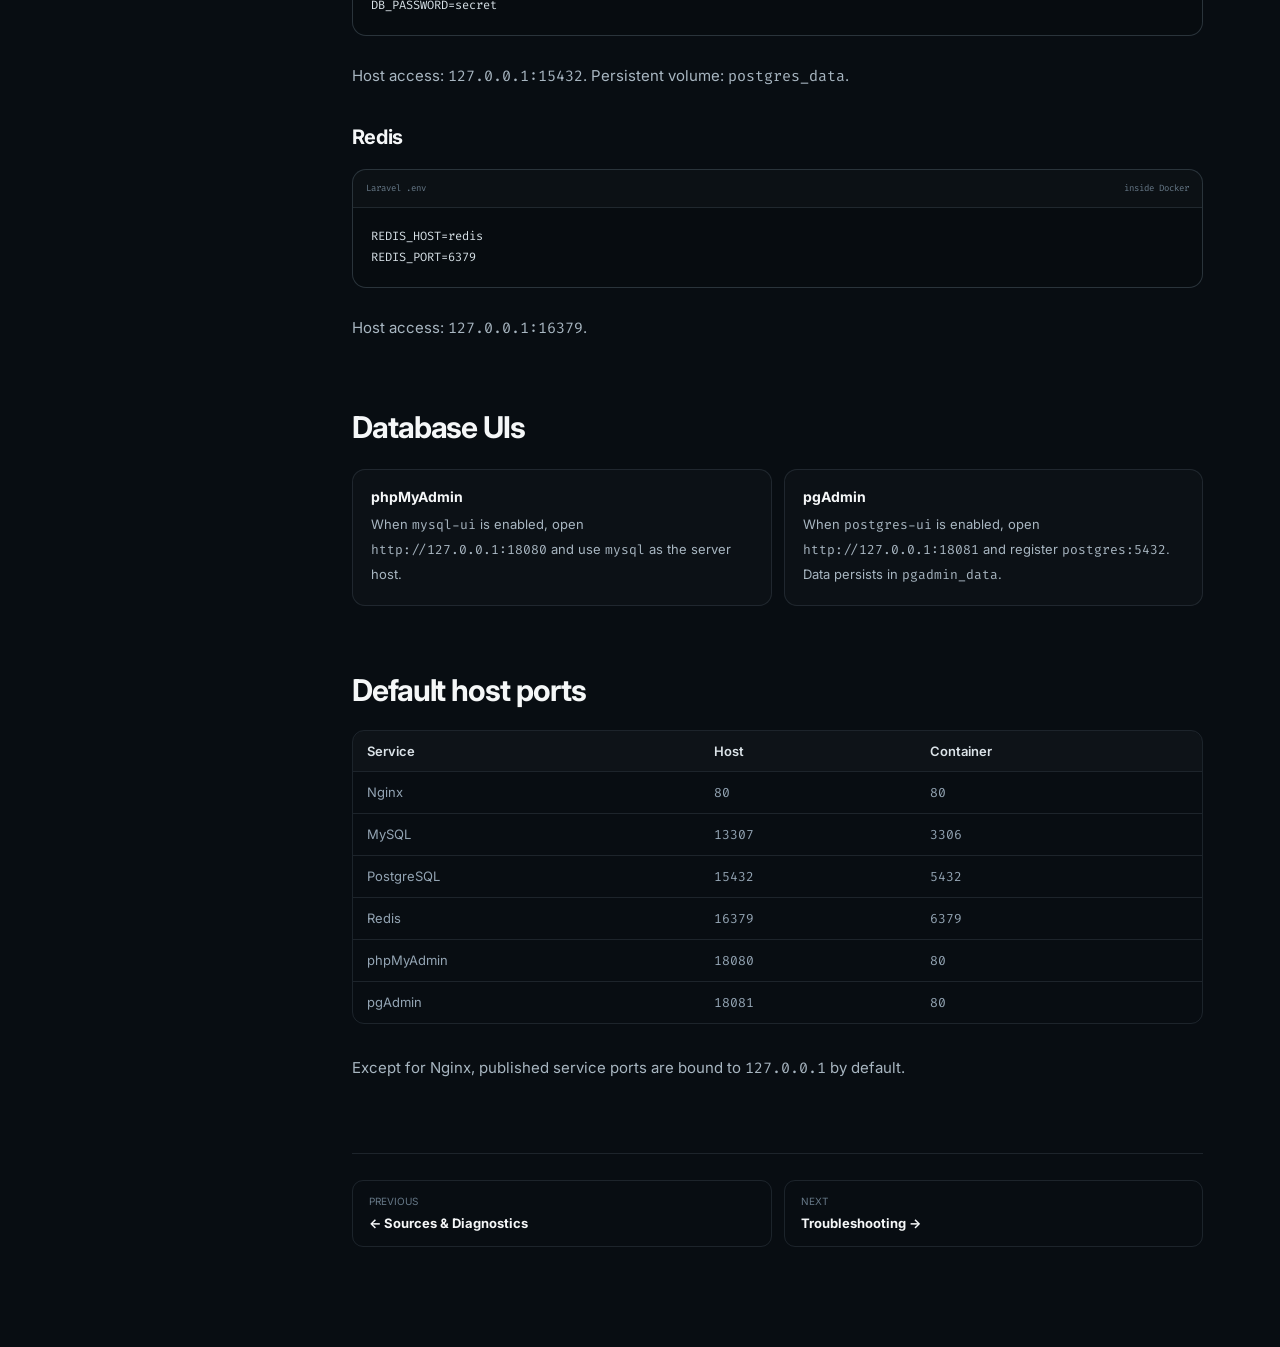
<file: docs/stack/index.html>
<!doctype html><html lang="en" dir="ltr"><head><meta charset="utf-8"><meta name="viewport" content="width=device-width,initial-scale=1"><meta name="theme-color" content="#080d12"><title>Stack & Runtimes — Dockavel Docs</title><link rel="stylesheet" href="../assets/docs.css"></head><body data-doc="stack" data-title-en="Stack & Runtimes" data-title-fa="استک و Runtimeها"><header class="docs-header"><div class="docs-head-inner"><button class="mobile-docs-menu" aria-label="Open docs menu">☰</button><a class="brand" data-home-link href="../../"><span class="brand-mark">&gt;_</span><span>dockavel</span></a><div class="docs-head-spacer"></div><a class="top-link docs-home-label" data-home-link href="../../">Website</a><a class="top-link github-link" href="https://github.com/AfshinEfati/dockavel" target="_blank" rel="noreferrer">GitHub</a><button class="lang-switch" type="button"><b>EN</b> / <span>فا</span></button></div></header><div class="docs-layout"><aside class="docs-sidebar"><div class="sidebar-title">Dockavel Docs</div><nav class="sidebar-nav"></nav></aside><main class="docs-main"><article class="docs-content"><div class="lang-en"><span class="doc-kicker">STACK & RUNTIMES</span><h1>One stack, only the services you enable</h1><p class="lead">Dockavel uses Docker Compose profiles to keep the core focused. Multiple PHP versions can run together, shared services are optional, and Nginx stays the local gateway.</p><h2>Supported stack</h2><div class="table-wrap"><table><thead><tr><th>Component</th><th>Version / type</th><th>Profile</th></tr></thead><tbody><tr><td>PHP-FPM</td><td>8.2</td><td><code>php82</code></td></tr><tr><td>PHP-FPM</td><td>8.3</td><td><code>php83</code></td></tr><tr><td>PHP-FPM</td><td>8.4</td><td><code>php84</code></td></tr><tr><td>PHP-FPM</td><td>8.5</td><td><code>php85</code></td></tr><tr><td>MySQL</td><td>8.0</td><td><code>mysql</code></td></tr><tr><td>PostgreSQL</td><td>17 Alpine</td><td><code>postgres</code></td></tr><tr><td>Redis</td><td>7 Alpine</td><td><code>redis</code></td></tr><tr><td>Node.js</td><td>24 Bookworm Slim</td><td><code>node</code></td></tr><tr><td>phpMyAdmin</td><td>upstream image</td><td><code>mysql-ui</code></td></tr><tr><td>pgAdmin</td><td>9</td><td><code>postgres-ui</code></td></tr><tr><td>Nginx</td><td>Alpine</td><td>always enabled</td></tr></tbody></table></div><h2>PHP runtimes</h2><p>All four PHP runtimes are built locally from the public <code>serversideup/php:&lt;version&gt;-fpm</code> upstream image through the selected Docker namespace/mirror.</p><div class="code-block"><div class="code-head"><span>upstream examples</span><span>public images</span></div><pre><code>serversideup/php:8.2-fpm
serversideup/php:8.3-fpm
serversideup/php:8.4-fpm
serversideup/php:8.5-fpm</code></pre></div><p>Every enabled PHP runtime mounts <code>./projects</code> at <code>/var/www</code>. Different projects can therefore use different PHP services while sharing the same workspace.</p><div class="code-block"><div class="code-head"><span>Nginx routing</span><span>example</span></div><pre><code>old-app.local  -> php82:9000
api.local      -> php84:9000
new-app.local  -> php85:9000</code></pre></div><h3>Service, container and image names</h3><div class="code-block"><div class="code-head"><span>PHP 8.5</span><span>naming</span></div><pre><code>Compose service : php85
Container name  : dockavel-php85
Local image     : dev-stack-php85</code></pre></div><p>For normal commands, prefer the Compose service name:</p><div class="code-block"><div class="code-head"><span>bash</span><span>recommended</span></div><pre><code>docker compose exec php85 bash
docker compose exec php85 php -v</code></pre></div><h2>Node.js</h2><p>The shared Node.js 24 runtime is built locally from the public <code>node:24-bookworm-slim</code> image through the selected Docker library mirror and mounts the same <code>projects/</code> directory.</p><div class="code-block"><div class="code-head"><span>bash</span><span>runtime</span></div><pre><code>docker compose exec node node --version
docker compose exec node npm --version

docker compose exec node bash
cd /var/www/frontend
npm install</code></pre></div><p>Node projects registered through Project Manager use internal application ports in the <code>3000-3099</code> range and are exposed through Nginx.</p><h2>Databases and Redis</h2><h3>MySQL</h3><div class="code-block"><div class="code-head"><span>Laravel .env</span><span>inside Docker</span></div><pre><code>DB_CONNECTION=mysql
DB_HOST=mysql
DB_PORT=3306
DB_DATABASE=laravel
DB_USERNAME=laravel
DB_PASSWORD=secret</code></pre></div><p>Host access: <code>127.0.0.1:13307</code>. Persistent volume: <code>mysql_data</code>.</p><h3>PostgreSQL</h3><div class="code-block"><div class="code-head"><span>Laravel .env</span><span>inside Docker</span></div><pre><code>DB_CONNECTION=pgsql
DB_HOST=postgres
DB_PORT=5432
DB_DATABASE=laravel
DB_USERNAME=laravel
DB_PASSWORD=secret</code></pre></div><p>Host access: <code>127.0.0.1:15432</code>. Persistent volume: <code>postgres_data</code>.</p><h3>Redis</h3><div class="code-block"><div class="code-head"><span>Laravel .env</span><span>inside Docker</span></div><pre><code>REDIS_HOST=redis
REDIS_PORT=6379</code></pre></div><p>Host access: <code>127.0.0.1:16379</code>.</p><h2>Database UIs</h2><div class="card-grid"><div class="doc-card"><strong>phpMyAdmin</strong><p>When <code>mysql-ui</code> is enabled, open <code>http://127.0.0.1:18080</code> and use <code>mysql</code> as the server host.</p></div><div class="doc-card"><strong>pgAdmin</strong><p>When <code>postgres-ui</code> is enabled, open <code>http://127.0.0.1:18081</code> and register <code>postgres:5432</code>. Data persists in <code>pgadmin_data</code>.</p></div></div><h2>Default host ports</h2><div class="table-wrap"><table><thead><tr><th>Service</th><th>Host</th><th>Container</th></tr></thead><tbody><tr><td>Nginx</td><td><code>80</code></td><td><code>80</code></td></tr><tr><td>MySQL</td><td><code>13307</code></td><td><code>3306</code></td></tr><tr><td>PostgreSQL</td><td><code>15432</code></td><td><code>5432</code></td></tr><tr><td>Redis</td><td><code>16379</code></td><td><code>6379</code></td></tr><tr><td>phpMyAdmin</td><td><code>18080</code></td><td><code>80</code></td></tr><tr><td>pgAdmin</td><td><code>18081</code></td><td><code>80</code></td></tr></tbody></table></div><p>Except for Nginx, published service ports are bound to <code>127.0.0.1</code> by default.</p><div class="page-nav"><a href="../network/"><small>PREVIOUS</small><strong>← Sources & Diagnostics</strong></a><a href="../troubleshooting/"><small>NEXT</small><strong>Troubleshooting →</strong></a></div></div><div class="lang-fa"><span class="doc-kicker">استک و Runtimeها</span><h1>یک استک، فقط سرویس‌هایی که فعال می‌کنی</h1><p class="lead">Dockavel با Docker Compose profileها core را جمع‌وجور نگه می‌دارد. چند PHP می‌توانند کنار هم اجرا شوند، سرویس‌های مشترک اختیاری‌اند و Nginx gateway اصلی local باقی می‌ماند.</p><h2>استک پشتیبانی‌شده</h2><div class="table-wrap"><table><thead><tr><th>سرویس</th><th>نسخه / نوع</th><th>Profile</th></tr></thead><tbody><tr><td>PHP-FPM</td><td>8.2</td><td><code>php82</code></td></tr><tr><td>PHP-FPM</td><td>8.3</td><td><code>php83</code></td></tr><tr><td>PHP-FPM</td><td>8.4</td><td><code>php84</code></td></tr><tr><td>PHP-FPM</td><td>8.5</td><td><code>php85</code></td></tr><tr><td>MySQL</td><td>8.0</td><td><code>mysql</code></td></tr><tr><td>PostgreSQL</td><td>17 Alpine</td><td><code>postgres</code></td></tr><tr><td>Redis</td><td>7 Alpine</td><td><code>redis</code></td></tr><tr><td>Node.js</td><td>24 Bookworm Slim</td><td><code>node</code></td></tr><tr><td>phpMyAdmin</td><td>upstream image</td><td><code>mysql-ui</code></td></tr><tr><td>pgAdmin</td><td>9</td><td><code>postgres-ui</code></td></tr><tr><td>Nginx</td><td>Alpine</td><td>همیشه فعال</td></tr></tbody></table></div><h2>PHP Runtimeها</h2><p>هر چهار PHP به‌صورت local از image عمومی <code>serversideup/php:&lt;version&gt;-fpm</code> و از طریق Docker namespace/mirror انتخاب‌شده build می‌شوند.</p><div class="code-block"><div class="code-head"><span>upstream examples</span><span>public images</span></div><pre><code>serversideup/php:8.2-fpm
serversideup/php:8.3-fpm
serversideup/php:8.4-fpm
serversideup/php:8.5-fpm</code></pre></div><p>همه PHPهای فعال، <code>./projects</code> را روی <code>/var/www</code> mount می‌کنند. بنابراین پروژه‌ها workspace مشترک دارند ولی runtime متفاوت.</p><div class="code-block"><div class="code-head"><span>Nginx routing</span><span>example</span></div><pre><code>old-app.local  -> php82:9000
api.local      -> php84:9000
new-app.local  -> php85:9000</code></pre></div><h3>تفاوت service، container و image</h3><div class="code-block"><div class="code-head"><span>PHP 8.5</span><span>naming</span></div><pre><code>Compose service : php85
Container name  : dockavel-php85
Local image     : dev-stack-php85</code></pre></div><p>برای استفاده عادی، اسم Compose service بهتر است:</p><div class="code-block"><div class="code-head"><span>bash</span><span>recommended</span></div><pre><code>docker compose exec php85 bash
docker compose exec php85 php -v</code></pre></div><h2>Node.js</h2><p>Node.js 24 مشترک از image عمومی <code>node:24-bookworm-slim</code> و از طریق Docker library mirror انتخاب‌شده local build می‌شود و همان پوشه <code>projects/</code> را mount می‌کند.</p><div class="code-block"><div class="code-head"><span>bash</span><span>runtime</span></div><pre><code>docker compose exec node node --version
docker compose exec node npm --version

docker compose exec node bash
cd /var/www/frontend
npm install</code></pre></div><p>پروژه‌های Node ثبت‌شده در Project Manager از پورت داخلی محدوده <code>3000-3099</code> استفاده می‌کنند و از Nginx بیرون می‌آیند.</p><h2>دیتابیس‌ها و Redis</h2><h3>MySQL</h3><div class="code-block"><div class="code-head"><span>Laravel .env</span><span>inside Docker</span></div><pre><code>DB_CONNECTION=mysql
DB_HOST=mysql
DB_PORT=3306
DB_DATABASE=laravel
DB_USERNAME=laravel
DB_PASSWORD=secret</code></pre></div><p>روی Host: <code>127.0.0.1:13307</code>. Volume: <code>mysql_data</code>.</p><h3>PostgreSQL</h3><div class="code-block"><div class="code-head"><span>Laravel .env</span><span>inside Docker</span></div><pre><code>DB_CONNECTION=pgsql
DB_HOST=postgres
DB_PORT=5432
DB_DATABASE=laravel
DB_USERNAME=laravel
DB_PASSWORD=secret</code></pre></div><p>روی Host: <code>127.0.0.1:15432</code>. Volume: <code>postgres_data</code>.</p><h3>Redis</h3><div class="code-block"><div class="code-head"><span>Laravel .env</span><span>inside Docker</span></div><pre><code>REDIS_HOST=redis
REDIS_PORT=6379</code></pre></div><p>روی Host: <code>127.0.0.1:16379</code>.</p><h2>ابزارهای دیتابیس</h2><div class="card-grid"><div class="doc-card"><strong>phpMyAdmin</strong><p>با profile <code>mysql-ui</code> روی <code>http://127.0.0.1:18080</code> باز می‌شود و host دیتابیس <code>mysql</code> است.</p></div><div class="doc-card"><strong>pgAdmin</strong><p>با profile <code>postgres-ui</code> روی <code>http://127.0.0.1:18081</code> باز می‌شود. PostgreSQL را با <code>postgres:5432</code> ثبت کن. داده‌ها در <code>pgadmin_data</code> می‌مانند.</p></div></div><h2>پورت‌های پیش‌فرض Host</h2><div class="table-wrap"><table><thead><tr><th>سرویس</th><th>Host</th><th>Container</th></tr></thead><tbody><tr><td>Nginx</td><td><code>80</code></td><td><code>80</code></td></tr><tr><td>MySQL</td><td><code>13307</code></td><td><code>3306</code></td></tr><tr><td>PostgreSQL</td><td><code>15432</code></td><td><code>5432</code></td></tr><tr><td>Redis</td><td><code>16379</code></td><td><code>6379</code></td></tr><tr><td>phpMyAdmin</td><td><code>18080</code></td><td><code>80</code></td></tr><tr><td>pgAdmin</td><td><code>18081</code></td><td><code>80</code></td></tr></tbody></table></div><p>به‌جز Nginx، پورت‌های publish‌شده به‌صورت پیش‌فرض فقط روی <code>127.0.0.1</code> bind هستند.</p><div class="page-nav"><a href="../network/"><small>قبلی</small><strong>Source و Diagnostics →</strong></a><a href="../troubleshooting/"><small>بعدی</small><strong>رفع اشکال ←</strong></a></div></div></article></main></div><script src="../assets/docs.js"></script></body></html>
</file>
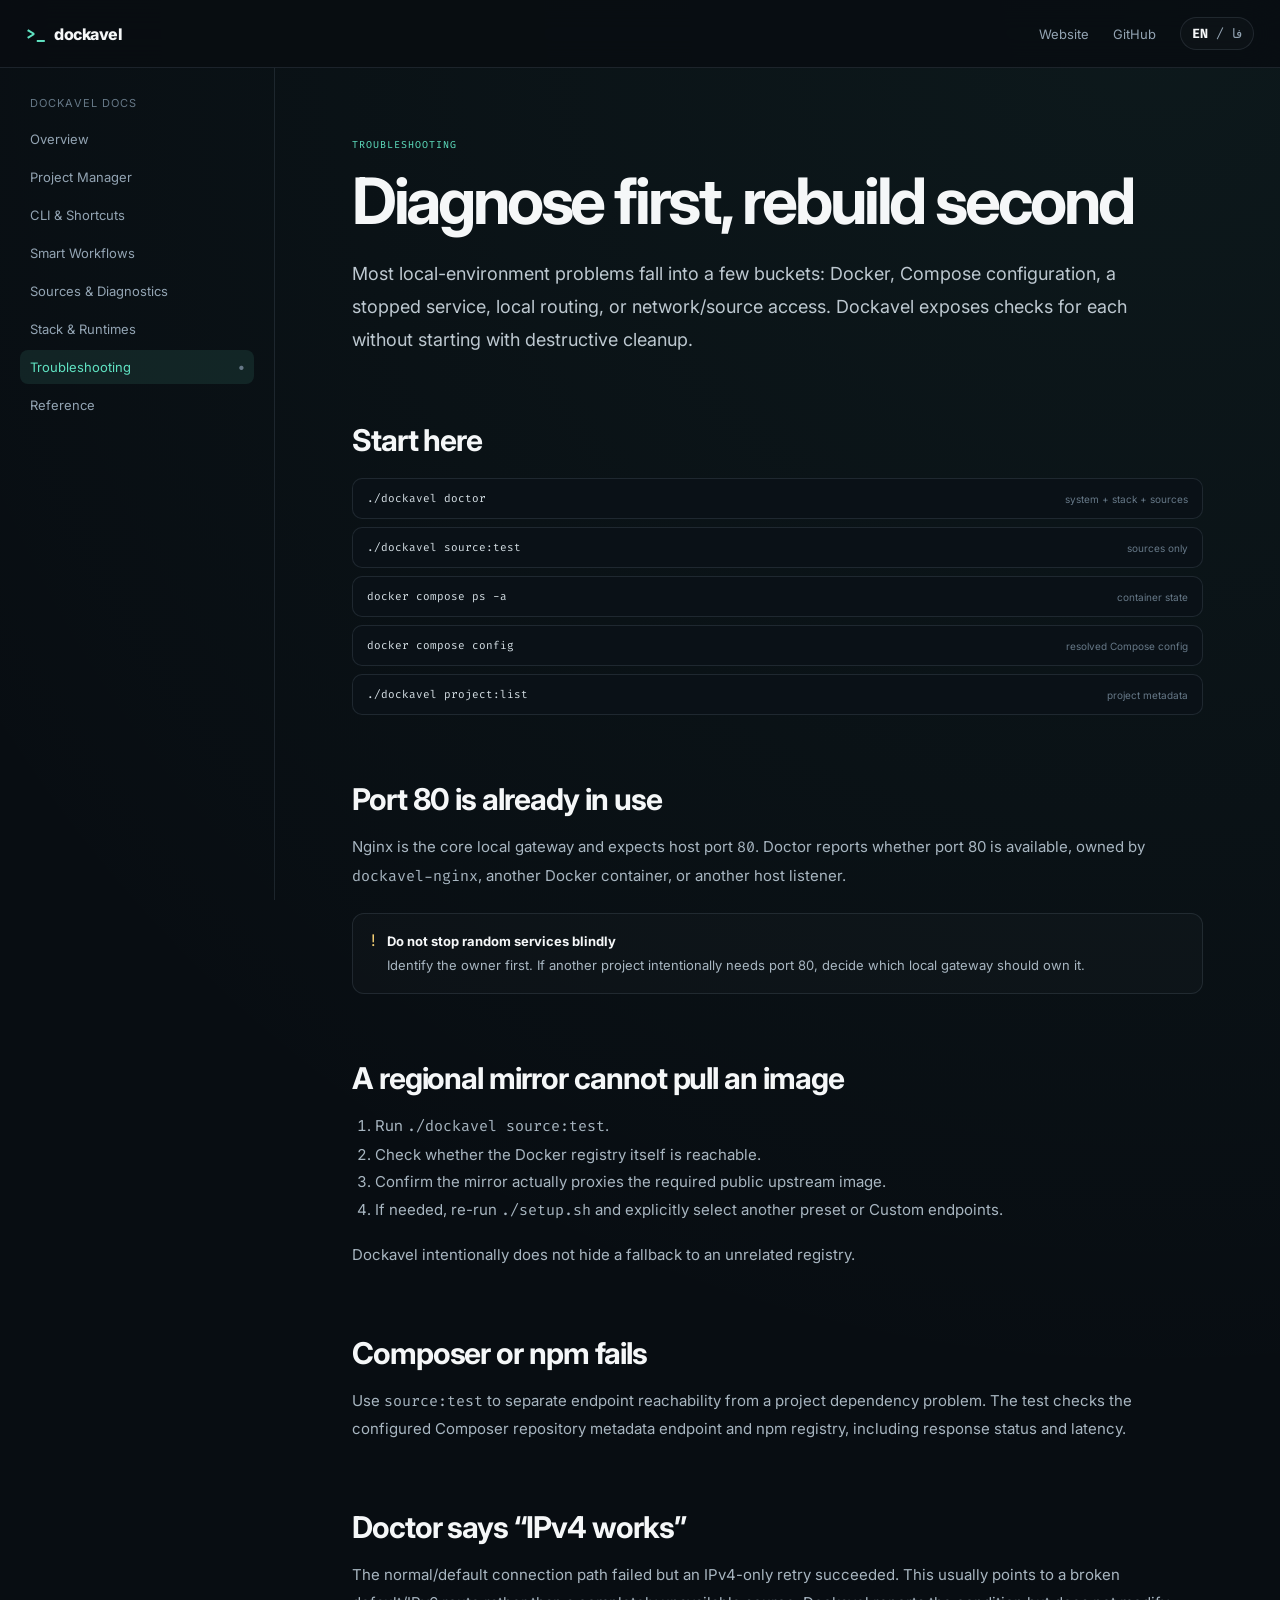
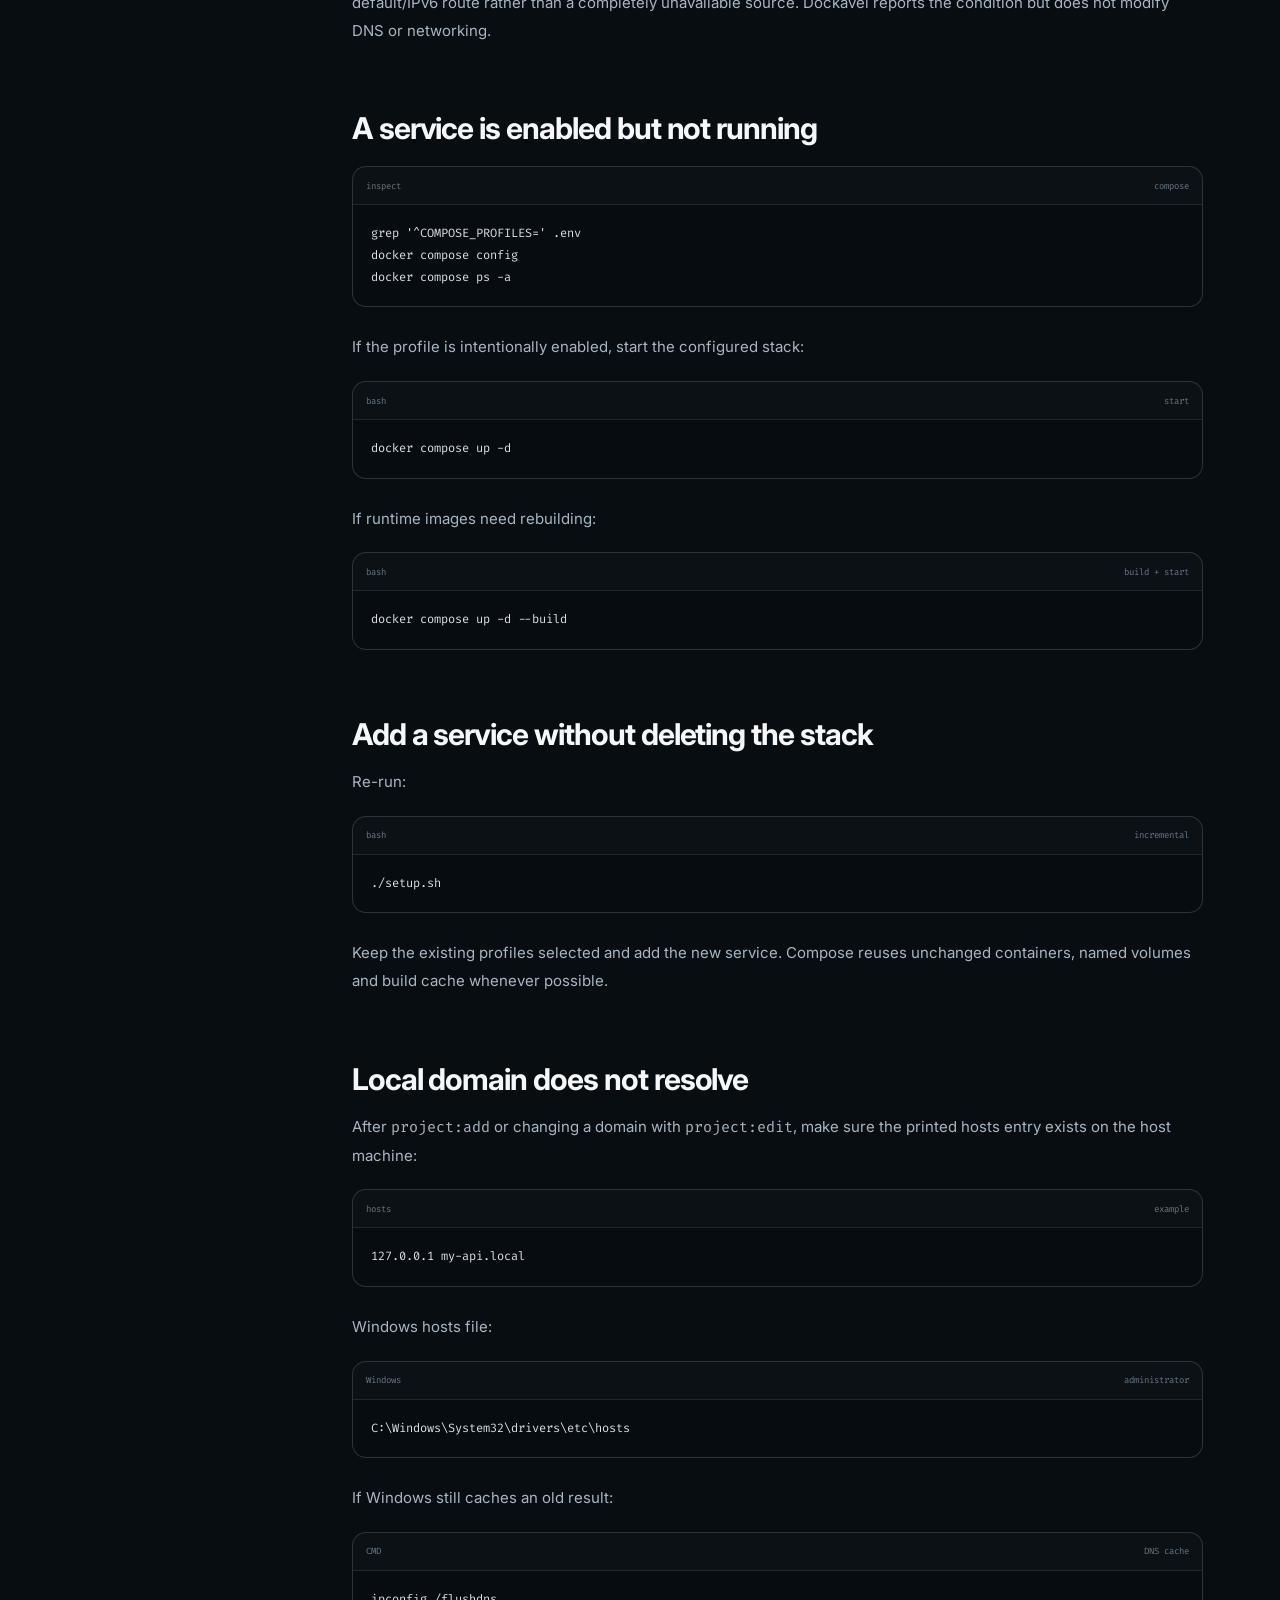
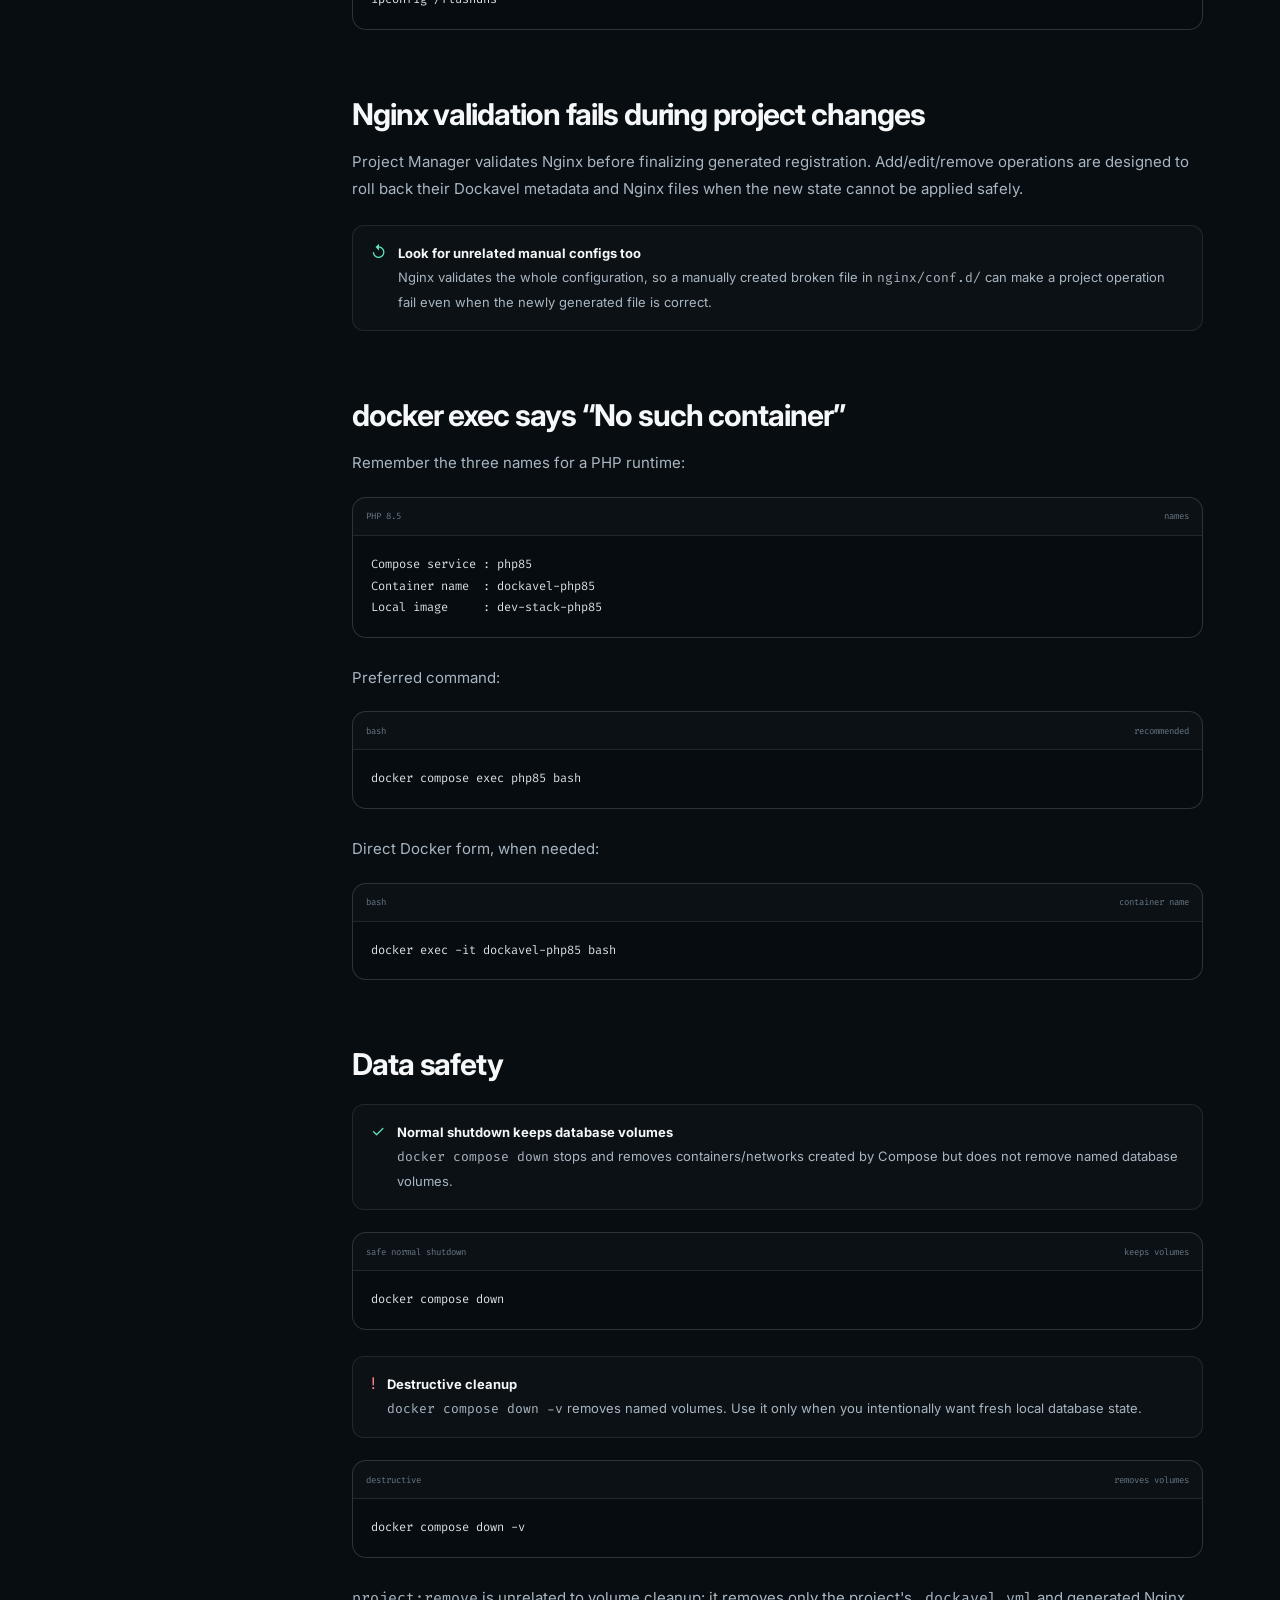
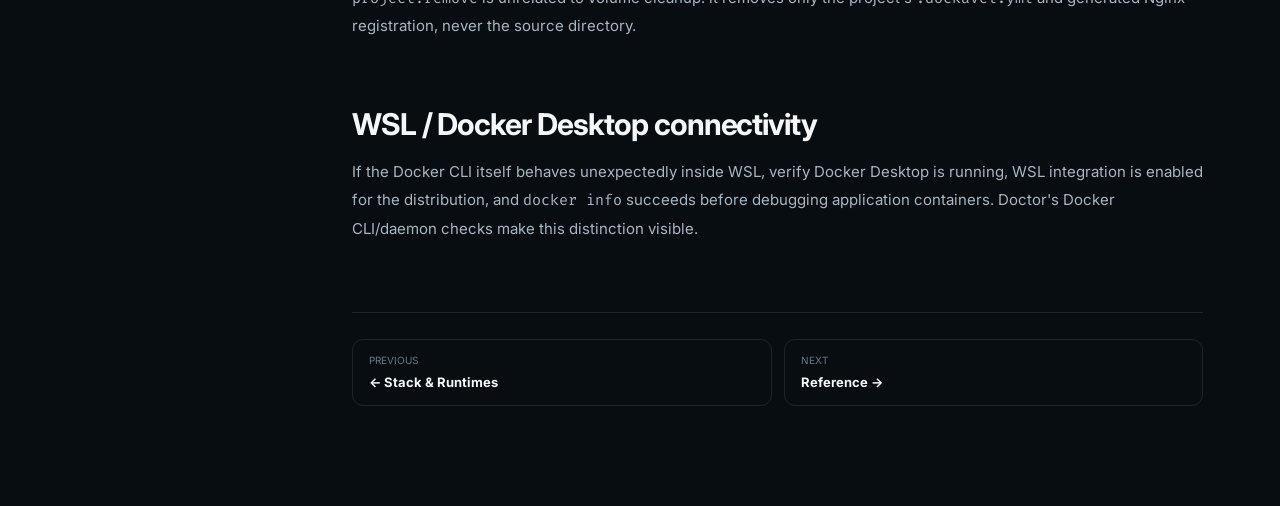
<file: docs/troubleshooting/index.html>
<!doctype html><html lang="en" dir="ltr"><head><meta charset="utf-8"><meta name="viewport" content="width=device-width,initial-scale=1"><meta name="theme-color" content="#080d12"><title>Troubleshooting — Dockavel Docs</title><link rel="stylesheet" href="../assets/docs.css"></head><body data-doc="troubleshooting" data-title-en="Troubleshooting" data-title-fa="رفع اشکال"><header class="docs-header"><div class="docs-head-inner"><button class="mobile-docs-menu" aria-label="Open docs menu">☰</button><a class="brand" data-home-link href="../../"><span class="brand-mark">&gt;_</span><span>dockavel</span></a><div class="docs-head-spacer"></div><a class="top-link docs-home-label" data-home-link href="../../">Website</a><a class="top-link github-link" href="https://github.com/AfshinEfati/dockavel" target="_blank" rel="noreferrer">GitHub</a><button class="lang-switch" type="button"><b>EN</b> / <span>فا</span></button></div></header><div class="docs-layout"><aside class="docs-sidebar"><div class="sidebar-title">Dockavel Docs</div><nav class="sidebar-nav"></nav></aside><main class="docs-main"><article class="docs-content"><div class="lang-en"><span class="doc-kicker">TROUBLESHOOTING</span><h1>Diagnose first, rebuild second</h1><p class="lead">Most local-environment problems fall into a few buckets: Docker, Compose configuration, a stopped service, local routing, or network/source access. Dockavel exposes checks for each without starting with destructive cleanup.</p><h2>Start here</h2><div class="command-list"><div class="command-row"><code>./dockavel doctor</code><span>system + stack + sources</span></div><div class="command-row"><code>./dockavel source:test</code><span>sources only</span></div><div class="command-row"><code>docker compose ps -a</code><span>container state</span></div><div class="command-row"><code>docker compose config</code><span>resolved Compose config</span></div><div class="command-row"><code>./dockavel project:list</code><span>project metadata</span></div></div><h2>Port 80 is already in use</h2><p>Nginx is the core local gateway and expects host port <code>80</code>. Doctor reports whether port 80 is available, owned by <code>dockavel-nginx</code>, another Docker container, or another host listener.</p><div class="notice warn"><span>!</span><div><strong>Do not stop random services blindly</strong><p>Identify the owner first. If another project intentionally needs port 80, decide which local gateway should own it.</p></div></div><h2>A regional mirror cannot pull an image</h2><ol><li>Run <code>./dockavel source:test</code>.</li><li>Check whether the Docker registry itself is reachable.</li><li>Confirm the mirror actually proxies the required public upstream image.</li><li>If needed, re-run <code>./setup.sh</code> and explicitly select another preset or Custom endpoints.</li></ol><p>Dockavel intentionally does not hide a fallback to an unrelated registry.</p><h2>Composer or npm fails</h2><p>Use <code>source:test</code> to separate endpoint reachability from a project dependency problem. The test checks the configured Composer repository metadata endpoint and npm registry, including response status and latency.</p><h2>Doctor says “IPv4 works”</h2><p>The normal/default connection path failed but an IPv4-only retry succeeded. This usually points to a broken default/IPv6 route rather than a completely unavailable source. Dockavel reports the condition but does not modify DNS or networking.</p><h2>A service is enabled but not running</h2><div class="code-block"><div class="code-head"><span>inspect</span><span>compose</span></div><pre><code>grep '^COMPOSE_PROFILES=' .env
docker compose config
docker compose ps -a</code></pre></div><p>If the profile is intentionally enabled, start the configured stack:</p><div class="code-block"><div class="code-head"><span>bash</span><span>start</span></div><pre><code>docker compose up -d</code></pre></div><p>If runtime images need rebuilding:</p><div class="code-block"><div class="code-head"><span>bash</span><span>build + start</span></div><pre><code>docker compose up -d --build</code></pre></div><h2>Add a service without deleting the stack</h2><p>Re-run:</p><div class="code-block"><div class="code-head"><span>bash</span><span>incremental</span></div><pre><code>./setup.sh</code></pre></div><p>Keep the existing profiles selected and add the new service. Compose reuses unchanged containers, named volumes and build cache whenever possible.</p><h2>Local domain does not resolve</h2><p>After <code>project:add</code> or changing a domain with <code>project:edit</code>, make sure the printed hosts entry exists on the host machine:</p><div class="code-block"><div class="code-head"><span>hosts</span><span>example</span></div><pre><code>127.0.0.1 my-api.local</code></pre></div><p>Windows hosts file:</p><div class="code-block"><div class="code-head"><span>Windows</span><span>administrator</span></div><pre><code>C:\Windows\System32\drivers\etc\hosts</code></pre></div><p>If Windows still caches an old result:</p><div class="code-block"><div class="code-head"><span>CMD</span><span>DNS cache</span></div><pre><code>ipconfig /flushdns</code></pre></div><h2>Nginx validation fails during project changes</h2><p>Project Manager validates Nginx before finalizing generated registration. Add/edit/remove operations are designed to roll back their Dockavel metadata and Nginx files when the new state cannot be applied safely.</p><div class="notice info"><span>↺</span><div><strong>Look for unrelated manual configs too</strong><p>Nginx validates the whole configuration, so a manually created broken file in <code>nginx/conf.d/</code> can make a project operation fail even when the newly generated file is correct.</p></div></div><h2>docker exec says “No such container”</h2><p>Remember the three names for a PHP runtime:</p><div class="code-block"><div class="code-head"><span>PHP 8.5</span><span>names</span></div><pre><code>Compose service : php85
Container name  : dockavel-php85
Local image     : dev-stack-php85</code></pre></div><p>Preferred command:</p><div class="code-block"><div class="code-head"><span>bash</span><span>recommended</span></div><pre><code>docker compose exec php85 bash</code></pre></div><p>Direct Docker form, when needed:</p><div class="code-block"><div class="code-head"><span>bash</span><span>container name</span></div><pre><code>docker exec -it dockavel-php85 bash</code></pre></div><h2>Data safety</h2><div class="notice info"><span>✓</span><div><strong>Normal shutdown keeps database volumes</strong><p><code>docker compose down</code> stops and removes containers/networks created by Compose but does not remove named database volumes.</p></div></div><div class="code-block"><div class="code-head"><span>safe normal shutdown</span><span>keeps volumes</span></div><pre><code>docker compose down</code></pre></div><div class="notice danger"><span>!</span><div><strong>Destructive cleanup</strong><p><code>docker compose down -v</code> removes named volumes. Use it only when you intentionally want fresh local database state.</p></div></div><div class="code-block"><div class="code-head"><span>destructive</span><span>removes volumes</span></div><pre><code>docker compose down -v</code></pre></div><p><code>project:remove</code> is unrelated to volume cleanup: it removes only the project's <code>.dockavel.yml</code> and generated Nginx registration, never the source directory.</p><h2>WSL / Docker Desktop connectivity</h2><p>If the Docker CLI itself behaves unexpectedly inside WSL, verify Docker Desktop is running, WSL integration is enabled for the distribution, and <code>docker info</code> succeeds before debugging application containers. Doctor's Docker CLI/daemon checks make this distinction visible.</p><div class="page-nav"><a href="../stack/"><small>PREVIOUS</small><strong>← Stack & Runtimes</strong></a><a href="../reference/"><small>NEXT</small><strong>Reference →</strong></a></div></div><div class="lang-fa"><span class="doc-kicker">رفع اشکال</span><h1>اول تشخیص، بعد rebuild</h1><p class="lead">بیشتر مشکل‌های محیط local به چند دسته برمی‌گردند: Docker، Compose config، سرویس متوقف، routing محلی یا دسترسی شبکه/source. Dockavel برای هرکدام مسیر بررسی دارد و از پاکسازی مخرب شروع نمی‌کند.</p><h2>از اینجا شروع کن</h2><div class="command-list"><div class="command-row"><code>./dockavel doctor</code><span>سیستم + استک + source</span></div><div class="command-row"><code>./dockavel source:test</code><span>فقط sourceها</span></div><div class="command-row"><code>docker compose ps -a</code><span>وضعیت container</span></div><div class="command-row"><code>docker compose config</code><span>Compose نهایی</span></div><div class="command-row"><code>./dockavel project:list</code><span>metadata پروژه‌ها</span></div></div><h2>پورت 80 اشغال است</h2><p>Nginx gateway اصلی local است و روی پورت host <code>80</code> کار می‌کند. Doctor مشخص می‌کند پورت آزاد است، دست <code>dockavel-nginx</code> است، container دیگری گرفته یا process دیگری روی host گوش می‌دهد.</p><div class="notice warn"><span>!</span><div><strong>سرویس‌ها را شانسی stop نکن</strong><p>اول مالک پورت را پیدا کن. اگر پروژه دیگری عمداً port 80 می‌خواهد، باید تصمیم بگیری کدام local gateway مالک آن باشد.</p></div></div><h2>Mirror منطقه‌ای image را pull نمی‌کند</h2><ol><li><code>./dockavel source:test</code> را اجرا کن.</li><li>ببین Docker registry reachable هست یا نه.</li><li>بررسی کن mirror واقعاً image عمومی upstream موردنیاز را proxy می‌کند.</li><li>در صورت نیاز <code>./setup.sh</code> را دوباره اجرا و صریحاً preset دیگر یا Custom endpoints را انتخاب کن.</li></ol><p>Dockavel fallback مخفی به registry دیگر انجام نمی‌دهد.</p><h2>Composer یا npm fail می‌شود</h2><p>با <code>source:test</code> اول endpoint را از مشکل dependency خود پروژه جدا کن. Composer metadata endpoint و npm registry با status و latency بررسی می‌شوند.</p><h2>Doctor می‌گوید “IPv4 works”</h2><p>یعنی مسیر اتصال عادی fail شده ولی retry فقط با IPv4 موفق بوده. معمولاً مشکل از default/IPv6 route است، نه اینکه source کاملاً قطع باشد. Dockavel فقط تشخیص می‌دهد و DNS یا networking را تغییر نمی‌دهد.</p><h2>سرویس فعال است ولی running نیست</h2><div class="code-block"><div class="code-head"><span>inspect</span><span>compose</span></div><pre><code>grep '^COMPOSE_PROFILES=' .env
docker compose config
docker compose ps -a</code></pre></div><p>اگر profile عمداً فعال است:</p><div class="code-block"><div class="code-head"><span>bash</span><span>start</span></div><pre><code>docker compose up -d</code></pre></div><p>اگر runtimeها نیاز به build دارند:</p><div class="code-block"><div class="code-head"><span>bash</span><span>build + start</span></div><pre><code>docker compose up -d --build</code></pre></div><h2>اضافه کردن سرویس بدون حذف استک</h2><div class="code-block"><div class="code-head"><span>bash</span><span>incremental</span></div><pre><code>./setup.sh</code></pre></div><p>profileهای قبلی را انتخاب نگه دار و سرویس جدید را اضافه کن. Compose تا جای ممکن containerهای بدون تغییر، volume و build cache را reuse می‌کند.</p><h2>دامنه local resolve نمی‌شود</h2><p>بعد از <code>project:add</code> یا تغییر domain در <code>project:edit</code> مطمئن شو entry چاپ‌شده داخل hosts سیستم وجود دارد:</p><div class="code-block"><div class="code-head"><span>hosts</span><span>example</span></div><pre><code>127.0.0.1 my-api.local</code></pre></div><p>مسیر Windows:</p><div class="code-block"><div class="code-head"><span>Windows</span><span>administrator</span></div><pre><code>C:\Windows\System32\drivers\etc\hosts</code></pre></div><p>اگر Windows هنوز نتیجه قدیمی را cache کرده:</p><div class="code-block"><div class="code-head"><span>CMD</span><span>DNS cache</span></div><pre><code>ipconfig /flushdns</code></pre></div><h2>Nginx validation در تغییر پروژه fail می‌شود</h2><p>Project Manager قبل از نهایی کردن registration، Nginx را validate می‌کند. Add/edit/remove اگر نتوانند state جدید را با امنیت apply کنند، metadata و Nginx config خودشان را rollback می‌کنند.</p><div class="notice info"><span>↺</span><div><strong>configهای دستی دیگر را هم بررسی کن</strong><p>Nginx کل configuration را validate می‌کند؛ پس یک فایل دستی خراب در <code>nginx/conf.d/</code> هم می‌تواند عملیات پروژه را fail کند.</p></div></div><h2>docker exec می‌گوید “No such container”</h2><div class="code-block"><div class="code-head"><span>PHP 8.5</span><span>names</span></div><pre><code>Compose service : php85
Container name  : dockavel-php85
Local image     : dev-stack-php85</code></pre></div><p>دستور ترجیحی:</p><div class="code-block"><div class="code-head"><span>bash</span><span>recommended</span></div><pre><code>docker compose exec php85 bash</code></pre></div><p>فرم مستقیم Docker:</p><div class="code-block"><div class="code-head"><span>bash</span><span>container name</span></div><pre><code>docker exec -it dockavel-php85 bash</code></pre></div><h2>امنیت داده‌ها</h2><div class="notice info"><span>✓</span><div><strong>shutdown عادی volume دیتابیس را نگه می‌دارد</strong><p><code>docker compose down</code> container/network را پایین می‌آورد ولی named volume دیتابیس را حذف نمی‌کند.</p></div></div><div class="code-block"><div class="code-head"><span>safe normal shutdown</span><span>keeps volumes</span></div><pre><code>docker compose down</code></pre></div><div class="notice danger"><span>!</span><div><strong>پاکسازی مخرب</strong><p><code>docker compose down -v</code> volumeها را حذف می‌کند. فقط وقتی استفاده کن که عمداً دیتابیس local تازه می‌خواهی.</p></div></div><div class="code-block"><div class="code-head"><span>destructive</span><span>removes volumes</span></div><pre><code>docker compose down -v</code></pre></div><p><code>project:remove</code> هیچ ارتباطی با پاکسازی volume ندارد؛ فقط <code>.dockavel.yml</code> و Nginx registration پروژه را حذف می‌کند و سورس باقی می‌ماند.</p><h2>اتصال WSL / Docker Desktop</h2><p>اگر خود Docker CLI داخل WSL مشکل دارد، قبل از debugging پروژه مطمئن شو Docker Desktop روشن است، WSL integration برای distro فعال است و <code>docker info</code> جواب می‌دهد. Doctor همین تفاوت Docker CLI و daemon را مشخص می‌کند.</p><div class="page-nav"><a href="../stack/"><small>قبلی</small><strong>استک و Runtimeها →</strong></a><a href="../reference/"><small>بعدی</small><strong>مرجع ←</strong></a></div></div></article></main></div><script src="../assets/docs.js"></script></body></html>
</file>
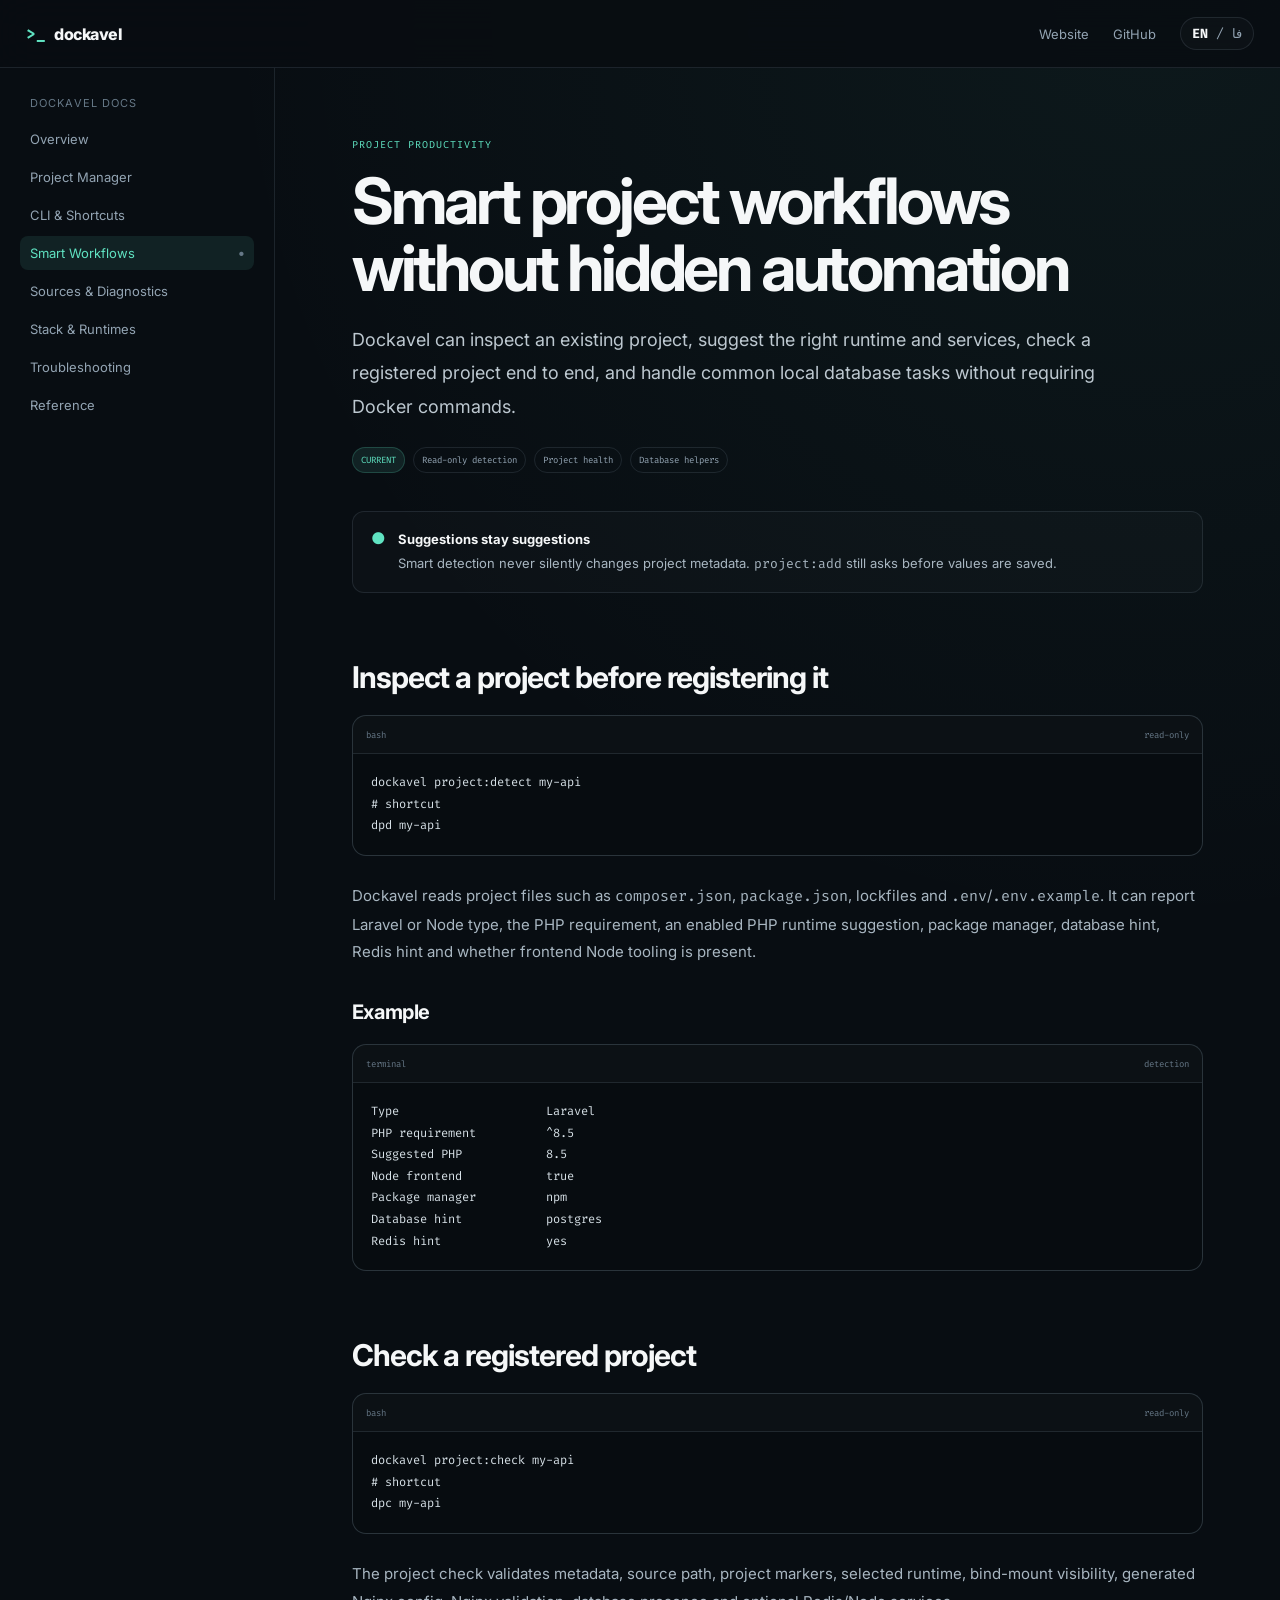
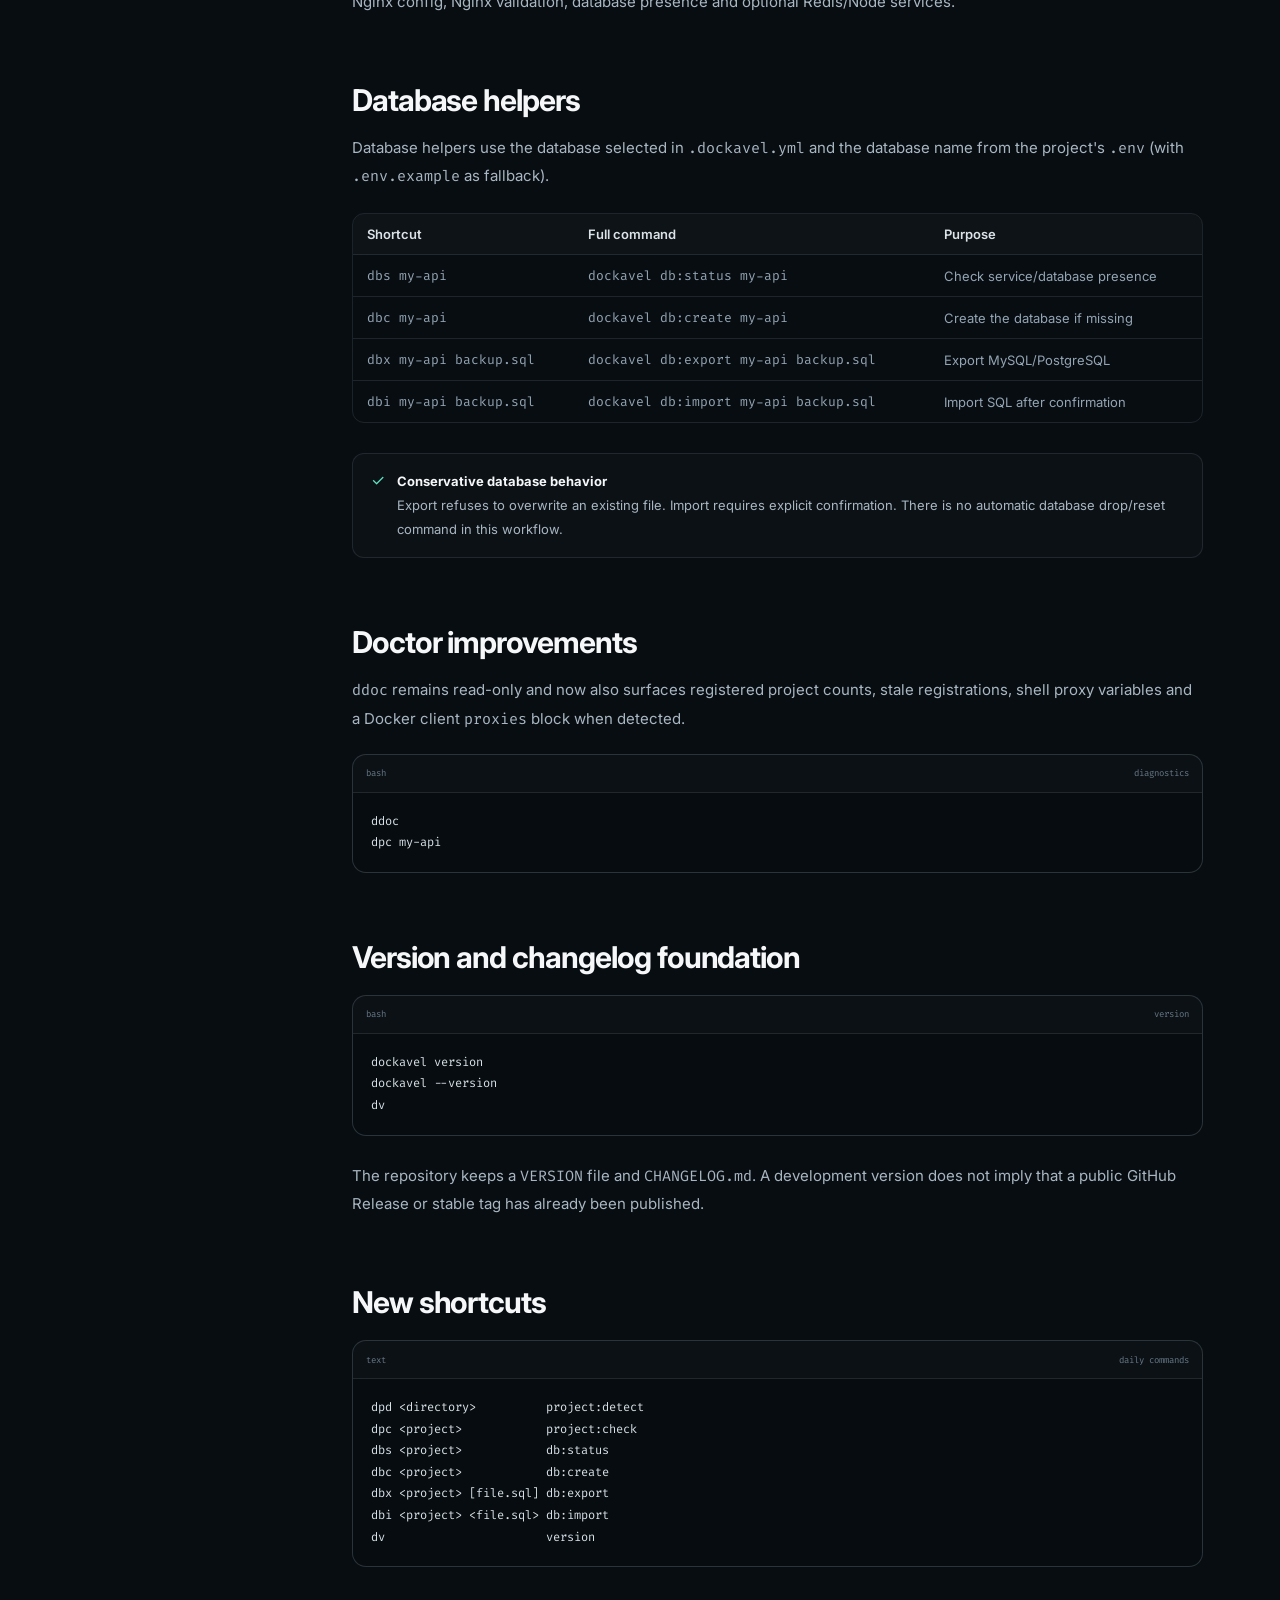
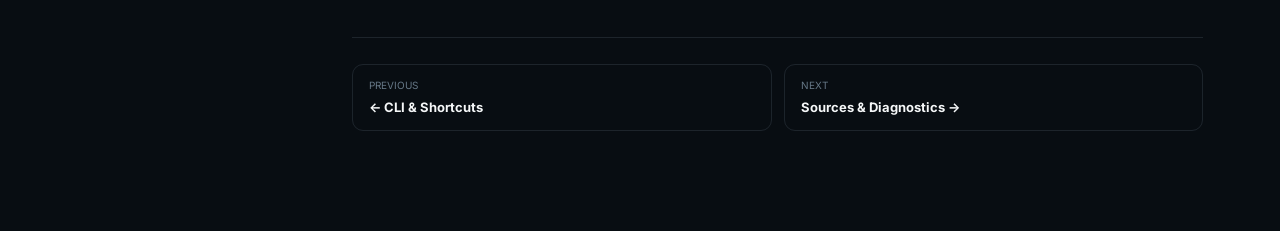
<file: docs/workflows/index.html>
<!doctype html><html lang="en" dir="ltr"><head><meta charset="utf-8"><meta name="viewport" content="width=device-width,initial-scale=1"><meta name="theme-color" content="#080d12"><meta name="description" content="Dockavel smart project detection, project health checks, database helpers and version workflow."><title>Smart Workflows — Dockavel Docs</title><link rel="canonical" href="https://afshinefati.github.io/dockavel-site/docs/workflows/"><link rel="stylesheet" href="../assets/docs.css"></head><body data-doc="workflows" data-title-en="Smart Workflows" data-title-fa="Workflowهای هوشمند"><header class="docs-header"><div class="docs-head-inner"><button class="mobile-docs-menu" aria-label="Open docs menu">☰</button><a class="brand" data-home-link href="../../"><span class="brand-mark">&gt;_</span><span>dockavel</span></a><div class="docs-head-spacer"></div><a class="top-link docs-home-label" data-home-link href="../../">Website</a><a class="top-link github-link" href="https://github.com/AfshinEfati/dockavel" target="_blank" rel="noreferrer">GitHub</a><button class="lang-switch" type="button"><b>EN</b> / <span>فا</span></button></div></header><div class="docs-layout"><aside class="docs-sidebar"><div class="sidebar-title">Dockavel Docs</div><nav class="sidebar-nav"></nav></aside><main class="docs-main"><article class="docs-content"><div class="lang-en"><span class="doc-kicker">PROJECT PRODUCTIVITY</span><h1>Smart project workflows without hidden automation</h1><p class="lead">Dockavel can inspect an existing project, suggest the right runtime and services, check a registered project end to end, and handle common local database tasks without requiring Docker commands.</p><div class="doc-meta"><span class="doc-badge good">CURRENT</span><span class="doc-badge">Read-only detection</span><span class="doc-badge">Project health</span><span class="doc-badge">Database helpers</span></div><div class="notice info"><span>●</span><div><strong>Suggestions stay suggestions</strong><p>Smart detection never silently changes project metadata. <code>project:add</code> still asks before values are saved.</p></div></div><h2>Inspect a project before registering it</h2><div class="code-block"><div class="code-head"><span>bash</span><span>read-only</span></div><pre><code>dockavel project:detect my-api
# shortcut
dpd my-api</code></pre></div><p>Dockavel reads project files such as <code>composer.json</code>, <code>package.json</code>, lockfiles and <code>.env</code>/<code>.env.example</code>. It can report Laravel or Node type, the PHP requirement, an enabled PHP runtime suggestion, package manager, database hint, Redis hint and whether frontend Node tooling is present.</p><h3>Example</h3><div class="code-block"><div class="code-head"><span>terminal</span><span>detection</span></div><pre><code>Type                     Laravel
PHP requirement          ^8.5
Suggested PHP            8.5
Node frontend            true
Package manager          npm
Database hint            postgres
Redis hint               yes</code></pre></div><h2>Check a registered project</h2><div class="code-block"><div class="code-head"><span>bash</span><span>read-only</span></div><pre><code>dockavel project:check my-api
# shortcut
dpc my-api</code></pre></div><p>The project check validates metadata, source path, project markers, selected runtime, bind-mount visibility, generated Nginx config, Nginx validation, database presence and optional Redis/Node services.</p><h2>Database helpers</h2><p>Database helpers use the database selected in <code>.dockavel.yml</code> and the database name from the project's <code>.env</code> (with <code>.env.example</code> as fallback).</p><div class="table-wrap"><table><thead><tr><th>Shortcut</th><th>Full command</th><th>Purpose</th></tr></thead><tbody><tr><td><code>dbs my-api</code></td><td><code>dockavel db:status my-api</code></td><td>Check service/database presence</td></tr><tr><td><code>dbc my-api</code></td><td><code>dockavel db:create my-api</code></td><td>Create the database if missing</td></tr><tr><td><code>dbx my-api backup.sql</code></td><td><code>dockavel db:export my-api backup.sql</code></td><td>Export MySQL/PostgreSQL</td></tr><tr><td><code>dbi my-api backup.sql</code></td><td><code>dockavel db:import my-api backup.sql</code></td><td>Import SQL after confirmation</td></tr></tbody></table></div><div class="notice info"><span>✓</span><div><strong>Conservative database behavior</strong><p>Export refuses to overwrite an existing file. Import requires explicit confirmation. There is no automatic database drop/reset command in this workflow.</p></div></div><h2>Doctor improvements</h2><p><code>ddoc</code> remains read-only and now also surfaces registered project counts, stale registrations, shell proxy variables and a Docker client <code>proxies</code> block when detected.</p><div class="code-block"><div class="code-head"><span>bash</span><span>diagnostics</span></div><pre><code>ddoc
dpc my-api</code></pre></div><h2>Version and changelog foundation</h2><div class="code-block"><div class="code-head"><span>bash</span><span>version</span></div><pre><code>dockavel version
dockavel --version
dv</code></pre></div><p>The repository keeps a <code>VERSION</code> file and <code>CHANGELOG.md</code>. A development version does not imply that a public GitHub Release or stable tag has already been published.</p><h2>New shortcuts</h2><div class="code-block"><div class="code-head"><span>text</span><span>daily commands</span></div><pre><code>dpd &lt;directory&gt;          project:detect
dpc &lt;project&gt;            project:check
dbs &lt;project&gt;            db:status
dbc &lt;project&gt;            db:create
dbx &lt;project&gt; [file.sql] db:export
dbi &lt;project&gt; &lt;file.sql&gt; db:import
dv                       version</code></pre></div><div class="page-nav"><a href="../commands/"><small>PREVIOUS</small><strong>← CLI &amp; Shortcuts</strong></a><a href="../network/"><small>NEXT</small><strong>Sources &amp; Diagnostics →</strong></a></div></div><div class="lang-fa"><span class="doc-kicker">بهره‌وری پروژه</span><h1>Workflowهای هوشمند بدون Automation مخفی</h1><p class="lead">Dockavel می‌تواند پروژه موجود را بررسی کند، runtime و سرویس مناسب را پیشنهاد بدهد، سلامت یک پروژه ثبت‌شده را از ابتدا تا انتها چک کند و کارهای رایج دیتابیس local را بدون نیاز به حفظ کردن دستورهای Docker انجام دهد.</p><div class="doc-meta"><span class="doc-badge good">فعال</span><span class="doc-badge">Detection فقط خواندنی</span><span class="doc-badge">Project Health</span><span class="doc-badge">Database Helpers</span></div><div class="notice info"><span>●</span><div><strong>پیشنهاد، فقط پیشنهاد می‌ماند</strong><p>Smart Detection هیچ‌وقت metadata پروژه را مخفیانه تغییر نمی‌دهد. <code>project:add</code> همچنان قبل از ذخیره از کاربر سؤال می‌کند.</p></div></div><h2>بررسی پروژه قبل از Register</h2><div class="code-block"><div class="code-head"><span>bash</span><span>read-only</span></div><pre><code>dockavel project:detect my-api
# shortcut
dpd my-api</code></pre></div><p>Dockavel فایل‌هایی مثل <code>composer.json</code>، <code>package.json</code>، lockfileها و <code>.env</code>/<code>.env.example</code> را می‌خواند. خروجی می‌تواند نوع Laravel یا Node، نیازمندی PHP، PHP پیشنهادی از بین runtimeهای فعال، package manager، دیتابیس، Redis و وجود ابزارهای frontend Node را نشان بدهد.</p><h3>نمونه</h3><div class="code-block"><div class="code-head"><span>terminal</span><span>detection</span></div><pre><code>Type                     Laravel
PHP requirement          ^8.5
Suggested PHP            8.5
Node frontend            true
Package manager          npm
Database hint            postgres
Redis hint               yes</code></pre></div><h2>بررسی سلامت پروژه ثبت‌شده</h2><div class="code-block"><div class="code-head"><span>bash</span><span>read-only</span></div><pre><code>dockavel project:check my-api
# shortcut
dpc my-api</code></pre></div><p>این دستور metadata، مسیر سورس، markerهای پروژه، runtime انتخاب‌شده، دیده شدن bind mount داخل container، Nginx config تولیدشده، اعتبار Nginx، وجود دیتابیس و سرویس‌های اختیاری Redis/Node را بررسی می‌کند.</p><h2>Database Helperها</h2><p>این دستورها نوع دیتابیس را از <code>.dockavel.yml</code> و نام دیتابیس را از <code>.env</code> پروژه می‌گیرند؛ در صورت نبود آن از <code>.env.example</code> استفاده می‌شود.</p><div class="table-wrap"><table><thead><tr><th>Shortcut</th><th>دستور کامل</th><th>کاربرد</th></tr></thead><tbody><tr><td><code>dbs my-api</code></td><td><code>dockavel db:status my-api</code></td><td>بررسی سرویس و وجود دیتابیس</td></tr><tr><td><code>dbc my-api</code></td><td><code>dockavel db:create my-api</code></td><td>ساخت دیتابیس در صورت نبود</td></tr><tr><td><code>dbx my-api backup.sql</code></td><td><code>dockavel db:export my-api backup.sql</code></td><td>Export از MySQL/PostgreSQL</td></tr><tr><td><code>dbi my-api backup.sql</code></td><td><code>dockavel db:import my-api backup.sql</code></td><td>Import بعد از تأیید صریح</td></tr></tbody></table></div><div class="notice info"><span>✓</span><div><strong>رفتار محافظه‌کارانه دیتابیس</strong><p>Export فایل موجود را overwrite نمی‌کند. Import تأیید صریح می‌خواهد. در این workflow هیچ دستور خودکار Drop/Reset اضافه نشده است.</p></div></div><h2>بهبود Doctor</h2><p><code>ddoc</code> همچنان کاملاً read-only است و حالا تعداد پروژه‌های ثبت‌شده، registrationهای stale، متغیرهای proxy شل و وجود block مربوط به <code>proxies</code> در Docker client config را هم در صورت تشخیص نمایش می‌دهد.</p><div class="code-block"><div class="code-head"><span>bash</span><span>diagnostics</span></div><pre><code>ddoc
dpc my-api</code></pre></div><h2>پایه Version و Changelog</h2><div class="code-block"><div class="code-head"><span>bash</span><span>version</span></div><pre><code>dockavel version
dockavel --version
dv</code></pre></div><p>Repository حالا فایل <code>VERSION</code> و <code>CHANGELOG.md</code> دارد. Development version به این معنی نیست که GitHub Release یا tag پایدار از قبل منتشر شده است.</p><h2>Shortcutهای جدید</h2><div class="code-block"><div class="code-head"><span>text</span><span>دستورات روزمره</span></div><pre><code>dpd &lt;directory&gt;          project:detect
dpc &lt;project&gt;            project:check
dbs &lt;project&gt;            db:status
dbc &lt;project&gt;            db:create
dbx &lt;project&gt; [file.sql] db:export
dbi &lt;project&gt; &lt;file.sql&gt; db:import
dv                       version</code></pre></div><div class="page-nav"><a href="../commands/"><small>قبلی</small><strong>CLI و Shortcutها ←</strong></a><a href="../network/"><small>بعدی</small><strong>Source و Diagnostics ←</strong></a></div></div></article></main></div><script src="../assets/docs.js"></script></body></html>
</file>
<file: assets/css/styles.css>
:root {
  --bg: #080d12;
  --bg-soft: #0d131a;
  --surface: rgba(16, 23, 31, 0.84);
  --surface-strong: #101821;
  --surface-hover: #141f29;
  --border: rgba(155, 178, 198, 0.14);
  --border-strong: rgba(155, 178, 198, 0.22);
  --text: #f5f7f8;
  --muted: #93a4b3;
  --muted-2: #667887;
  --accent: #60e3c2;
  --accent-2: #82f5a9;
  --accent-soft: rgba(96, 227, 194, 0.11);
  --blue: #72b7ff;
  --yellow: #f4cf74;
  --danger: #ff7d87;
  --shadow: 0 24px 80px rgba(0, 0, 0, 0.32);
  --radius: 18px;
  --radius-sm: 12px;
  --container: 1180px;
  --font-ui: "Inter", system-ui, -apple-system, BlinkMacSystemFont, "Segoe UI", sans-serif;
  --font-fa: "Vazirmatn", Tahoma, sans-serif;
  --font-code: "Fira Code", "SFMono-Regular", Consolas, monospace;
}

* { box-sizing: border-box; }
html { scroll-behavior: smooth; }
body {
  margin: 0;
  background:
    radial-gradient(circle at 78% 10%, rgba(96, 227, 194, 0.07), transparent 28%),
    radial-gradient(circle at 20% 45%, rgba(80, 117, 255, 0.05), transparent 30%),
    var(--bg);
  color: var(--text);
  font-family: var(--font-ui);
  -webkit-font-smoothing: antialiased;
  text-rendering: optimizeLegibility;
  overflow-x: hidden;
}

html[lang="fa"] body { font-family: var(--font-fa); }
html[lang="fa"] .brand-name,
html[lang="fa"] .feature-tag,
html[lang="fa"] .section-kicker,
html[lang="fa"] .source-state,
html[lang="fa"] .eyebrow { font-family: var(--font-ui); }

::selection { background: rgba(96, 227, 194, 0.26); color: white; }
a { color: inherit; text-decoration: none; }
button, input { font: inherit; }
button { color: inherit; }

.page-noise {
  position: fixed;
  inset: 0;
  pointer-events: none;
  z-index: -1;
  opacity: .14;
  background-image: url("data:image/svg+xml,%3Csvg viewBox='0 0 180 180' xmlns='http://www.w3.org/2000/svg'%3E%3Cfilter id='n'%3E%3CfeTurbulence type='fractalNoise' baseFrequency='.95' numOctaves='3' stitchTiles='stitch'/%3E%3C/filter%3E%3Crect width='100%25' height='100%25' filter='url(%23n)' opacity='.12'/%3E%3C/svg%3E");
}
.page-glow { position: fixed; width: 430px; height: 430px; border-radius: 50%; filter: blur(110px); z-index: -2; pointer-events: none; opacity: .11; }
.page-glow-a { background: var(--accent); top: -120px; right: -80px; }
.page-glow-b { background: #467cff; top: 48%; left: -220px; opacity: .06; }

.container { width: min(calc(100% - 40px), var(--container)); margin-inline: auto; }
.section-shell { padding: 110px 0; position: relative; }

.site-header {
  position: sticky;
  top: 0;
  z-index: 50;
  backdrop-filter: blur(18px);
  background: rgba(8, 13, 18, 0.72);
  border-bottom: 1px solid transparent;
  transition: border-color .25s ease, background .25s ease;
}
.site-header.scrolled { border-color: var(--border); background: rgba(8, 13, 18, 0.88); }
.nav-wrap { min-height: 70px; display: flex; align-items: center; justify-content: space-between; gap: 24px; }
.brand { display: inline-flex; align-items: center; gap: 10px; font-weight: 750; letter-spacing: -.03em; }
.brand-mark {
  font-family: var(--font-code);
  color: var(--accent);
  font-size: 16px;
  font-variant-ligatures: contextual common-ligatures;
  font-feature-settings: "liga" 1, "calt" 1;
}
.brand-name { font-size: 19px; }
.nav-links { display: flex; align-items: center; gap: 28px; color: var(--muted); font-size: 14px; }
.nav-links a { transition: color .2s ease; }
.nav-links a:hover { color: var(--text); }
.nav-actions { display: flex; align-items: center; gap: 10px; }
.language-switch {
  border: 1px solid var(--border);
  background: rgba(255,255,255,.02);
  border-radius: 999px;
  padding: 7px 11px;
  cursor: pointer;
  font-family: var(--font-ui);
  font-size: 12px;
  color: var(--muted);
  transition: border-color .2s ease, background .2s ease, color .2s ease;
}
.language-switch:hover { border-color: var(--border-strong); color: var(--text); background: rgba(255,255,255,.04); }
.language-current { color: var(--text); font-weight: 700; }
.language-divider { color: var(--muted-2); margin: 0 4px; }
.menu-button { display: none; width: 38px; height: 38px; border: 1px solid var(--border); background: transparent; border-radius: 10px; cursor: pointer; }
.menu-button span { display: block; width: 16px; height: 1px; background: var(--text); margin: 5px auto; }

.hero { padding-top: 92px; overflow: hidden; }
.hero::before {
  content: "";
  position: absolute;
  inset: 0;
  background-image: linear-gradient(rgba(255,255,255,.025) 1px, transparent 1px), linear-gradient(90deg, rgba(255,255,255,.025) 1px, transparent 1px);
  background-size: 48px 48px;
  mask-image: linear-gradient(to bottom, black 0%, transparent 72%);
  pointer-events: none;
}
.hero-grid { position: relative; z-index: 1; display: grid; grid-template-columns: 1.02fr .98fr; align-items: center; gap: 72px; }
.eyebrow, .section-kicker {
  display: inline-flex;
  align-items: center;
  gap: 9px;
  color: var(--accent);
  font-size: 12px;
  font-weight: 700;
  letter-spacing: .08em;
  text-transform: uppercase;
}
.status-dot { width: 7px; height: 7px; border-radius: 50%; background: var(--accent-2); box-shadow: 0 0 0 5px rgba(130,245,169,.08), 0 0 18px rgba(130,245,169,.45); }
.hero h1 { font-size: clamp(46px, 6vw, 79px); line-height: .99; letter-spacing: -.065em; margin: 24px 0 25px; max-width: 760px; }
html[lang="fa"] .hero h1 { letter-spacing: -.04em; line-height: 1.12; }
.hero-lead { max-width: 650px; color: #a9b7c3; font-size: 18px; line-height: 1.75; margin: 0; }
html[lang="fa"] .hero-lead { line-height: 2; }
.hero-actions { display: flex; align-items: center; gap: 12px; margin-top: 34px; flex-wrap: wrap; }
.button {
  min-height: 46px;
  padding: 0 18px;
  border-radius: 11px;
  display: inline-flex;
  align-items: center;
  justify-content: center;
  gap: 10px;
  font-weight: 650;
  font-size: 14px;
  border: 1px solid transparent;
  transition: transform .2s ease, background .2s ease, border-color .2s ease;
}
.button:hover { transform: translateY(-2px); }
.button-primary { background: var(--text); color: #081015; }
.button-primary:hover { background: var(--accent); }
.button-ghost { border-color: var(--border); background: rgba(255,255,255,.025); color: #dbe2e7; }
.button-ghost:hover { border-color: var(--border-strong); background: rgba(255,255,255,.05); }
.button-arrow { font-family: var(--font-code); font-size: 16px; }
.github-dot { width: 9px; height: 9px; border-radius: 50%; border: 2px solid currentColor; box-shadow: inset 0 0 0 2px var(--bg); }
.stack-pills { display: flex; flex-wrap: wrap; gap: 8px; margin-top: 34px; }
.stack-pills span { border: 1px solid var(--border); background: rgba(255,255,255,.02); border-radius: 999px; padding: 7px 10px; font-family: var(--font-code); font-size: 11px; color: var(--muted); }

.terminal-card {
  position: relative;
  border: 1px solid var(--border-strong);
  border-radius: 18px;
  background: linear-gradient(180deg, rgba(18,28,37,.96), rgba(10,16,22,.96));
  box-shadow: var(--shadow), inset 0 1px rgba(255,255,255,.025);
  overflow: hidden;
}
.terminal-card::after { content: ""; position: absolute; inset: 0; pointer-events: none; box-shadow: inset 0 0 70px rgba(96,227,194,.025); }
.terminal-topbar { min-height: 54px; display: grid; grid-template-columns: 100px 1fr auto; align-items: center; gap: 10px; padding: 0 16px; border-bottom: 1px solid var(--border); background: rgba(255,255,255,.018); }
.terminal-dots { display: flex; gap: 7px; }
.terminal-dots span { width: 9px; height: 9px; border-radius: 50%; background: #374552; }
.terminal-dots span:nth-child(1) { background: #ef757e; }
.terminal-dots span:nth-child(2) { background: #e9bf62; }
.terminal-dots span:nth-child(3) { background: #64cf8c; }
.terminal-title { text-align: center; color: var(--muted-2); font-family: var(--font-code); font-size: 10px; }
.terminal-tabs { display: flex; align-items: center; gap: 2px; }
.terminal-tab { border: 0; background: transparent; color: var(--muted-2); padding: 7px 8px; border-radius: 7px; font-family: var(--font-code); font-size: 9px; cursor: pointer; }
.terminal-tab.active { color: var(--accent); background: var(--accent-soft); }
.terminal-body {
  min-height: 366px;
  padding: 28px;
  direction: ltr !important;
  text-align: left !important;
  font-family: var(--font-code) !important;
  font-variant-ligatures: contextual common-ligatures;
  font-feature-settings: "liga" 1, "calt" 1;
  font-size: 12px;
  line-height: 2;
  transition: opacity .2s ease, transform .2s ease;
}
.terminal-body.hidden { display: none; }
.terminal-line { display: flex; align-items: center; min-height: 23px; white-space: nowrap; }
.command { color: #e5ebef; }
.prompt { color: var(--accent); margin-right: 9px; }
.muted, .term-muted { color: var(--muted-2); }
.term-muted { min-width: 100px; display: inline-block; }
.term-label { min-width: 150px; color: #bac5cd; }
.term-ok { color: var(--accent-2); }
.term-note { color: var(--blue); }
.terminal-gap { height: 8px; }
.terminal-footer { min-height: 43px; border-top: 1px solid var(--border); display: flex; align-items: center; gap: 8px; padding: 0 18px; color: var(--muted-2); font-size: 10px; }
.terminal-footer-dot { width: 6px; height: 6px; border-radius: 50%; background: var(--accent); }
.trust-strip { margin-top: 90px; display: flex; align-items: center; gap: 20px; color: var(--muted-2); font-size: 12px; }
.trust-line { height: 1px; flex: 1; background: linear-gradient(90deg, var(--border-strong), transparent); }
html[dir="rtl"] .trust-line { background: linear-gradient(-90deg, var(--border-strong), transparent); }

.section-heading { max-width: 760px; margin-bottom: 48px; }
.section-heading.narrow { max-width: 700px; }
.section-heading h2, .showcase-copy h2, .source-copy h2, .quick-copy h2, .closing-card h2 { font-size: clamp(34px, 4.5vw, 55px); line-height: 1.08; letter-spacing: -.05em; margin: 16px 0 18px; }
html[lang="fa"] .section-heading h2, html[lang="fa"] .showcase-copy h2, html[lang="fa"] .source-copy h2, html[lang="fa"] .quick-copy h2, html[lang="fa"] .closing-card h2 { letter-spacing: -.025em; line-height: 1.35; }
.section-heading p, .showcase-copy > p, .source-copy p, .quick-copy p, .closing-card p { color: var(--muted); font-size: 16px; line-height: 1.8; margin: 0; }
html[lang="fa"] .section-heading p, html[lang="fa"] .showcase-copy > p, html[lang="fa"] .source-copy p, html[lang="fa"] .quick-copy p, html[lang="fa"] .closing-card p { line-height: 2; }

.problem-section { padding-top: 70px; }
.problem-grid { display: grid; grid-template-columns: repeat(3, 1fr); gap: 14px; }
.problem-card, .feature-card {
  background: linear-gradient(180deg, rgba(17,25,33,.72), rgba(12,18,24,.76));
  border: 1px solid var(--border);
  border-radius: var(--radius);
  padding: 28px;
  min-height: 300px;
  position: relative;
  overflow: hidden;
  transition: transform .25s ease, border-color .25s ease, background .25s ease;
}
.problem-card:hover, .feature-card:hover { transform: translateY(-4px); border-color: var(--border-strong); background: linear-gradient(180deg, rgba(19,29,38,.9), rgba(12,19,25,.9)); }
.card-index { color: var(--accent); font-family: var(--font-code); font-size: 11px; }
.problem-card h3, .feature-card h3 { margin: 45px 0 13px; font-size: 21px; letter-spacing: -.035em; }
html[lang="fa"] .problem-card h3, html[lang="fa"] .feature-card h3 { letter-spacing: -.015em; }
.problem-card p, .feature-card p { color: var(--muted); line-height: 1.72; font-size: 14px; }
.mini-code, .health-row { display: flex; align-items: center; justify-content: space-between; gap: 14px; border-top: 1px solid var(--border); padding-top: 10px; margin-top: 10px; font-family: var(--font-code); font-size: 10px; direction: ltr; text-align: left; }
.mini-code b { color: var(--accent); }
.health-row { color: var(--muted); }
.health-ok { color: var(--accent-2); }
.metadata-preview { margin: 20px 0 0; background: #090e13; border: 1px solid var(--border); border-radius: 10px; padding: 14px; overflow: auto; direction: ltr; text-align: left; }
.metadata-preview code { font-family: var(--font-code); font-size: 10px; line-height: 1.8; color: #aab7c1; }

.feature-grid { display: grid; grid-template-columns: repeat(2, 1fr); gap: 14px; }
.feature-card { min-height: 280px; }
.feature-wide { grid-column: span 2; display: grid; grid-template-columns: 60px 1fr .9fr; align-items: start; gap: 24px; min-height: 245px; }
.feature-icon { width: 44px; height: 44px; border-radius: 12px; background: var(--accent-soft); color: var(--accent); display: grid; place-items: center; font-family: var(--font-code); font-size: 13px; border: 1px solid rgba(96,227,194,.13); }
.feature-tag { color: var(--muted-2); font-size: 9px; letter-spacing: .14em; font-weight: 800; }
.feature-card h3 { margin: 18px 0 10px; }
.feature-command-stack { align-self: center; display: grid; gap: 9px; direction: ltr; text-align: left; }
.feature-command-stack code, .inline-command { border: 1px solid var(--border); background: #090e13; color: #c8d2d9; border-radius: 9px; padding: 12px; font-family: var(--font-code); font-size: 10px; white-space: nowrap; }

.project-showcase { border-block: 1px solid var(--border); background: linear-gradient(180deg, rgba(255,255,255,.018), transparent); }
.showcase-grid { display: grid; grid-template-columns: .9fr 1.1fr; gap: 90px; align-items: center; }
.showcase-points { margin-top: 30px; display: grid; gap: 13px; }
.showcase-points > div { display: flex; gap: 12px; align-items: center; color: #c7d0d7; font-size: 14px; }
.check { display: grid; place-items: center; width: 22px; height: 22px; border-radius: 50%; background: var(--accent-soft); color: var(--accent-2); font-size: 11px; flex: 0 0 auto; }
.metadata-window { border: 1px solid var(--border-strong); border-radius: var(--radius); overflow: hidden; background: #0a1016; box-shadow: var(--shadow); direction: ltr; text-align: left; }
.metadata-titlebar { height: 50px; padding: 0 18px; border-bottom: 1px solid var(--border); display: flex; align-items: center; justify-content: space-between; color: var(--muted-2); font-family: var(--font-code); font-size: 10px; }
.metadata-titlebar > div { display: flex; align-items: center; gap: 9px; color: #bec8cf; }
.file-dot { width: 8px; height: 8px; border-radius: 2px; background: var(--accent); display: inline-block; }
.metadata-window pre { margin: 0; padding: 30px; overflow: auto; }
.metadata-window code { font-family: var(--font-code); font-size: 12px; line-height: 2; font-variant-ligatures: contextual common-ligatures; font-feature-settings: "liga" 1, "calt" 1; }
.syntax-key { color: #8dc5ff; }
.syntax-string { color: #a5e9ad; }
.syntax-number { color: #efca7f; }
.syntax-bool { color: #d6a6ff; }
.metadata-footer { min-height: 48px; padding: 0 18px; border-top: 1px solid var(--border); display: flex; align-items: center; justify-content: space-between; color: var(--muted-2); font-size: 10px; }
.metadata-footer code { color: var(--accent); font-size: 10px; }

.architecture-board {
  border: 1px solid var(--border);
  border-radius: 22px;
  padding: 36px;
  background: linear-gradient(180deg, rgba(17,25,33,.7), rgba(9,14,19,.8));
  display: grid;
  grid-template-columns: 1fr 60px .8fr 60px 1fr;
  gap: 18px;
  align-items: center;
  position: relative;
}
.arch-column { display: grid; gap: 10px; }
.arch-label { color: var(--muted-2); text-transform: uppercase; letter-spacing: .13em; font-size: 9px; font-family: var(--font-ui); margin-bottom: 5px; }
.arch-node { border: 1px solid var(--border); background: rgba(255,255,255,.022); border-radius: 12px; padding: 14px 15px; display: flex; align-items: center; justify-content: space-between; gap: 10px; }
.arch-node strong { font-family: var(--font-code); font-size: 11px; font-weight: 500; }
.arch-node small { color: var(--muted-2); font-size: 9px; }
.runtime-node { border-color: rgba(96,227,194,.12); }
.arch-flow { display: grid; gap: 36px; color: var(--accent); font-family: var(--font-code); opacity: .55; text-align: center; }
html[dir="rtl"] .arch-flow span { transform: rotate(180deg); }
.arch-nginx { min-height: 195px; border-radius: 18px; border: 1px solid rgba(96,227,194,.25); background: radial-gradient(circle at 50% 25%, rgba(96,227,194,.12), transparent 60%), #0b1319; display: flex; flex-direction: column; align-items: center; justify-content: center; gap: 10px; }
.nginx-badge { color: var(--accent); font-family: var(--font-code); font-size: 11px; }
.arch-nginx strong { font-family: var(--font-code); font-size: 27px; }
.arch-nginx small { color: var(--muted-2); font-size: 9px; }
.arch-services { grid-column: 1 / -1; margin-top: 12px; padding-top: 22px; border-top: 1px solid var(--border); display: flex; flex-wrap: wrap; gap: 8px; justify-content: center; }
.arch-services span { border: 1px solid var(--border); background: rgba(255,255,255,.02); color: var(--muted); padding: 8px 11px; border-radius: 999px; font-family: var(--font-code); font-size: 9px; }

.source-section { background: linear-gradient(180deg, transparent, rgba(96,227,194,.018), transparent); }
.source-grid { display: grid; grid-template-columns: .82fr 1.18fr; gap: 90px; align-items: center; }
.inline-command { display: inline-block; margin-top: 28px; direction: ltr; text-align: left; }
.source-list { border: 1px solid var(--border); border-radius: var(--radius); overflow: hidden; background: rgba(11,17,23,.72); }
.source-item { min-height: 78px; display: grid; grid-template-columns: 18px 1fr auto; align-items: center; gap: 14px; padding: 0 20px; border-bottom: 1px solid var(--border); }
.source-item:last-child { border-bottom: 0; }
.source-item.active { background: rgba(96,227,194,.035); }
.source-radio { width: 10px; height: 10px; border: 1px solid var(--muted-2); border-radius: 50%; }
.source-item.active .source-radio { border-color: var(--accent); box-shadow: inset 0 0 0 2px #0d141a; background: var(--accent); }
.source-item div { display: grid; gap: 5px; }
.source-item strong { font-size: 13px; }
.source-item small { color: var(--muted-2); font-size: 10px; }
.source-state { font-family: var(--font-code); font-size: 8px; color: var(--muted-2); border: 1px solid var(--border); padding: 5px 7px; border-radius: 6px; }
.source-item.active .source-state { color: var(--accent); border-color: rgba(96,227,194,.15); }

.quick-start-wrap { border: 1px solid var(--border-strong); border-radius: 24px; background: linear-gradient(130deg, rgba(18,27,35,.86), rgba(10,15,20,.9)); padding: 58px; display: grid; grid-template-columns: .88fr 1.12fr; gap: 60px; align-items: center; box-shadow: var(--shadow); }
.text-link { color: var(--accent); display: inline-block; margin-top: 22px; font-size: 13px; }
.quick-terminal { border: 1px solid var(--border); background: #080c11; border-radius: 14px; overflow: hidden; direction: ltr; text-align: left; }
.quick-terminal-bar { height: 38px; display: flex; align-items: center; gap: 6px; padding: 0 12px; border-bottom: 1px solid var(--border); }
.quick-terminal-bar span { width: 7px; height: 7px; border-radius: 50%; background: #33414d; }
.quick-terminal-bar small { margin-left: auto; color: var(--muted-2); font-family: var(--font-code); font-size: 8px; }
.quick-terminal pre { margin: 0; padding: 22px; overflow: auto; }
.quick-terminal code { font-family: var(--font-code); font-size: 10px; line-height: 2.05; color: #c4cdd4; font-variant-ligatures: contextual common-ligatures; font-feature-settings: "liga" 1, "calt" 1; }
.code-comment { color: var(--muted-2); }

.closing-section { padding-top: 20px; }
.closing-card { border-top: 1px solid var(--border); padding: 58px 0 0; display: grid; grid-template-columns: 70px 1fr auto; gap: 30px; align-items: center; }
.closing-mark { color: var(--accent); font-family: var(--font-code); font-size: 27px; }
.closing-card h2 { font-size: clamp(30px, 4vw, 44px); margin: 0 0 8px; }
.closing-card p { font-size: 14px; }

.site-footer { padding: 36px 0; border-top: 1px solid var(--border); background: rgba(0,0,0,.12); }
.footer-wrap { display: grid; grid-template-columns: 1fr 1.5fr 1fr; align-items: center; gap: 24px; }
.footer-wrap p { color: var(--muted-2); font-size: 11px; text-align: center; margin: 0; }
.footer-links { justify-self: end; display: flex; gap: 18px; color: var(--muted); font-size: 12px; }
.footer-brand .brand-name { font-size: 16px; }
html[dir="rtl"] .footer-links { justify-self: start; }

.reveal { opacity: 0; transform: translateY(18px); transition: opacity .7s ease, transform .7s ease; }
.reveal.visible { opacity: 1; transform: translateY(0); }
.reveal-delay-1 { transition-delay: .08s; }
.reveal-delay-2 { transition-delay: .16s; }

/* Documentation placeholder */
.docs-shell { min-height: 100vh; display: flex; flex-direction: column; }
.docs-main { flex: 1; display: grid; place-items: center; padding: 100px 20px; }
.docs-placeholder { width: min(100%, 760px); text-align: center; }
.docs-placeholder .brand { justify-content: center; margin-bottom: 36px; }
.docs-placeholder h1 { font-size: clamp(38px, 6vw, 65px); letter-spacing: -.055em; margin: 0 0 18px; }
.docs-placeholder p { color: var(--muted); font-size: 16px; line-height: 1.8; max-width: 620px; margin: 0 auto 28px; }
.docs-placeholder code { font-family: var(--font-code); color: var(--accent); background: var(--accent-soft); border: 1px solid rgba(96,227,194,.13); padding: 7px 10px; border-radius: 8px; }

@media (max-width: 980px) {
  .section-shell { padding: 86px 0; }
  .hero-grid, .showcase-grid, .source-grid, .quick-start-wrap { grid-template-columns: 1fr; gap: 54px; }
  .hero-copy { max-width: 760px; }
  .terminal-card { max-width: 680px; width: 100%; }
  .problem-grid { grid-template-columns: 1fr; }
  .problem-card { min-height: auto; }
  .feature-wide { grid-template-columns: 55px 1fr; }
  .feature-command-stack { grid-column: 2; width: 100%; }
  .architecture-board { grid-template-columns: 1fr 42px 1fr; }
  .architecture-board .arch-column:nth-of-type(5) { grid-column: 1 / -1; grid-row: 3; grid-template-columns: repeat(3, 1fr); }
  .architecture-board .arch-flow:nth-of-type(4) { display: none; }
  .arch-services { grid-row: 4; }
  .quick-start-wrap { padding: 42px; }
}

@media (max-width: 760px) {
  .container { width: min(calc(100% - 28px), var(--container)); }
  .nav-links {
    position: fixed;
    left: 14px;
    right: 14px;
    top: 76px;
    border: 1px solid var(--border-strong);
    background: rgba(11,17,23,.97);
    border-radius: 14px;
    padding: 18px;
    display: none;
    flex-direction: column;
    align-items: stretch;
    gap: 0;
    box-shadow: var(--shadow);
  }
  .nav-links.open { display: flex; }
  .nav-links a { padding: 12px 8px; border-bottom: 1px solid var(--border); }
  .nav-links a:last-child { border-bottom: 0; }
  .menu-button { display: block; }
  .hero { padding-top: 64px; }
  .hero h1 { font-size: clamp(43px, 15vw, 62px); }
  .hero-lead { font-size: 16px; }
  .hero-actions { align-items: stretch; }
  .hero-actions .button { flex: 1 1 180px; }
  .stack-pills { margin-top: 26px; }
  .terminal-topbar { grid-template-columns: auto 1fr; }
  .terminal-title { display: none; }
  .terminal-tabs { justify-self: end; }
  .terminal-body { padding: 20px 18px; font-size: 10px; min-height: 330px; overflow-x: auto; }
  .term-label { min-width: 130px; }
  .trust-strip { margin-top: 60px; }
  .section-heading { margin-bottom: 34px; }
  .feature-grid { grid-template-columns: 1fr; }
  .feature-wide { grid-column: auto; grid-template-columns: 1fr; }
  .feature-command-stack { grid-column: auto; }
  .problem-card, .feature-card { padding: 23px; }
  .problem-card h3, .feature-card h3 { margin-top: 30px; }
  .metadata-window pre { padding: 22px 18px; }
  .metadata-window code { font-size: 10px; }
  .architecture-board { padding: 22px; grid-template-columns: 1fr; }
  .arch-flow { display: none; }
  .architecture-board .arch-column:nth-of-type(5) { grid-column: auto; grid-row: auto; grid-template-columns: 1fr; }
  .arch-services { grid-row: auto; }
  .source-item { grid-template-columns: 16px 1fr; padding: 14px 16px; }
  .source-state { display: none; }
  .quick-start-wrap { padding: 28px 20px; border-radius: 18px; }
  .quick-terminal pre { padding: 18px 14px; }
  .closing-card { grid-template-columns: 1fr; }
  .closing-mark { display: none; }
  .closing-card .button { justify-self: start; }
  .footer-wrap { grid-template-columns: 1fr; text-align: center; }
  .footer-brand { justify-content: center; }
  .footer-links, html[dir="rtl"] .footer-links { justify-self: center; }
}

@media (prefers-reduced-motion: reduce) {
  *, *::before, *::after { scroll-behavior: auto !important; animation-duration: .01ms !important; animation-iteration-count: 1 !important; transition-duration: .01ms !important; }
  .reveal { opacity: 1; transform: none; }
}
</file>
<file: docs/assets/docs.css>
@import url('https://fonts.googleapis.com/css2?family=Fira+Code:wght@400;500;600&family=Inter:wght@400;500;600;700;800&family=Vazirmatn:wght@400;500;600;700;800&display=swap');:root{--bg:#080d12;--bg2:#0d131a;--surface:#101821;--surface2:#0b1218;--border:rgba(155,178,198,.14);--border2:rgba(155,178,198,.24);--text:#f5f7f8;--muted:#93a4b3;--muted2:#667887;--accent:#60e3c2;--accentsoft:rgba(96,227,194,.1);--yellow:#f4cf74;--danger:#ff7d87;--ui:'Inter',system-ui,sans-serif;--fa:'Vazirmatn',Tahoma,sans-serif;--code:'Fira Code',Consolas,monospace}*{box-sizing:border-box}html{scroll-behavior:smooth}body{margin:0;background:radial-gradient(circle at 90% 0,rgba(96,227,194,.055),transparent 26%),var(--bg);color:var(--text);font-family:var(--ui);-webkit-font-smoothing:antialiased}html[lang=fa] body{font-family:var(--fa)}a{color:inherit;text-decoration:none}code,pre,.brand-mark,.doc-kicker,.doc-badge,.lang-switch{font-family:var(--code);font-variant-ligatures:contextual common-ligatures;font-feature-settings:'liga' 1,'calt' 1}.docs-header{position:sticky;top:0;z-index:30;height:68px;border-bottom:1px solid var(--border);background:rgba(8,13,18,.88);backdrop-filter:blur(18px)}.docs-head-inner{height:100%;max-width:1440px;margin:auto;padding:0 26px;display:flex;align-items:center;gap:24px}.brand{display:flex;align-items:center;gap:9px;font-weight:800;letter-spacing:-.03em}.brand-mark{color:var(--accent)}.docs-head-spacer{flex:1}.top-link{font-size:13px;color:var(--muted)}.top-link:hover{color:var(--text)}.lang-switch{border:1px solid var(--border);background:rgba(255,255,255,.02);color:var(--muted);border-radius:999px;padding:7px 11px;cursor:pointer}.lang-switch b{color:var(--text)}.docs-layout{max-width:1440px;margin:auto;display:grid;grid-template-columns:275px minmax(0,1fr);min-height:calc(100vh - 68px)}.docs-sidebar{position:sticky;top:68px;height:calc(100vh - 68px);overflow:auto;border-right:1px solid var(--border);padding:28px 20px}html[dir=rtl] .docs-sidebar{border-right:0;border-left:1px solid var(--border)}.sidebar-title{font-size:11px;color:var(--muted2);text-transform:uppercase;letter-spacing:.1em;margin:0 10px 12px;font-family:var(--ui)}.sidebar-nav{display:grid;gap:4px}.sidebar-nav a{font-size:13px;color:var(--muted);padding:9px 10px;border-radius:8px;display:flex;align-items:center;justify-content:space-between;gap:10px}.sidebar-nav a:hover{color:var(--text);background:rgba(255,255,255,.03)}.sidebar-nav a.active{color:var(--accent);background:var(--accentsoft)}.sidebar-nav small{font-family:var(--code);font-size:8px;color:var(--muted2)}.docs-main{min-width:0;padding:64px clamp(28px,6vw,90px) 100px}.docs-content{max-width:900px}.doc-kicker{font-size:10px;color:var(--accent);letter-spacing:.1em;text-transform:uppercase}.docs-content h1{font-size:clamp(38px,5vw,64px);line-height:1.04;letter-spacing:-.05em;margin:16px 0 22px}.docs-content h2{font-size:30px;letter-spacing:-.035em;margin:58px 0 16px;padding-top:8px}.docs-content h3{font-size:20px;letter-spacing:-.02em;margin:34px 0 12px}.docs-content p,.docs-content li{color:#a8b6c1;line-height:1.85;font-size:15px}html[lang=fa] .docs-content p,html[lang=fa] .docs-content li{line-height:2}.docs-content ul,.docs-content ol{padding-inline-start:23px}.lead{font-size:18px!important;color:#bdc8d0!important;max-width:780px}.doc-meta{display:flex;gap:8px;flex-wrap:wrap;margin:24px 0 38px}.doc-badge{font-size:9px;padding:6px 8px;border-radius:999px;border:1px solid var(--border);color:var(--muted)}.doc-badge.good{color:var(--accent);border-color:rgba(96,227,194,.2);background:var(--accentsoft)}.code-block{position:relative;margin:20px 0 26px;border:1px solid var(--border2);border-radius:14px;background:#070c10;overflow:hidden;direction:ltr;text-align:left}.code-head{height:38px;border-bottom:1px solid var(--border);padding:0 13px;display:flex;align-items:center;justify-content:space-between;font-family:var(--code);font-size:9px;color:var(--muted2);background:rgba(255,255,255,.018)}.code-block pre{margin:0;padding:18px;overflow:auto;color:#d6e0e6;font-size:12px;line-height:1.8}.code-block .comment{color:#60717d}.code-block .accent{color:var(--accent)}.notice{margin:22px 0;padding:16px 18px;border:1px solid var(--border);border-radius:12px;background:rgba(255,255,255,.02);display:grid;grid-template-columns:auto 1fr;gap:12px}.notice strong{font-size:13px}.notice p{margin:3px 0 0;font-size:13px}.notice.info>span{color:var(--accent)}.notice.warn>span{color:var(--yellow)}.notice.danger>span{color:var(--danger)}.table-wrap{overflow:auto;margin:22px 0 30px;border:1px solid var(--border);border-radius:12px}table{width:100%;border-collapse:collapse;min-width:600px}th,td{padding:12px 14px;text-align:left;border-bottom:1px solid var(--border);font-size:13px}html[dir=rtl] th,html[dir=rtl] td{text-align:right}th{color:#dbe3e8;background:rgba(255,255,255,.025);font-weight:600}td{color:var(--muted)}tr:last-child td{border-bottom:0}.card-grid{display:grid;grid-template-columns:repeat(2,1fr);gap:12px;margin:24px 0}.doc-card{border:1px solid var(--border);border-radius:13px;padding:18px;background:rgba(255,255,255,.018)}.doc-card strong{display:block;font-size:14px;margin-bottom:7px}.doc-card p{font-size:13px;margin:0}.command-list{display:grid;gap:8px;margin:20px 0}.command-row{border:1px solid var(--border);border-radius:10px;background:#0a1117;padding:12px 14px;display:flex;align-items:center;justify-content:space-between;gap:15px;direction:ltr;text-align:left}.command-row code{font-size:11px;color:#d7e1e7}.command-row span{font-size:10px;color:var(--muted2)}.page-nav{display:grid;grid-template-columns:1fr 1fr;gap:12px;margin-top:70px;padding-top:26px;border-top:1px solid var(--border)}.page-nav a{border:1px solid var(--border);border-radius:11px;padding:14px 16px}.page-nav small{display:block;color:var(--muted2);font-size:10px;margin-bottom:5px}.page-nav strong{font-size:13px}.page-nav a:hover{border-color:var(--border2);background:rgba(255,255,255,.02)}.mobile-docs-menu{display:none}.lang-fa{display:none}html[lang=fa] .lang-en{display:none}html[lang=fa] .lang-fa{display:block}html[lang=fa] .docs-content h1{letter-spacing:-.025em;line-height:1.3}html[lang=fa] .docs-content h2{letter-spacing:-.015em;line-height:1.5}html[lang=fa] .docs-content h3{line-height:1.6}@media(max-width:900px){.docs-layout{display:block}.docs-sidebar{position:fixed;z-index:25;top:68px;left:0;width:285px;height:calc(100vh - 68px);background:#0a1016;transform:translateX(-105%);transition:transform .2s ease;border-right:1px solid var(--border)}html[dir=rtl] .docs-sidebar{left:auto;right:0;transform:translateX(105%);border-left:1px solid var(--border)}.docs-sidebar.open{transform:translateX(0)}.mobile-docs-menu{display:inline-grid;place-items:center;width:38px;height:38px;border:1px solid var(--border);background:transparent;color:var(--text);border-radius:9px;cursor:pointer}.docs-main{padding-top:42px}.docs-head-inner{padding:0 16px}.top-link.docs-home-label{display:none}}@media(max-width:600px){.docs-main{padding:38px 20px 70px}.docs-content h1{font-size:40px}.docs-content h2{font-size:26px;margin-top:48px}.card-grid,.page-nav{grid-template-columns:1fr}.docs-head-inner{gap:12px}.top-link.github-link{display:none}}
</file>
